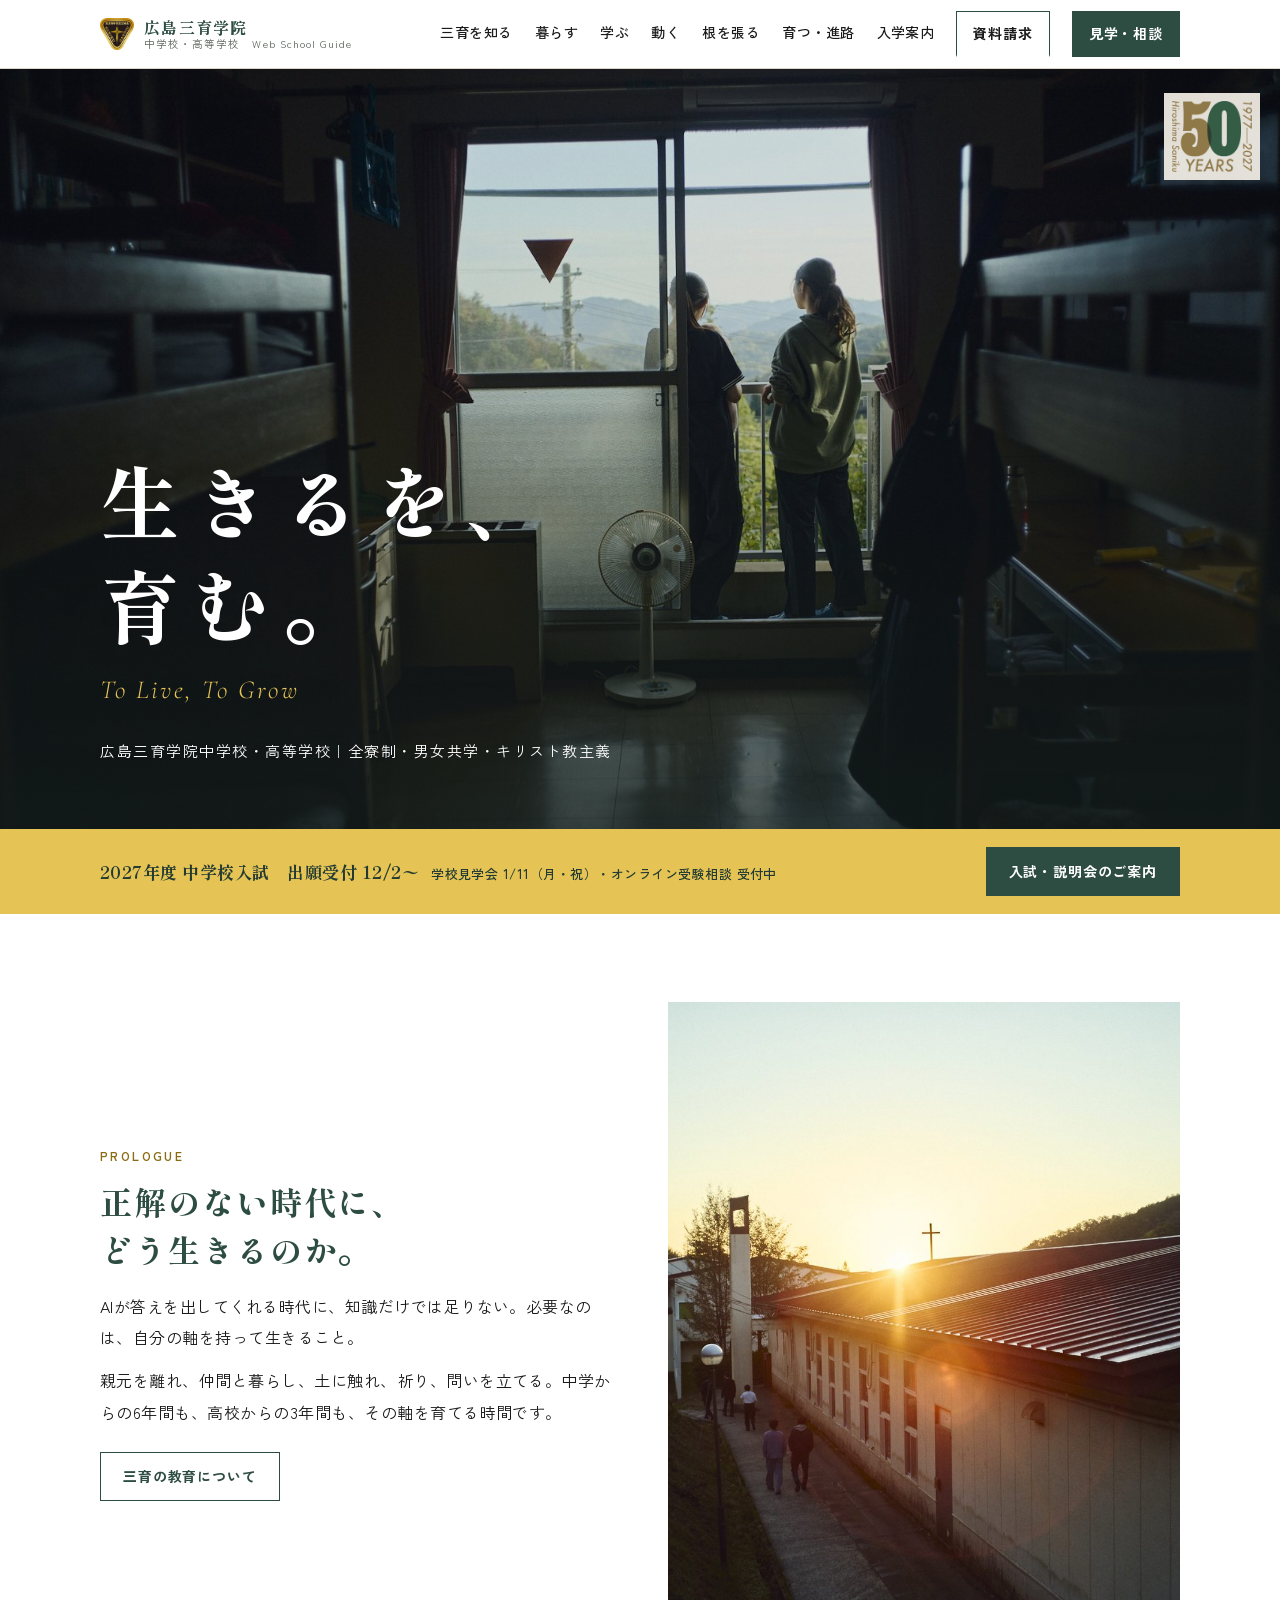
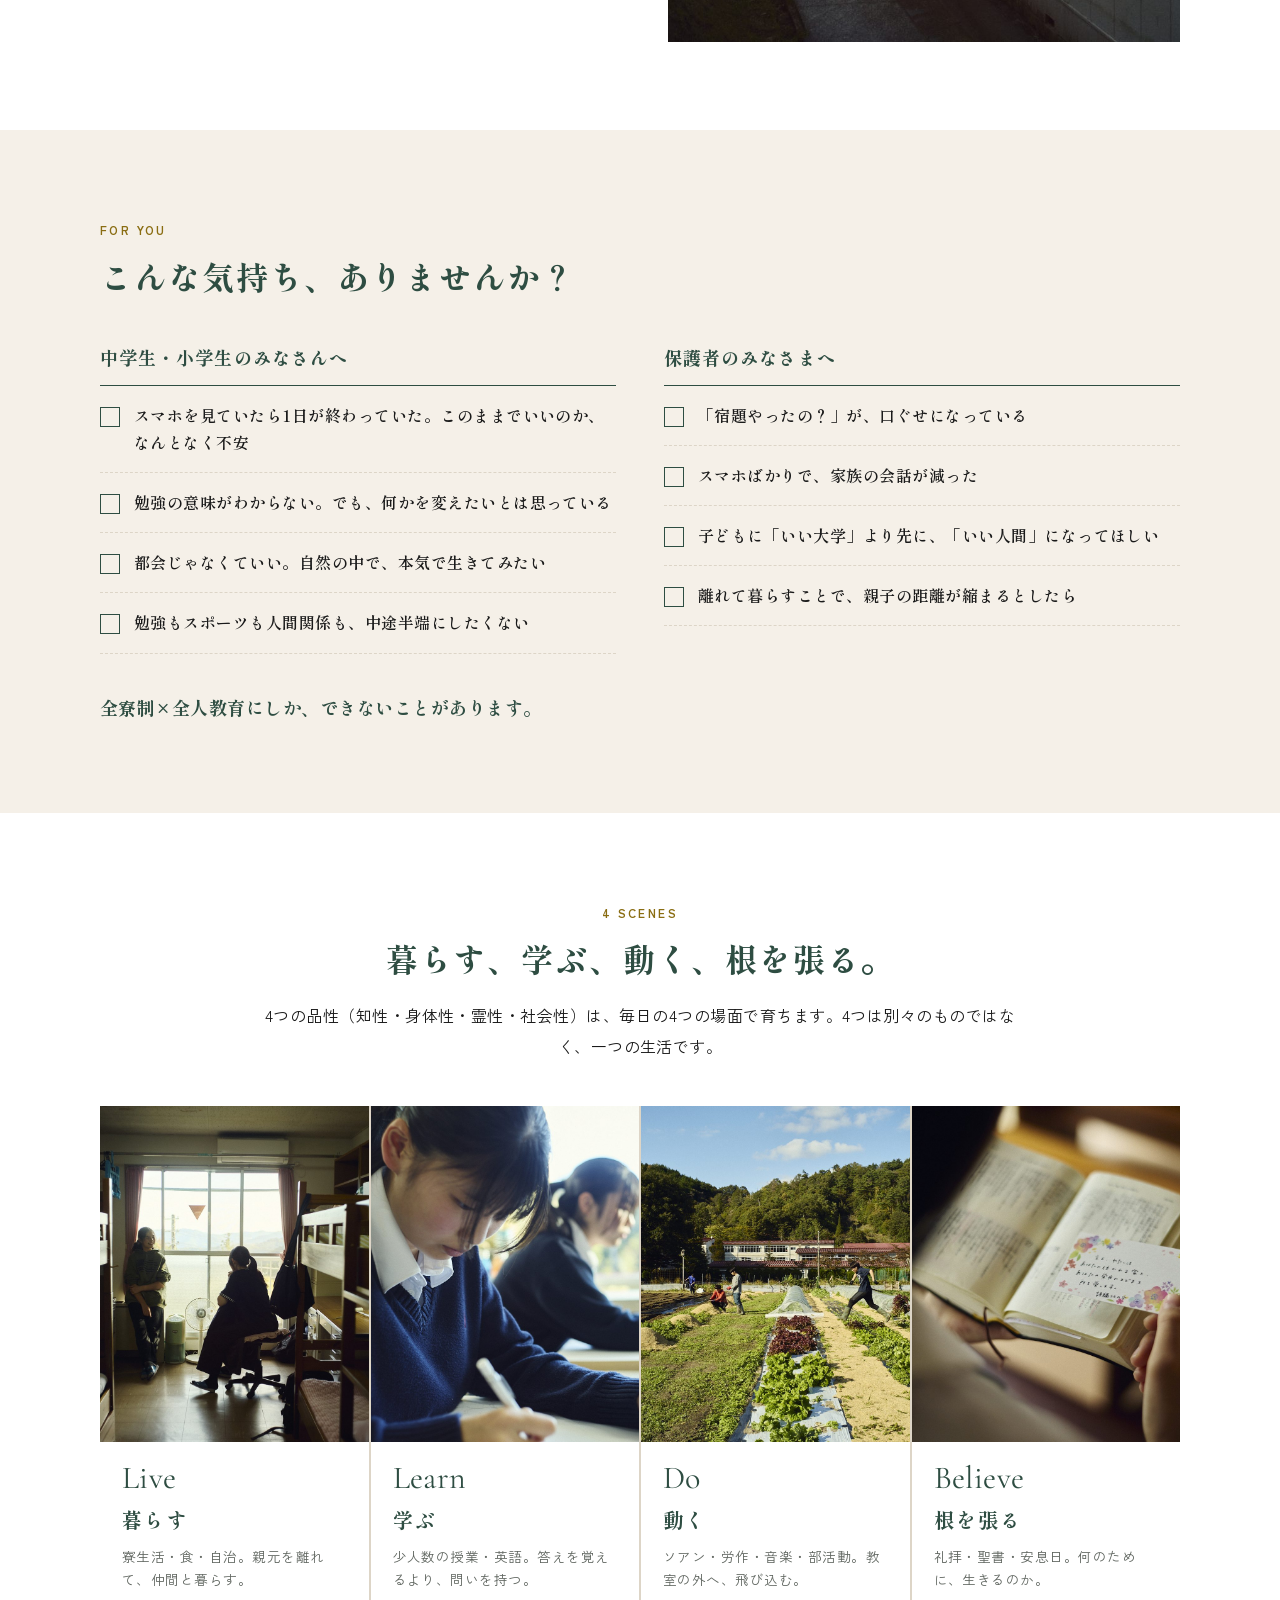
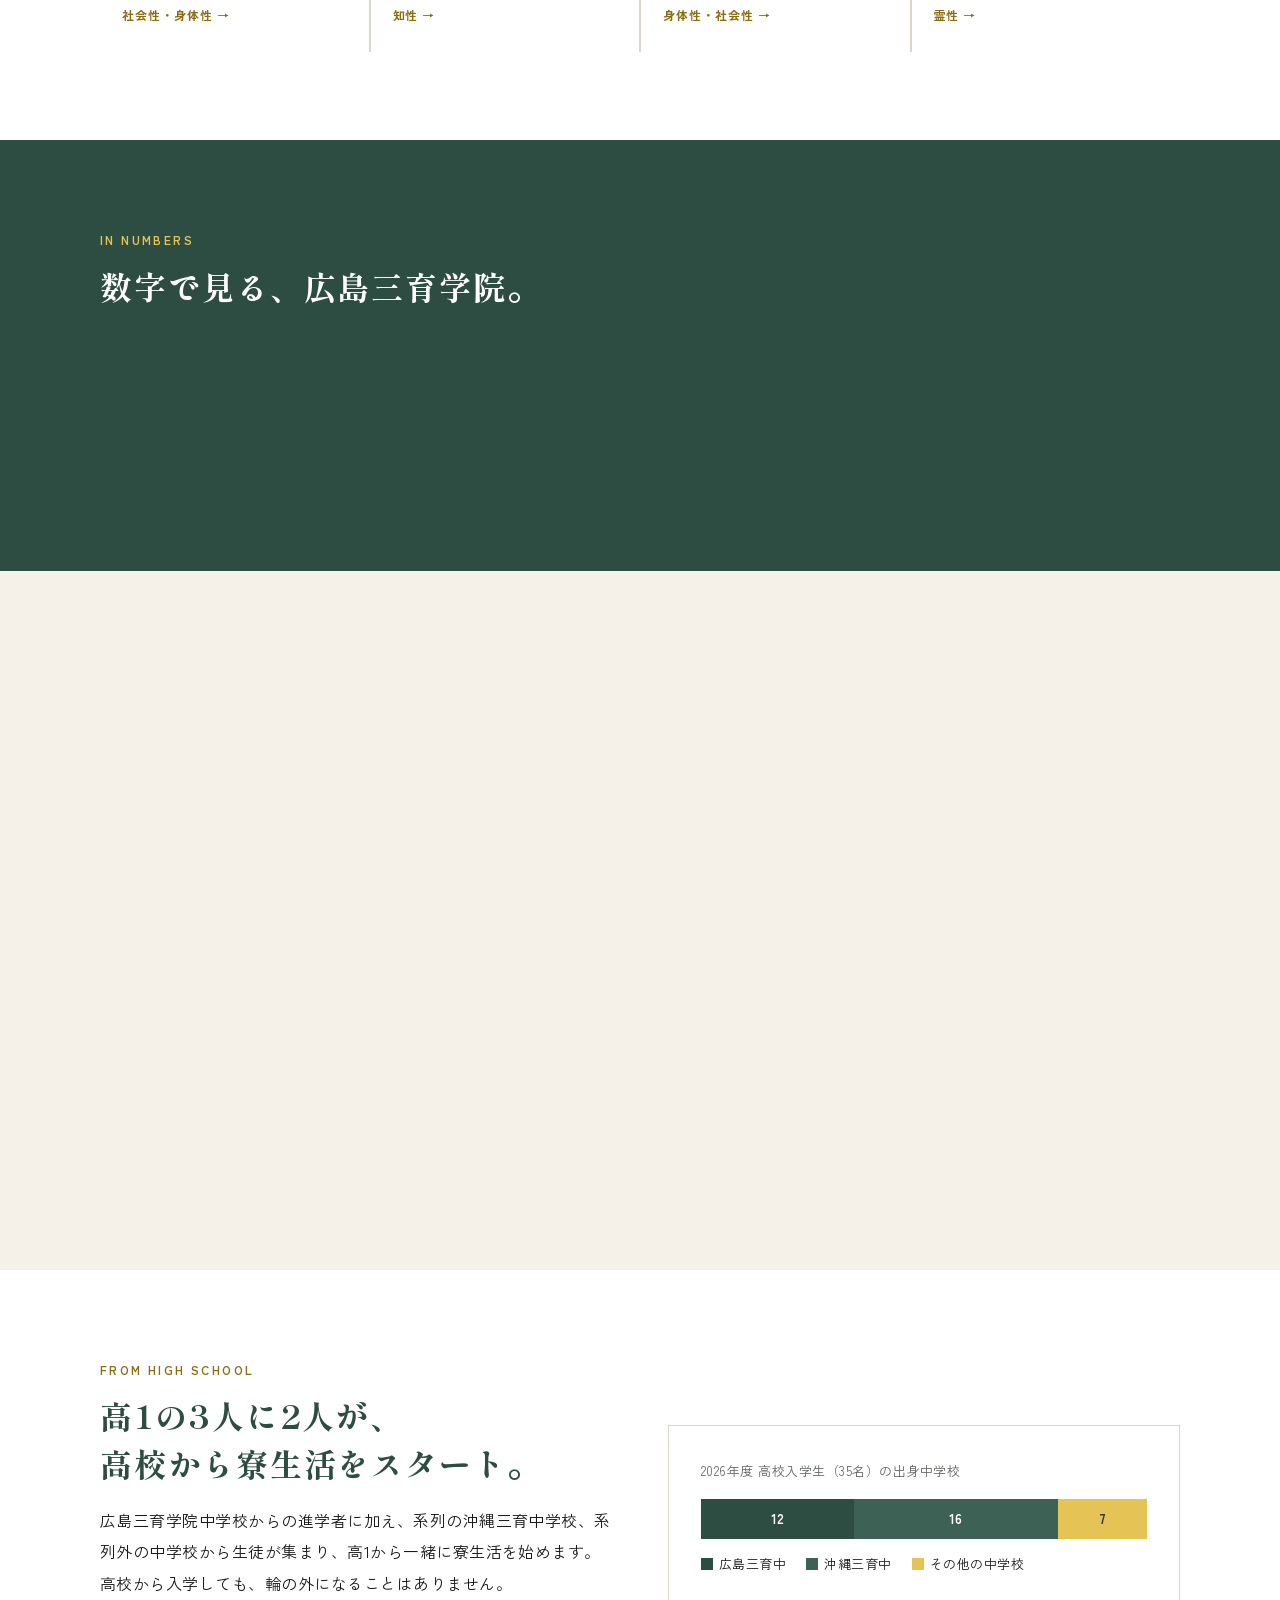
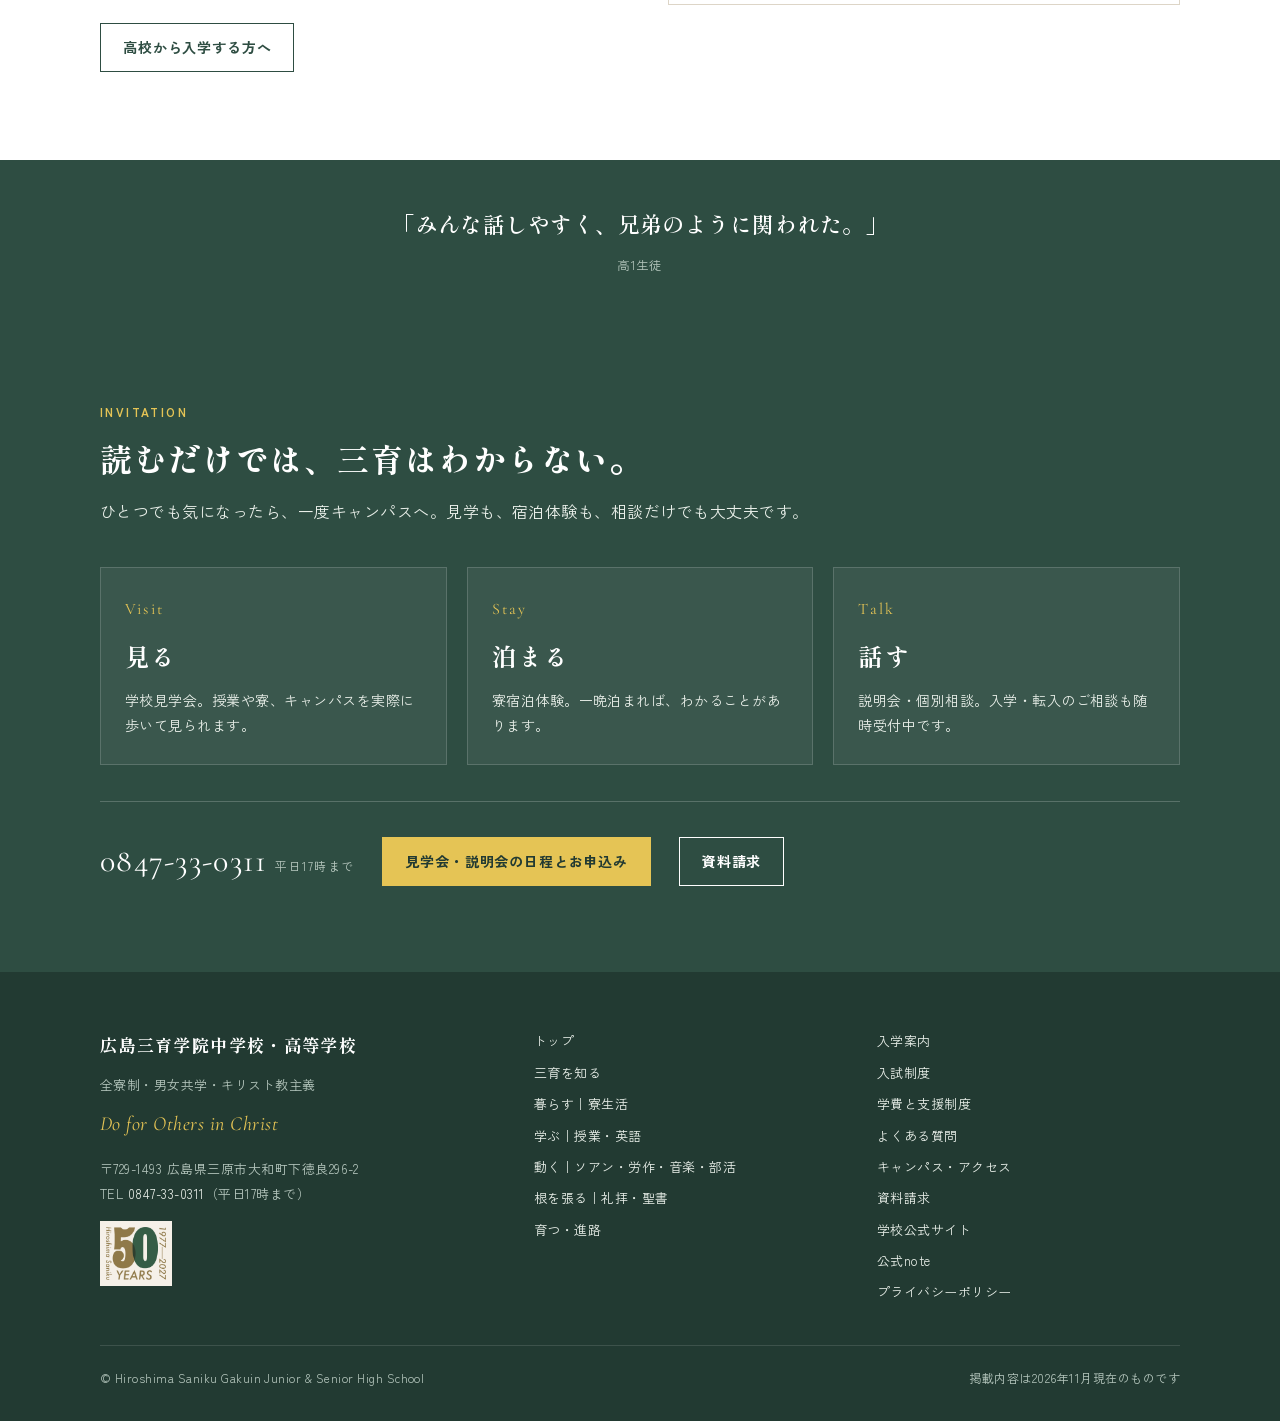
<file: index.html>
<!doctype html>
<html lang="ja">
<head>
<meta charset="utf-8">
<meta name="viewport" content="width=device-width, initial-scale=1">
<title>広島三育学院中学校・高等学校｜広島県三原市の全寮制・中高一貫校｜Web School Guide</title>
<meta name="description" content="広島県三原市大和町にある、全寮制・男女共学・キリスト教主義の中高一貫校。寮生活と少人数教育で「生きるを、育む。」学校見学会・寮宿泊体験・個別相談のご案内。">
<link rel="canonical" href="https://guide.hiroshima.saniku.ed.jp/">
<meta property="og:type" content="website">
<meta property="og:site_name" content="広島三育学院中学校・高等学校 Web School Guide">
<meta property="og:title" content="広島三育学院中学校・高等学校｜広島県三原市の全寮制・中高一貫校｜Web School Guide">
<meta property="og:description" content="広島県三原市大和町にある、全寮制・男女共学・キリスト教主義の中高一貫校。寮生活と少人数教育で「生きるを、育む。」学校見学会・寮宿泊体験・個別相談のご案内。">
<meta property="og:url" content="https://guide.hiroshima.saniku.ed.jp/">
<meta property="og:image" content="https://guide.hiroshima.saniku.ed.jp/assets/img/ogp.jpg">
<meta name="twitter:card" content="summary_large_image">
<meta name="theme-color" content="#2e4d42">
<link rel="icon" href="assets/img/emblem.png">
<link rel="preconnect" href="https://fonts.googleapis.com">
<link rel="preconnect" href="https://fonts.gstatic.com" crossorigin>
<link rel="stylesheet" href="https://fonts.googleapis.com/css2?family=Shippori+Mincho:wght@500;600;700;800&amp;family=Zen+Kaku+Gothic+New:wght@400;500;700&amp;family=Cormorant+Garamond:ital,wght@0,300;0,400;0,500;1,300;1,400&amp;display=swap">
<link rel="stylesheet" href="assets/css/style.css">
<script async src="https://www.googletagmanager.com/gtag/js?id=G-ZN9MK3SVNY"></script>
<script>window.dataLayer=window.dataLayer||[];function gtag(){dataLayer.push(arguments);}gtag('js',new Date());gtag('config','G-ZN9MK3SVNY');</script>
<script type="application/ld+json">
{
  "@context": "https://schema.org",
  "@type": "HighSchool",
  "name": "広島三育学院中学校・高等学校",
  "alternateName": "Hiroshima Saniku Gakuin Junior & Senior High School",
  "url": "https://guide.hiroshima.saniku.ed.jp/",
  "telephone": "+81-847-33-0311",
  "logo": "https://guide.hiroshima.saniku.ed.jp/assets/img/emblem.png",
  "address": {
    "@type": "PostalAddress",
    "postalCode": "729-1493",
    "addressRegion": "広島県",
    "addressLocality": "三原市",
    "streetAddress": "大和町下徳良296-2",
    "addressCountry": "JP"
  }
}
</script>
</head>
<body>
<a class="skip" href="#main">本文へ移動</a>
<header class="hd">
  <div class="in">
    <a class="logo" href="index.html" aria-label="広島三育学院 Web School Guide トップへ">
      <img src="assets/img/emblem.png" alt="" width="34" height="34">
      <span><b>広島三育学院</b><small>中学校・高等学校　Web School Guide</small></span>
    </a>
    <button class="menu-btn" type="button" aria-label="メニューを開く" aria-expanded="false" aria-controls="gnav"><svg viewBox="0 0 24 24" fill="none" stroke="currentColor" stroke-width="2" aria-hidden="true"><path d="M4 7h16M4 12h16M4 17h16"/></svg></button>
    <nav class="gnav" id="gnav" aria-label="メインメニュー">
      <a href="about.html">三育を知る</a>
      <a href="live.html">暮らす</a>
      <a href="learn.html">学ぶ</a>
      <a href="do.html">動く</a>
      <a href="believe.html">根を張る</a>
      <a href="grow.html">育つ・進路</a>
      <a href="admission.html">入学案内</a>
      <a class="btn" href="https://docs.google.com/a/saniku.ed.jp/forms/d/e/1FAIpQLSfEn3PVfSddrivJyTrLy3nX7ndAHgS3T33gy6OCp4jaVe19fg/viewform?c=0&amp;w=1" target="_blank" rel="noopener">資料請求</a>
      <a class="btn solid" href="admission.html#visit">見学・相談</a>
    </nav>
  </div>
</header>
<main id="main">

<section class="hero">
  <img data-photo="TOP-01" class="bg" src="assets/img/photo/TOP-01.jpg" alt="寮の部屋の窓辺から山を眺める2人の生徒の後ろ姿" fetchpriority="high">
  <img class="y50" src="assets/img/logo50.png" alt="広島開校50周年 1977–2027" width="96" height="86">
  <div class="in">
    <h1>生きるを、<br>育む。</h1>
    <span class="en">To Live, To Grow</span>
    <p>広島三育学院中学校・高等学校｜全寮制・男女共学・キリスト教主義</p>
  </div>
</section>

<div style="background:var(--accent)">
  <div class="in" style="display:flex;flex-wrap:wrap;align-items:center;justify-content:space-between;gap:12px 24px;padding-block:18px">
    <p style="margin:0;font-family:var(--display);font-weight:700;color:var(--green-d);font-size:17px">2027年度 中学校入試　出願受付 12/2〜<span style="font-family:var(--body);font-weight:500;font-size:13px;margin-left:12px">学校見学会 1/11（月・祝）・オンライン受験相談 受付中</span></p>
    <a class="btn solid" href="admission.html#nyushi2027">入試・説明会のご案内</a>
  </div>
</div>

<section class="sec" aria-labelledby="pro-h">
  <div class="in split">
    <div class="reveal">
      <span class="tag">PROLOGUE</span>
      <h2 id="pro-h">正解のない時代に、<br>どう生きるのか。</h2>
      <p class="lead">AIが答えを出してくれる時代に、知識だけでは足りない。必要なのは、自分の軸を持って生きること。</p>
      <p class="lead" style="margin-top:12px">親元を離れ、仲間と暮らし、土に触れ、祈り、問いを立てる。中学からの6年間も、高校からの3年間も、その軸を育てる時間です。</p>
      <p style="margin-top:24px"><a class="btn" href="about.html">三育の教育について</a></p>
    </div>
    <img data-photo="TOP-02" class="reveal" src="assets/img/photo/TOP-02.jpg" alt="夕日に照らされた寮の間の道" style="aspect-ratio:4/5">
  </div>
</section>

<section class="sec cream" aria-labelledby="chk-h">
  <div class="in">
    <div class="head">
      <span class="tag">FOR YOU</span>
      <h2 id="chk-h">こんな気持ち、ありませんか？</h2>
    </div>
    <div class="g2" style="gap:48px">
      <div class="reveal">
        <h3 style="font-size:18px;margin-bottom:14px">中学生・小学生のみなさんへ</h3>
        <ul class="checks" style="grid-template-columns:1fr">
          <li>スマホを見ていたら1日が終わっていた。このままでいいのか、なんとなく不安</li>
          <li>勉強の意味がわからない。でも、何かを変えたいとは思っている</li>
          <li>都会じゃなくていい。自然の中で、本気で生きてみたい</li>
          <li>勉強もスポーツも人間関係も、中途半端にしたくない</li>
        </ul>
      </div>
      <div class="reveal">
        <h3 style="font-size:18px;margin-bottom:14px">保護者のみなさまへ</h3>
        <ul class="checks" style="grid-template-columns:1fr">
          <li>「宿題やったの？」が、口ぐせになっている</li>
          <li>スマホばかりで、家族の会話が減った</li>
          <li>子どもに「いい大学」より先に、「いい人間」になってほしい</li>
          <li>離れて暮らすことで、親子の距離が縮まるとしたら</li>
        </ul>
      </div>
    </div>
    <p class="lead reveal" style="margin-top:36px;font-family:var(--display);font-weight:700;color:var(--green);font-size:18px">全寮制×全人教育にしか、できないことがあります。</p>
  </div>
</section>

<section class="sec" aria-labelledby="v-h">
  <div class="in">
    <div class="head center">
      <span class="tag">4 SCENES</span>
      <h2 id="v-h">暮らす、学ぶ、動く、根を張る。</h2>
      <p class="lead">4つの品性（知性・身体性・霊性・社会性）は、毎日の4つの場面で育ちます。4つは別々のものではなく、一つの生活です。</p>
    </div>
    <div class="verbs reveal">
      <a class="verb" href="live.html"><img data-photo="TOP-03" src="assets/img/photo/TOP-03.jpg" alt="寮の部屋の窓辺で過ごす2人の生徒" loading="lazy"><span class="t"><i>Live</i><b>暮らす</b><span>寮生活・食・自治。親元を離れて、仲間と暮らす。</span><em>社会性・身体性 →</em></span></a>
      <a class="verb" href="learn.html"><img data-photo="TOP-04" src="assets/img/photo/TOP-04.jpg" alt="教室でノートに向かう生徒" loading="lazy"><span class="t"><i>Learn</i><b>学ぶ</b><span>少人数の授業・英語。答えを覚えるより、問いを持つ。</span><em>知性 →</em></span></a>
      <a class="verb" href="do.html"><img data-photo="TOP-05" src="assets/img/photo/TOP-05.jpg" alt="山に囲まれた畑で作業する生徒たち" loading="lazy"><span class="t"><i>Do</i><b>動く</b><span>ソアン・労作・音楽・部活動。教室の外へ、飛び込む。</span><em>身体性・社会性 →</em></span></a>
      <a class="verb" href="believe.html"><img data-photo="TOP-06" src="assets/img/photo/TOP-06.jpg" alt="カードをはさんだ聖書を読む手元" loading="lazy"><span class="t"><i>Believe</i><b>根を張る</b><span>礼拝・聖書・安息日。何のために、生きるのか。</span><em>霊性 →</em></span></a>
    </div>
  </div>
</section>

<section class="sec green" aria-labelledby="n-h">
  <div class="in">
    <div class="head">
      <span class="tag">IN NUMBERS</span>
      <h2 id="n-h">数字で見る、広島三育学院。</h2>
    </div>
    <div class="stats reveal">
      <div class="stat"><b>1:8</b><span>教師と生徒の比率。一人ひとりに目が届く少人数教育</span></div>
      <div class="stat"><b>8<small>割以上</small></b><span>の生徒が、聖歌隊・ハンドベル・ブラスバンドで音楽活動に参加</span></div>
      <div class="stat"><b>8–9<small>割</small></b><span>大学・専門学校への進学率。進路は“高さ”より“幅”で</span></div>
      <div class="stat"><b>1977</b><span>広島に開校。2027年に開校50周年を迎えます</span></div>
    </div>
  </div>
</section>

<section class="sec cream" aria-labelledby="p-h">
  <div class="in split rev">
    <div class="reveal">
      <span class="tag">FOR PARENTS</span>
      <h2 id="p-h">「管理する親」から<br>「見守る親」へ。</h2>
      <p class="lead">変わったのは、子どもだけではありませんでした。口出しが減り、信じて待てるようになった。離れて暮らすからこそ、親子の関係も育ちます。</p>
      <div class="quote" style="margin-top:24px"><p>「寮なんかに入れて寂しくないの？とよく言われるけれど、こんな経験をプレゼントしてあげられることを誇りに思っています。」</p><cite>高2保護者（アンケートより）</cite></div>
      <p style="margin-top:24px"><a class="btn" href="grow.html">入学後の変化と、保護者の声</a></p>
    </div>
    <img data-photo="TOP-07" class="reveal" src="assets/img/photo/TOP-07.jpg" alt="夕日の差す階段に座る生徒たち" loading="lazy">
  </div>
</section>

<section class="sec" aria-labelledby="h-h">
  <div class="in split">
    <div class="reveal">
      <span class="tag">FROM HIGH SCHOOL</span>
      <h2 id="h-h">高1の3人に2人が、<br>高校から寮生活をスタート。</h2>
      <p class="lead">広島三育学院中学校からの進学者に加え、系列の沖縄三育中学校、系列外の中学校から生徒が集まり、高1から一緒に寮生活を始めます。高校から入学しても、輪の外になることはありません。</p>
      <p style="margin-top:24px"><a class="btn" href="admission.html#high">高校から入学する方へ</a></p>
    </div>
    <div class="box reveal">
      <p style="font-size:13px;color:var(--mute)">2026年度 高校入学生（35名）の出身中学校</p>
      <div class="bar" role="img" aria-label="広島三育中から12名、沖縄三育中から16名、その他の中学校から7名">
        <span style="width:34.3%;background:var(--green)">12</span><span style="width:45.7%;background:var(--green-l)">16</span><span style="width:20%;background:var(--accent);color:var(--green-d)">7</span>
      </div>
      <div class="legend"><span><i style="background:var(--green)"></i>広島三育中</span><span><i style="background:var(--green-l)"></i>沖縄三育中</span><span><i style="background:var(--accent)"></i>その他の中学校</span></div>
    </div>
  </div>
</section>

<div class="voice-strip">
  <div class="in">
    <blockquote>「みんな話しやすく、兄弟のように関われた。」<cite>高1生徒</cite></blockquote>
  </div>
</div>

<section class="cta" aria-labelledby="cta-h">
  <div class="in">
    <span class="tag" style="color:var(--accent)">INVITATION</span>
    <h2 id="cta-h">読むだけでは、三育はわからない。</h2>
    <p style="margin-top:14px;max-width:720px">ひとつでも気になったら、一度キャンパスへ。見学も、宿泊体験も、相談だけでも大丈夫です。</p>
    <div class="doors">
      <a class="door" href="https://www.saniku.ac.jp/hiroshima/news/001722.php" target="_blank" rel="noopener"><i>Visit</i><b>見る</b><span>学校見学会。授業や寮、キャンパスを実際に歩いて見られます。</span></a>
      <a class="door" href="https://www.saniku.ac.jp/hiroshima/news/001722.php" target="_blank" rel="noopener"><i>Stay</i><b>泊まる</b><span>寮宿泊体験。一晩泊まれば、わかることがあります。</span></a>
      <a class="door" href="https://www.saniku.ac.jp/hiroshima/news/001722.php" target="_blank" rel="noopener"><i>Talk</i><b>話す</b><span>説明会・個別相談。入学・転入のご相談も随時受付中です。</span></a>
    </div>
    <div class="contact">
      <a class="tel" href="tel:0847330311">0847-33-0311<small>平日17時まで</small></a>
      <a class="btn gold" href="https://www.saniku.ac.jp/hiroshima/news/001722.php" target="_blank" rel="noopener">見学会・説明会の日程とお申込み</a>
      <a class="btn light" href="https://docs.google.com/a/saniku.ed.jp/forms/d/e/1FAIpQLSfEn3PVfSddrivJyTrLy3nX7ndAHgS3T33gy6OCp4jaVe19fg/viewform?c=0&amp;w=1" target="_blank" rel="noopener">資料請求</a>
    </div>
  </div>
</section>
</main>
<footer class="ft">
  <div class="in">
    <div class="cols">
      <div>
        <b>広島三育学院中学校・高等学校</b>
        <p style="margin-top:10px">全寮制・男女共学・キリスト教主義</p>
        <p class="motto">Do for Others in Christ</p>
        <p style="margin-top:12px">〒729-1493 広島県三原市大和町下徳良296-2<br>TEL <a href="tel:0847330311">0847-33-0311</a>（平日17時まで）</p>
        <img class="y50" src="assets/img/logo50.png" alt="広島開校50周年 1977–2027" width="72" height="64">
      </div>
      <div>
        <ul>
          <li><a href="index.html">トップ</a></li>
          <li><a href="about.html">三育を知る</a></li>
          <li><a href="live.html">暮らす｜寮生活</a></li>
          <li><a href="learn.html">学ぶ｜授業・英語</a></li>
          <li><a href="do.html">動く｜ソアン・労作・音楽・部活</a></li>
          <li><a href="believe.html">根を張る｜礼拝・聖書</a></li>
          <li><a href="grow.html">育つ・進路</a></li>
        </ul>
      </div>
      <div>
        <ul>
          <li><a href="admission.html">入学案内</a></li>
          <li><a href="admission.html#exam">入試制度</a></li>
          <li><a href="admission.html#tuition">学費と支援制度</a></li>
          <li><a href="admission.html#faq">よくある質問</a></li>
          <li><a href="admission.html#access">キャンパス・アクセス</a></li>
          <li><a href="https://docs.google.com/a/saniku.ed.jp/forms/d/e/1FAIpQLSfEn3PVfSddrivJyTrLy3nX7ndAHgS3T33gy6OCp4jaVe19fg/viewform?c=0&amp;w=1" target="_blank" rel="noopener">資料請求</a></li>
          <li><a href="https://www.saniku.ac.jp/hiroshima/" target="_blank" rel="noopener">学校公式サイト</a></li>
          <li><a href="https://hsg-edu.note.jp/" target="_blank" rel="noopener">公式note</a></li>
          <li><a href="privacy.html">プライバシーポリシー</a></li>
        </ul>
      </div>
    </div>
    <div class="copy"><span>© Hiroshima Saniku Gakuin Junior &amp; Senior High School</span><span>掲載内容は2026年11月現在のものです</span></div>
  </div>
</footer>
<script src="assets/js/main.js"></script>
</body>
</html>
</file>
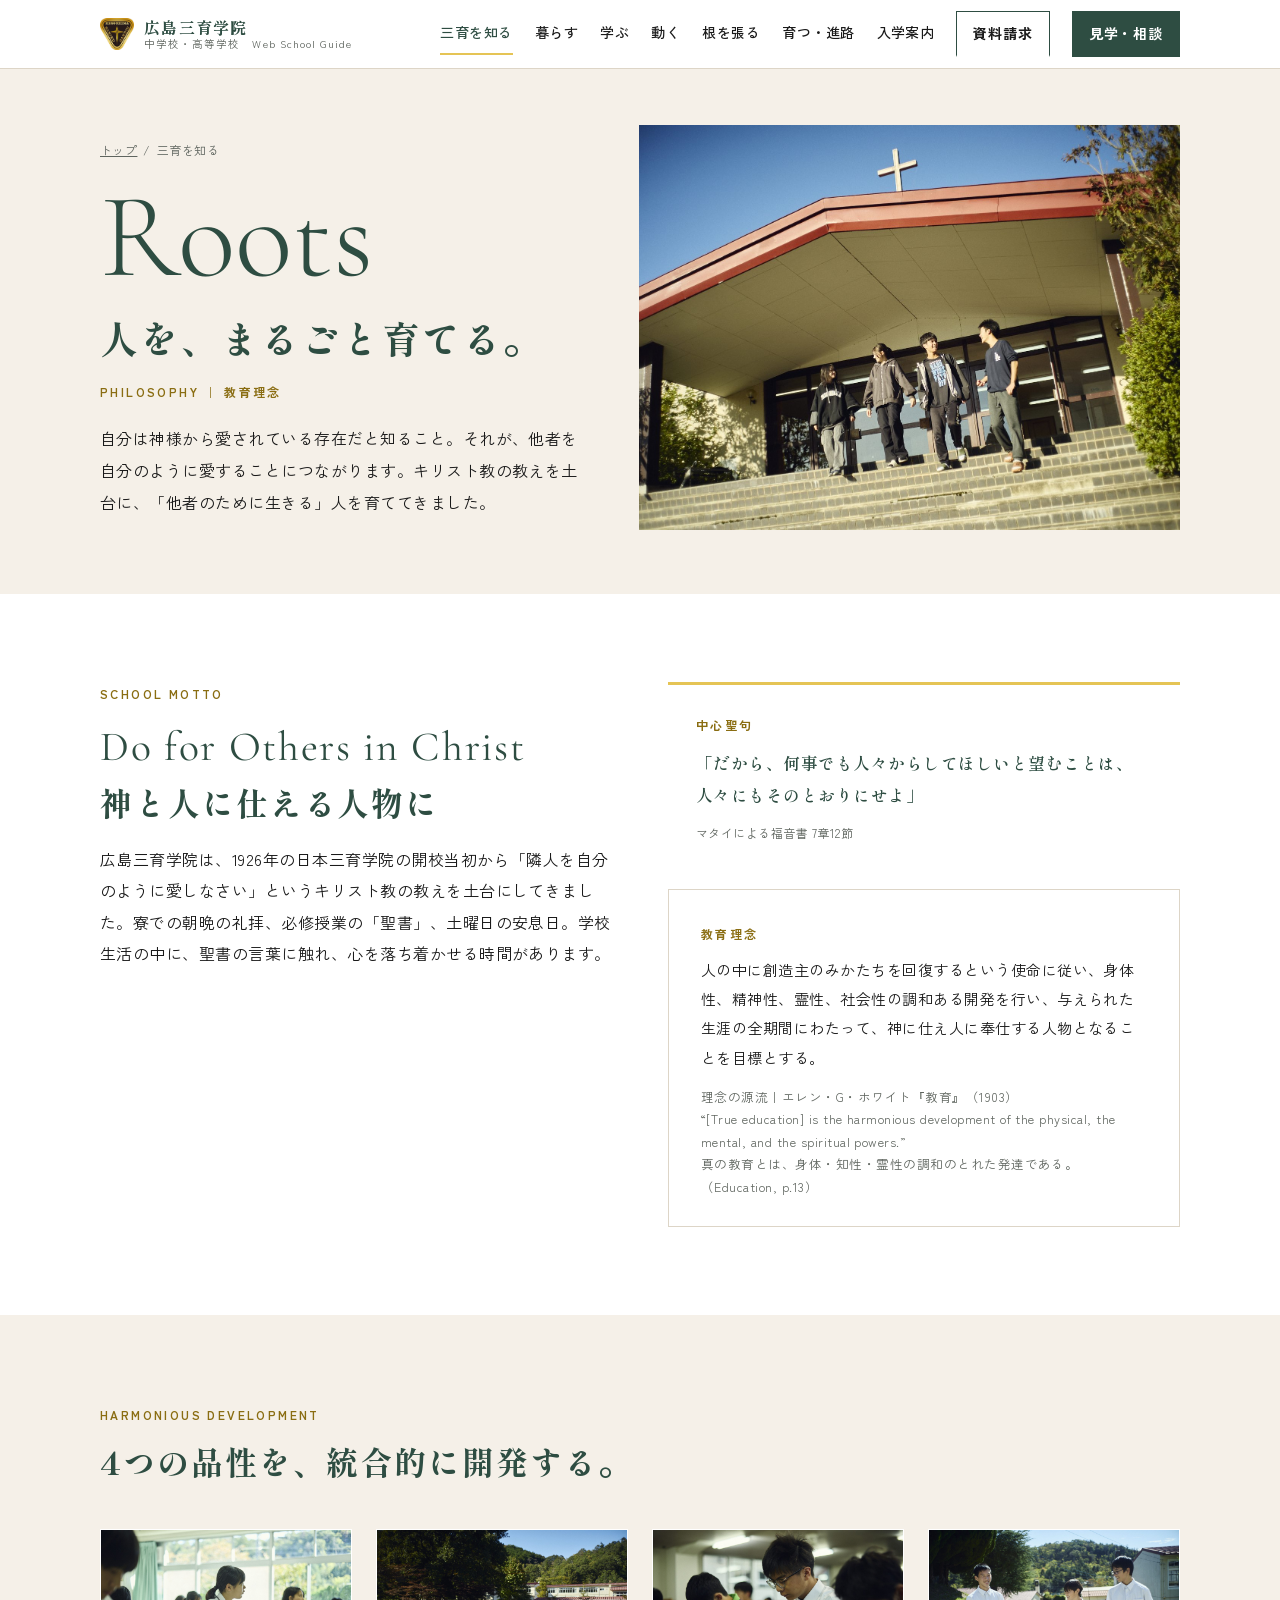
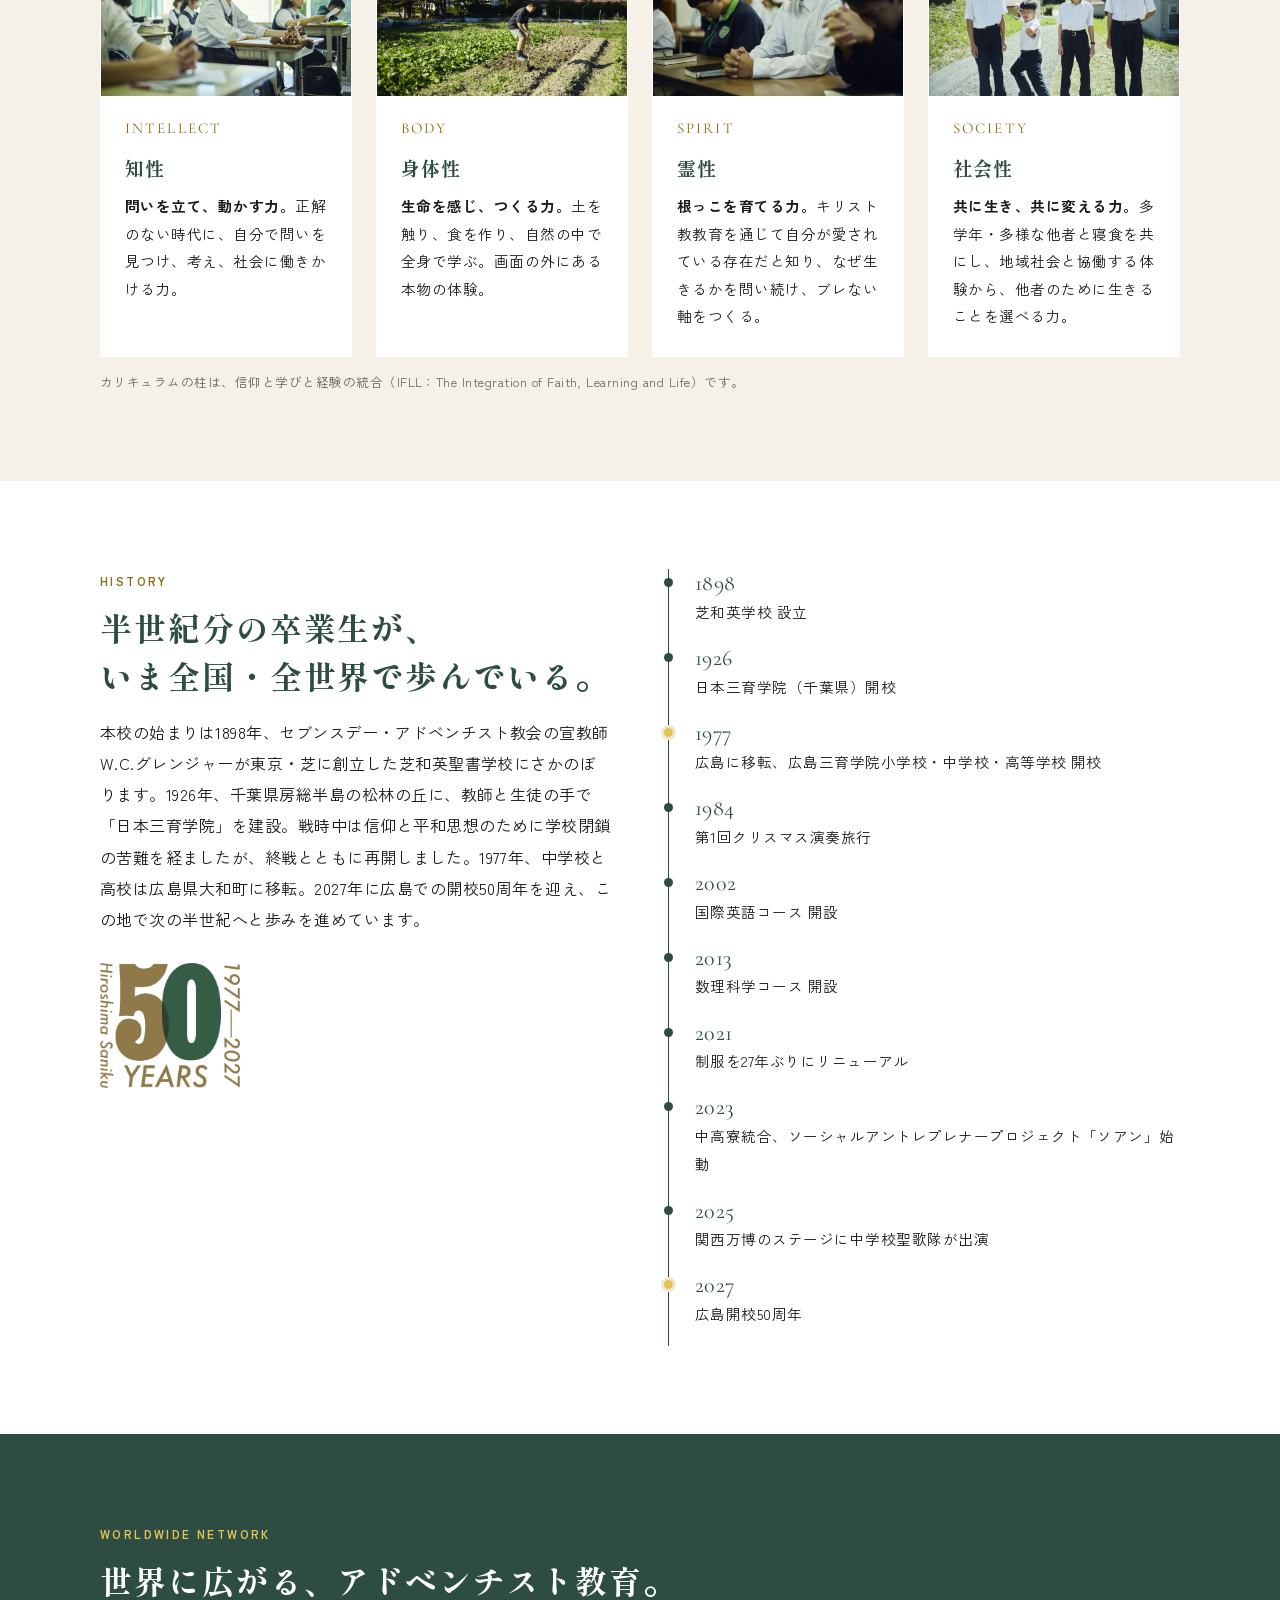
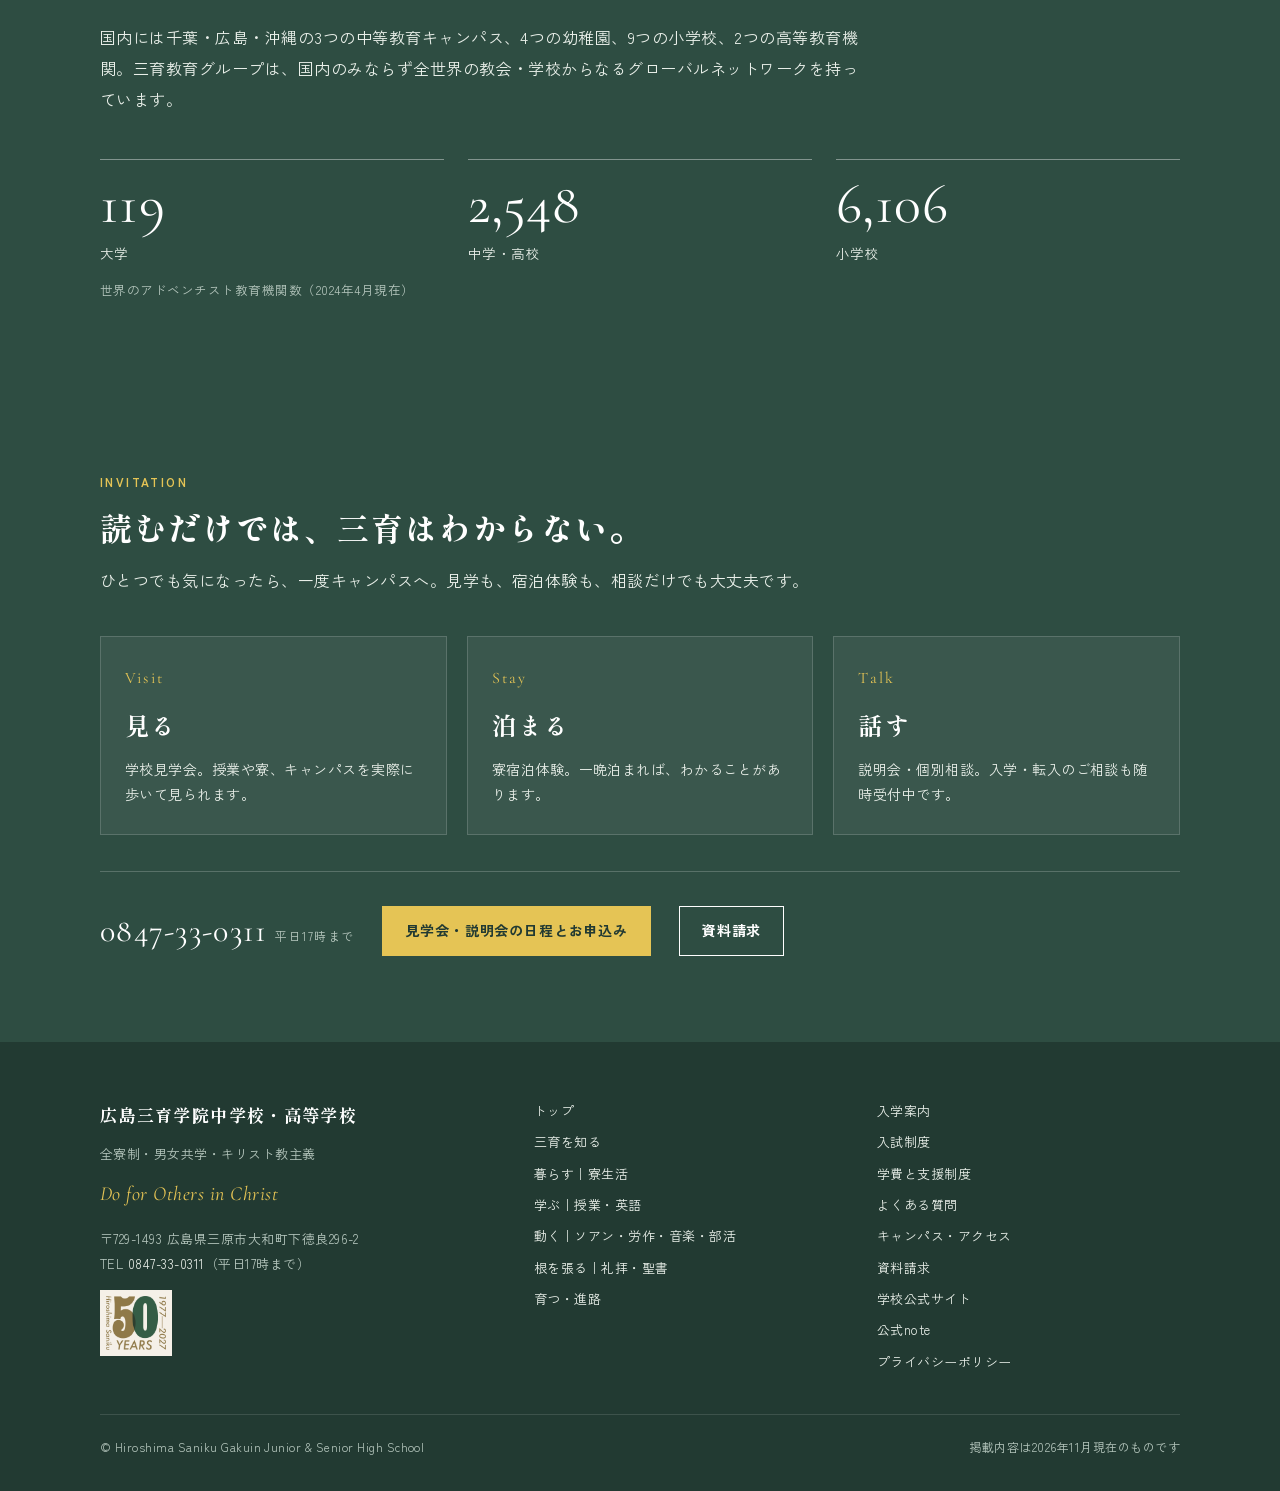
<file: about.html>
<!doctype html>
<html lang="ja">
<head>
<meta charset="utf-8">
<meta name="viewport" content="width=device-width, initial-scale=1">
<title>三育を知る｜広島三育学院 Web School Guide</title>
<meta name="description" content="教育理念「人を、まるごと育てる。」、スクールモットーDo for Others in Christ、4つの品性、1898年からの歴史と世界の三育教育ネットワーク。">
<link rel="canonical" href="https://guide.hiroshima.saniku.ed.jp/about.html">
<meta property="og:type" content="article">
<meta property="og:site_name" content="広島三育学院中学校・高等学校 Web School Guide">
<meta property="og:title" content="三育を知る｜広島三育学院 Web School Guide">
<meta property="og:description" content="教育理念「人を、まるごと育てる。」、スクールモットーDo for Others in Christ、4つの品性、1898年からの歴史と世界の三育教育ネットワーク。">
<meta property="og:url" content="https://guide.hiroshima.saniku.ed.jp/about.html">
<meta property="og:image" content="https://guide.hiroshima.saniku.ed.jp/assets/img/ogp.jpg">
<meta name="twitter:card" content="summary_large_image">
<meta name="theme-color" content="#2e4d42">
<link rel="icon" href="assets/img/emblem.png">
<link rel="preconnect" href="https://fonts.googleapis.com">
<link rel="preconnect" href="https://fonts.gstatic.com" crossorigin>
<link rel="stylesheet" href="https://fonts.googleapis.com/css2?family=Shippori+Mincho:wght@500;600;700;800&amp;family=Zen+Kaku+Gothic+New:wght@400;500;700&amp;family=Cormorant+Garamond:ital,wght@0,300;0,400;0,500;1,300;1,400&amp;display=swap">
<link rel="stylesheet" href="assets/css/style.css">
<script async src="https://www.googletagmanager.com/gtag/js?id=G-ZN9MK3SVNY"></script>
<script>window.dataLayer=window.dataLayer||[];function gtag(){dataLayer.push(arguments);}gtag('js',new Date());gtag('config','G-ZN9MK3SVNY');</script>
</head>
<body>
<a class="skip" href="#main">本文へ移動</a>
<header class="hd">
  <div class="in">
    <a class="logo" href="index.html" aria-label="広島三育学院 Web School Guide トップへ">
      <img src="assets/img/emblem.png" alt="" width="34" height="34">
      <span><b>広島三育学院</b><small>中学校・高等学校　Web School Guide</small></span>
    </a>
    <button class="menu-btn" type="button" aria-label="メニューを開く" aria-expanded="false" aria-controls="gnav"><svg viewBox="0 0 24 24" fill="none" stroke="currentColor" stroke-width="2" aria-hidden="true"><path d="M4 7h16M4 12h16M4 17h16"/></svg></button>
    <nav class="gnav" id="gnav" aria-label="メインメニュー">
      <a href="about.html" aria-current="page">三育を知る</a>
      <a href="live.html">暮らす</a>
      <a href="learn.html">学ぶ</a>
      <a href="do.html">動く</a>
      <a href="believe.html">根を張る</a>
      <a href="grow.html">育つ・進路</a>
      <a href="admission.html">入学案内</a>
      <a class="btn" href="https://docs.google.com/a/saniku.ed.jp/forms/d/e/1FAIpQLSfEn3PVfSddrivJyTrLy3nX7ndAHgS3T33gy6OCp4jaVe19fg/viewform?c=0&amp;w=1" target="_blank" rel="noopener">資料請求</a>
      <a class="btn solid" href="admission.html#visit">見学・相談</a>
    </nav>
  </div>
</header>
<main id="main">

<section class="phero">
  <div class="in">
    <div>
      <nav class="crumb" aria-label="パンくずリスト"><a href="index.html">トップ</a><span>/</span><span>三育を知る</span></nav>
      <span class="big">Roots</span>
      <h1>人を、まるごと育てる。</h1>
      <span class="sub">PHILOSOPHY ｜ 教育理念</span>
      <p class="lead">自分は神様から愛されている存在だと知ること。それが、他者を自分のように愛することにつながります。キリスト教の教えを土台に、「他者のために生きる」人を育ててきました。</p>
    </div>
    <figure>
      <img data-photo="AB-01" src="assets/img/photo/AB-01.jpg" alt="礼拝堂の階段を下りてくる生徒たち">
    </figure>
  </div>
</section>

<section class="sec" aria-labelledby="m-h">
  <div class="in">
    <div class="split" style="align-items:start">
      <div class="reveal">
        <span class="tag">SCHOOL MOTTO</span>
        <h2 id="m-h"><span class="en" style="font-weight:400;font-size:1.3em">Do for Others in Christ</span><br>神と人に仕える人物に</h2>
        <p class="lead">広島三育学院は、1926年の日本三育学院の開校当初から「隣人を自分のように愛しなさい」というキリスト教の教えを土台にしてきました。寮での朝晩の礼拝、必修授業の「聖書」、土曜日の安息日。学校生活の中に、聖書の言葉に触れ、心を落ち着かせる時間があります。</p>
      </div>
      <div class="reveal" style="display:grid;gap:20px">
        <div class="quote"><span class="tag">中心聖句</span><p>「だから、何事でも人々からしてほしいと望むことは、人々にもそのとおりにせよ」</p><cite>マタイによる福音書 7章12節</cite></div>
        <div class="box">
          <span class="tag">教育理念</span>
          <p style="font-size:15px">人の中に創造主のみかたちを回復するという使命に従い、身体性、精神性、霊性、社会性の調和ある開発を行い、与えられた生涯の全期間にわたって、神に仕え人に奉仕する人物となることを目標とする。</p>
          <p class="note">理念の源流｜エレン・G・ホワイト『教育』（1903）<br>“[True education] is the harmonious development of the physical, the mental, and the spiritual powers.”<br>真の教育とは、身体・知性・霊性の調和のとれた発達である。（Education, p.13）</p>
        </div>
      </div>
    </div>
  </div>
</section>

<section class="sec cream" aria-labelledby="q-h">
  <div class="in">
    <div class="head">
      <span class="tag">HARMONIOUS DEVELOPMENT</span>
      <h2 id="q-h">4つの品性を、統合的に開発する。</h2>
    </div>
    <div class="g4">
      <div class="card reveal"><img data-photo="AB-02" src="assets/img/photo/AB-02.jpg" alt="教室で授業を受ける生徒たち" loading="lazy"><span class="num">INTELLECT</span><h3>知性</h3><p><b>問いを立て、動かす力。</b>正解のない時代に、自分で問いを見つけ、考え、社会に働きかける力。</p></div>
      <div class="card reveal"><img data-photo="AB-03" src="assets/img/photo/AB-03.jpg" alt="畑を耕す生徒" loading="lazy"><span class="num">BODY</span><h3>身体性</h3><p><b>生命を感じ、つくる力。</b>土を触り、食を作り、自然の中で全身で学ぶ。画面の外にある本物の体験。</p></div>
      <div class="card reveal"><img data-photo="AB-04" src="assets/img/photo/AB-04.jpg" alt="手を組んで祈る生徒たち" loading="lazy"><span class="num">SPIRIT</span><h3>霊性</h3><p><b>根っこを育てる力。</b>キリスト教教育を通じて自分が愛されている存在だと知り、なぜ生きるかを問い続け、ブレない軸をつくる。</p></div>
      <div class="card reveal"><img data-photo="AB-05" src="assets/img/photo/AB-05.jpg" alt="キャンパスの坂道で話す4人の生徒" loading="lazy"><span class="num">SOCIETY</span><h3>社会性</h3><p><b>共に生き、共に変える力。</b>多学年・多様な他者と寝食を共にし、地域社会と協働する体験から、他者のために生きることを選べる力。</p></div>
    </div>
    <p class="note">カリキュラムの柱は、信仰と学びと経験の統合（IFLL：The Integration of Faith, Learning and Life）です。</p>
  </div>
</section>

<section class="sec" aria-labelledby="h-h">
  <div class="in split" style="align-items:start">
    <div class="reveal">
      <span class="tag">HISTORY</span>
      <h2 id="h-h">半世紀分の卒業生が、<br>いま全国・全世界で歩んでいる。</h2>
      <p class="lead">本校の始まりは1898年、セブンスデー・アドベンチスト教会の宣教師W.C.グレンジャーが東京・芝に創立した芝和英聖書学校にさかのぼります。1926年、千葉県房総半島の松林の丘に、教師と生徒の手で「日本三育学院」を建設。戦時中は信仰と平和思想のために学校閉鎖の苦難を経ましたが、終戦とともに再開しました。1977年、中学校と高校は広島県大和町に移転。2027年に広島での開校50周年を迎え、この地で次の半世紀へと歩みを進めています。</p>
      <img src="assets/img/logo50.png" alt="広島開校50周年ロゴ 1977–2027" width="760" height="677" style="width:140px;margin-top:28px" loading="lazy">
    </div>
    <ol class="hist reveal">
      <li><b>1898</b>芝和英学校 設立</li>
      <li><b>1926</b>日本三育学院（千葉県）開校</li>
      <li class="hi"><b>1977</b>広島に移転、広島三育学院小学校・中学校・高等学校 開校</li>
      <li><b>1984</b>第1回クリスマス演奏旅行</li>
      <li><b>2002</b>国際英語コース 開設</li>
      <li><b>2013</b>数理科学コース 開設</li>
      <li><b>2021</b>制服を27年ぶりにリニューアル</li>
      <li><b>2023</b>中高寮統合、ソーシャルアントレプレナープロジェクト「ソアン」始動</li>
      <li><b>2025</b>関西万博のステージに中学校聖歌隊が出演</li>
      <li class="hi"><b>2027</b>広島開校50周年</li>
    </ol>
  </div>
</section>

<section class="sec green" aria-labelledby="w-h">
  <div class="in">
    <div class="head">
      <span class="tag">WORLDWIDE NETWORK</span>
      <h2 id="w-h">世界に広がる、アドベンチスト教育。</h2>
      <p class="lead">国内には千葉・広島・沖縄の3つの中等教育キャンパス、4つの幼稚園、9つの小学校、2つの高等教育機関。三育教育グループは、国内のみならず全世界の教会・学校からなるグローバルネットワークを持っています。</p>
    </div>
    <div class="stats reveal">
      <div class="stat"><b>119</b><span>大学</span></div>
      <div class="stat"><b>2,548</b><span>中学・高校</span></div>
      <div class="stat"><b>6,106</b><span>小学校</span></div>
    </div>
    <p class="note">世界のアドベンチスト教育機関数（2024年4月現在）</p>
  </div>
</section>

<section class="cta" aria-labelledby="cta-h">
  <div class="in">
    <span class="tag" style="color:var(--accent)">INVITATION</span>
    <h2 id="cta-h">読むだけでは、三育はわからない。</h2>
    <p style="margin-top:14px;max-width:720px">ひとつでも気になったら、一度キャンパスへ。見学も、宿泊体験も、相談だけでも大丈夫です。</p>
    <div class="doors">
      <a class="door" href="https://www.saniku.ac.jp/hiroshima/news/001722.php" target="_blank" rel="noopener"><i>Visit</i><b>見る</b><span>学校見学会。授業や寮、キャンパスを実際に歩いて見られます。</span></a>
      <a class="door" href="https://www.saniku.ac.jp/hiroshima/news/001722.php" target="_blank" rel="noopener"><i>Stay</i><b>泊まる</b><span>寮宿泊体験。一晩泊まれば、わかることがあります。</span></a>
      <a class="door" href="https://www.saniku.ac.jp/hiroshima/news/001722.php" target="_blank" rel="noopener"><i>Talk</i><b>話す</b><span>説明会・個別相談。入学・転入のご相談も随時受付中です。</span></a>
    </div>
    <div class="contact">
      <a class="tel" href="tel:0847330311">0847-33-0311<small>平日17時まで</small></a>
      <a class="btn gold" href="https://www.saniku.ac.jp/hiroshima/news/001722.php" target="_blank" rel="noopener">見学会・説明会の日程とお申込み</a>
      <a class="btn light" href="https://docs.google.com/a/saniku.ed.jp/forms/d/e/1FAIpQLSfEn3PVfSddrivJyTrLy3nX7ndAHgS3T33gy6OCp4jaVe19fg/viewform?c=0&amp;w=1" target="_blank" rel="noopener">資料請求</a>
    </div>
  </div>
</section>
</main>
<footer class="ft">
  <div class="in">
    <div class="cols">
      <div>
        <b>広島三育学院中学校・高等学校</b>
        <p style="margin-top:10px">全寮制・男女共学・キリスト教主義</p>
        <p class="motto">Do for Others in Christ</p>
        <p style="margin-top:12px">〒729-1493 広島県三原市大和町下徳良296-2<br>TEL <a href="tel:0847330311">0847-33-0311</a>（平日17時まで）</p>
        <img class="y50" src="assets/img/logo50.png" alt="広島開校50周年 1977–2027" width="72" height="64">
      </div>
      <div>
        <ul>
          <li><a href="index.html">トップ</a></li>
          <li><a href="about.html">三育を知る</a></li>
          <li><a href="live.html">暮らす｜寮生活</a></li>
          <li><a href="learn.html">学ぶ｜授業・英語</a></li>
          <li><a href="do.html">動く｜ソアン・労作・音楽・部活</a></li>
          <li><a href="believe.html">根を張る｜礼拝・聖書</a></li>
          <li><a href="grow.html">育つ・進路</a></li>
        </ul>
      </div>
      <div>
        <ul>
          <li><a href="admission.html">入学案内</a></li>
          <li><a href="admission.html#exam">入試制度</a></li>
          <li><a href="admission.html#tuition">学費と支援制度</a></li>
          <li><a href="admission.html#faq">よくある質問</a></li>
          <li><a href="admission.html#access">キャンパス・アクセス</a></li>
          <li><a href="https://docs.google.com/a/saniku.ed.jp/forms/d/e/1FAIpQLSfEn3PVfSddrivJyTrLy3nX7ndAHgS3T33gy6OCp4jaVe19fg/viewform?c=0&amp;w=1" target="_blank" rel="noopener">資料請求</a></li>
          <li><a href="https://www.saniku.ac.jp/hiroshima/" target="_blank" rel="noopener">学校公式サイト</a></li>
          <li><a href="https://hsg-edu.note.jp/" target="_blank" rel="noopener">公式note</a></li>
          <li><a href="privacy.html">プライバシーポリシー</a></li>
        </ul>
      </div>
    </div>
    <div class="copy"><span>© Hiroshima Saniku Gakuin Junior &amp; Senior High School</span><span>掲載内容は2026年11月現在のものです</span></div>
  </div>
</footer>
<script src="assets/js/main.js"></script>
</body>
</html>
</file>
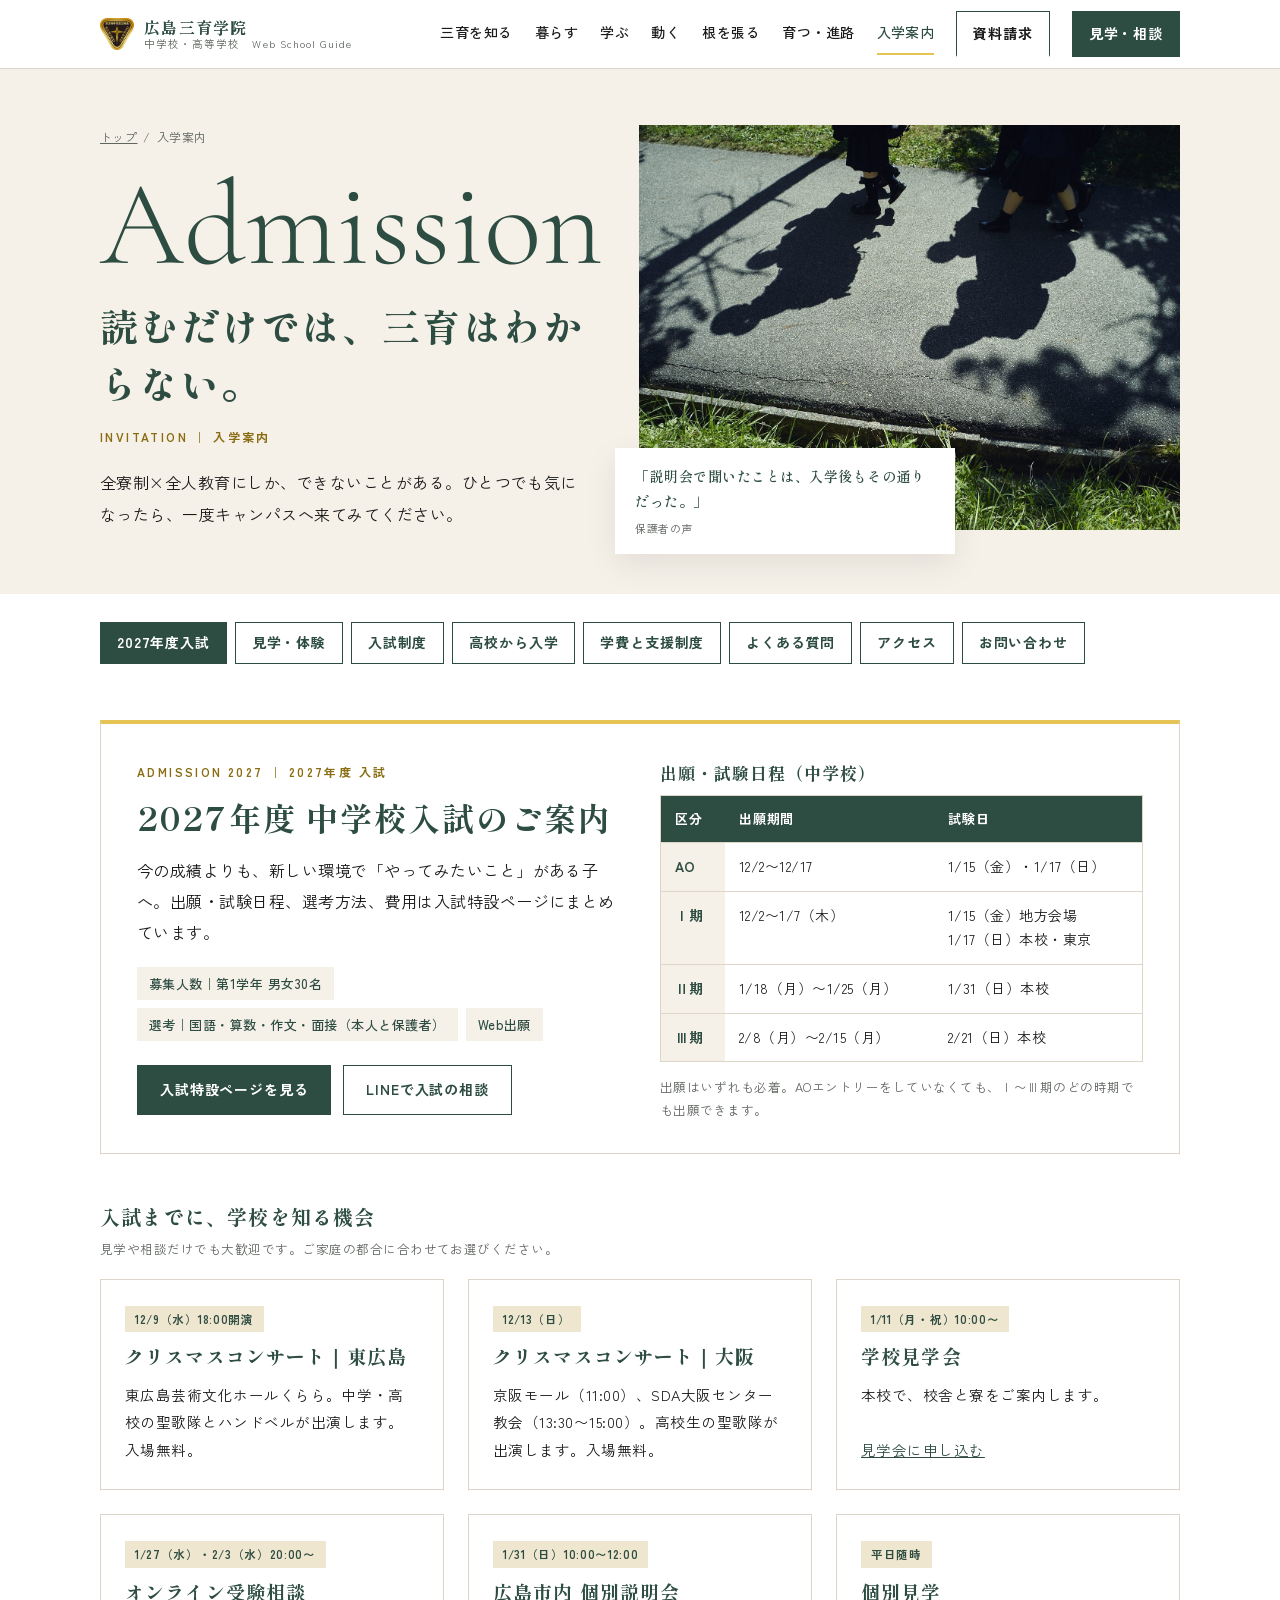
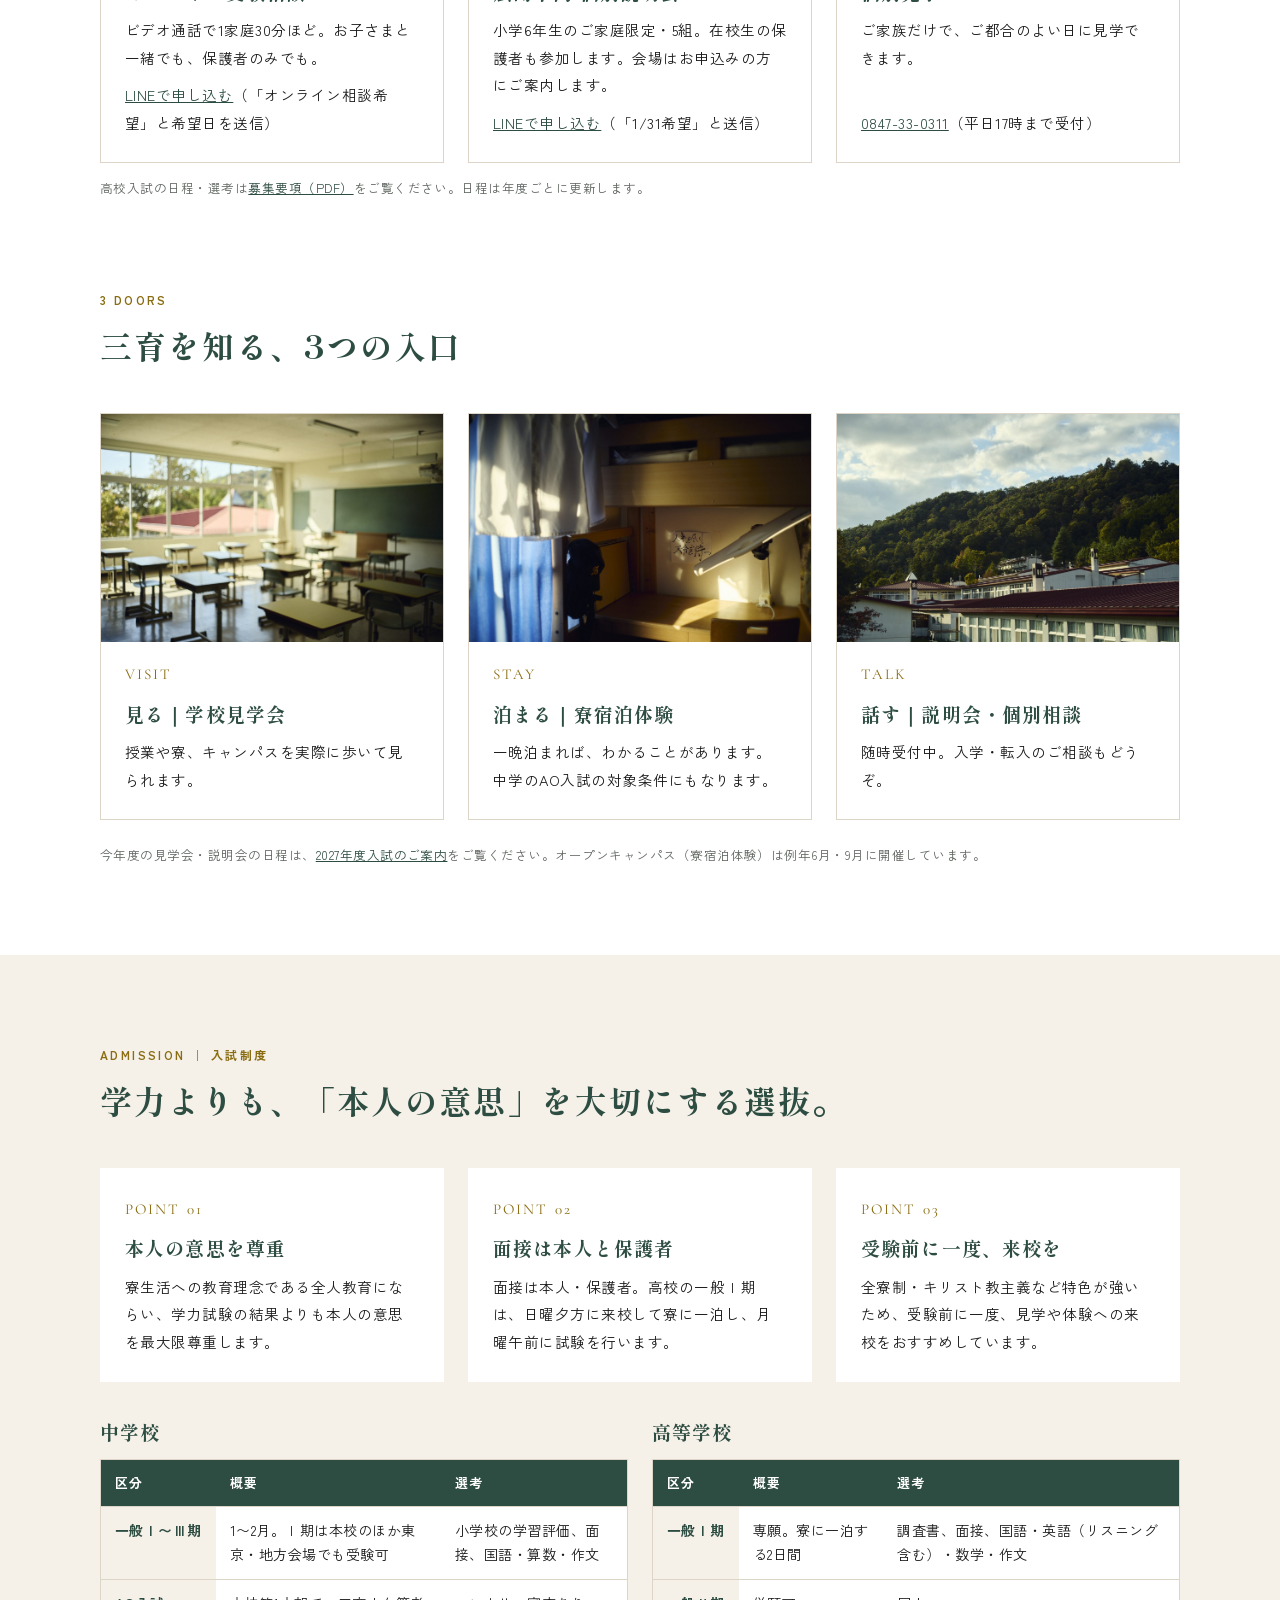
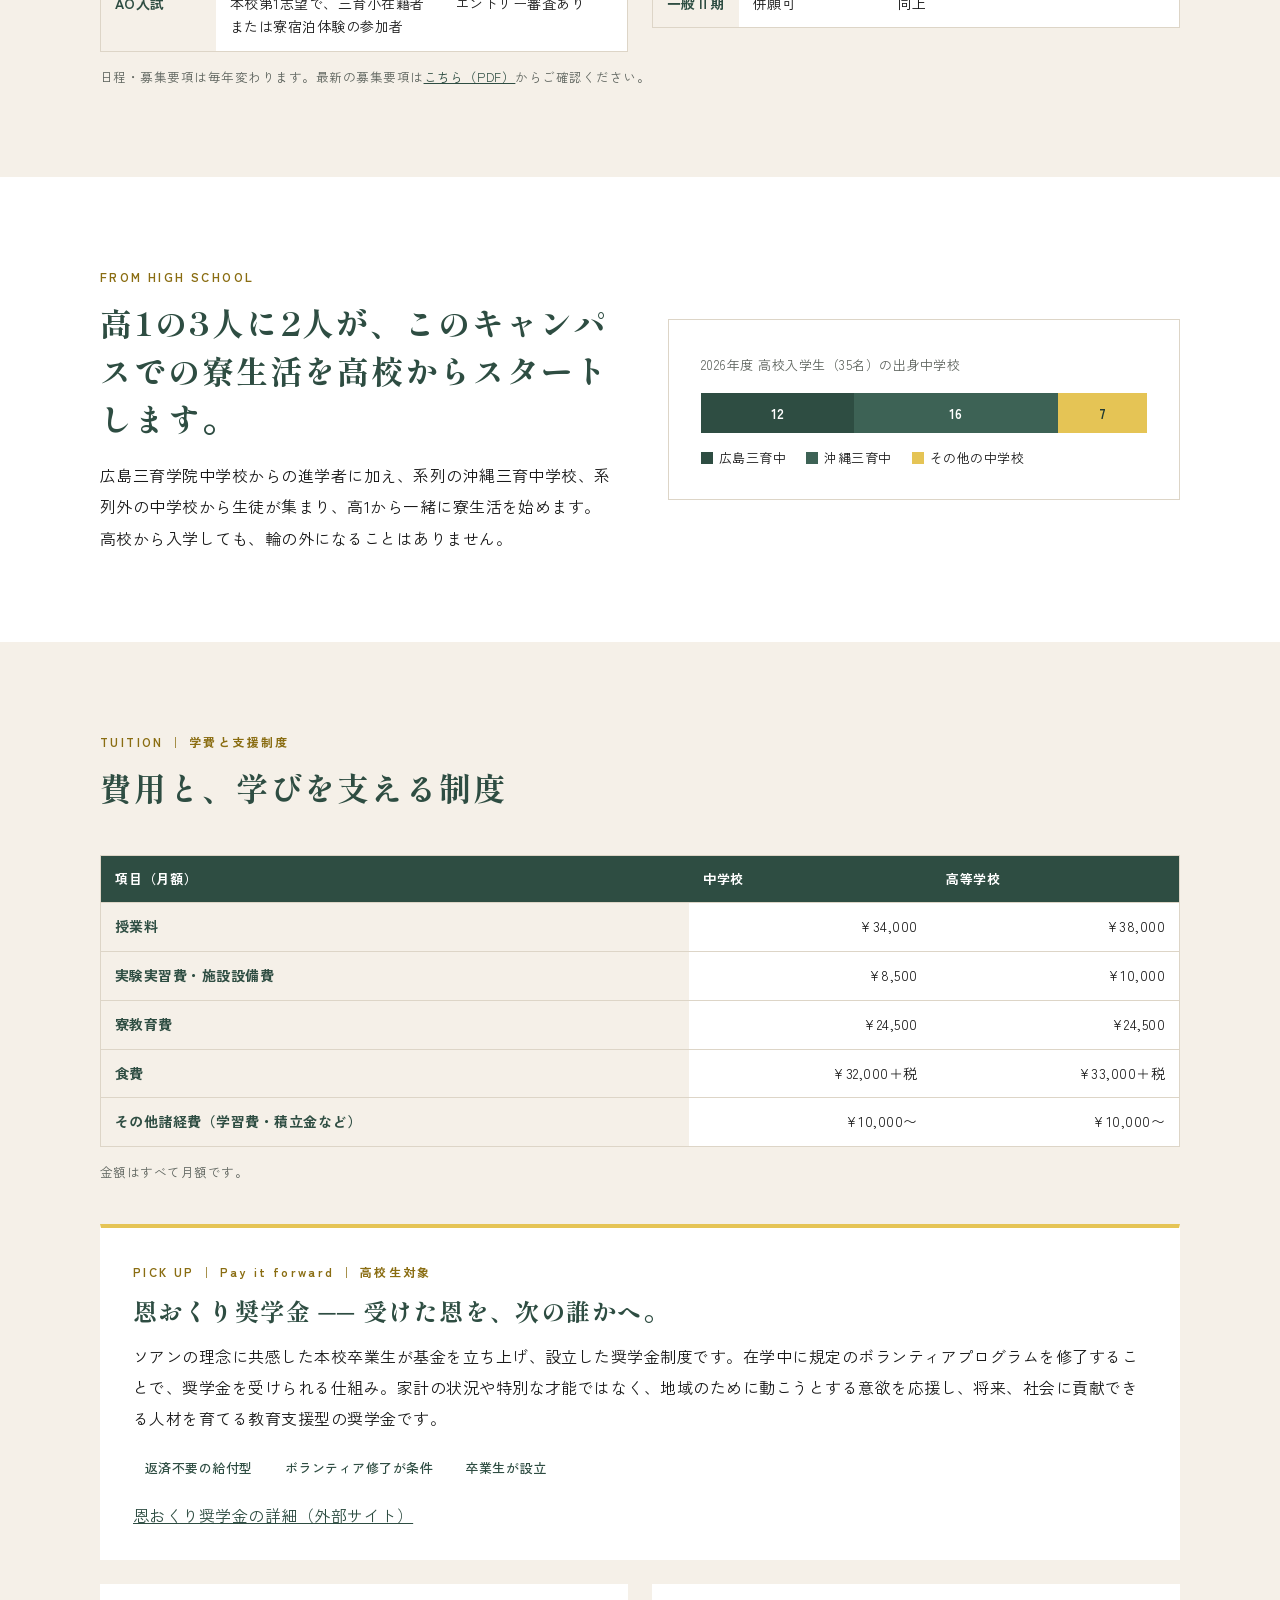
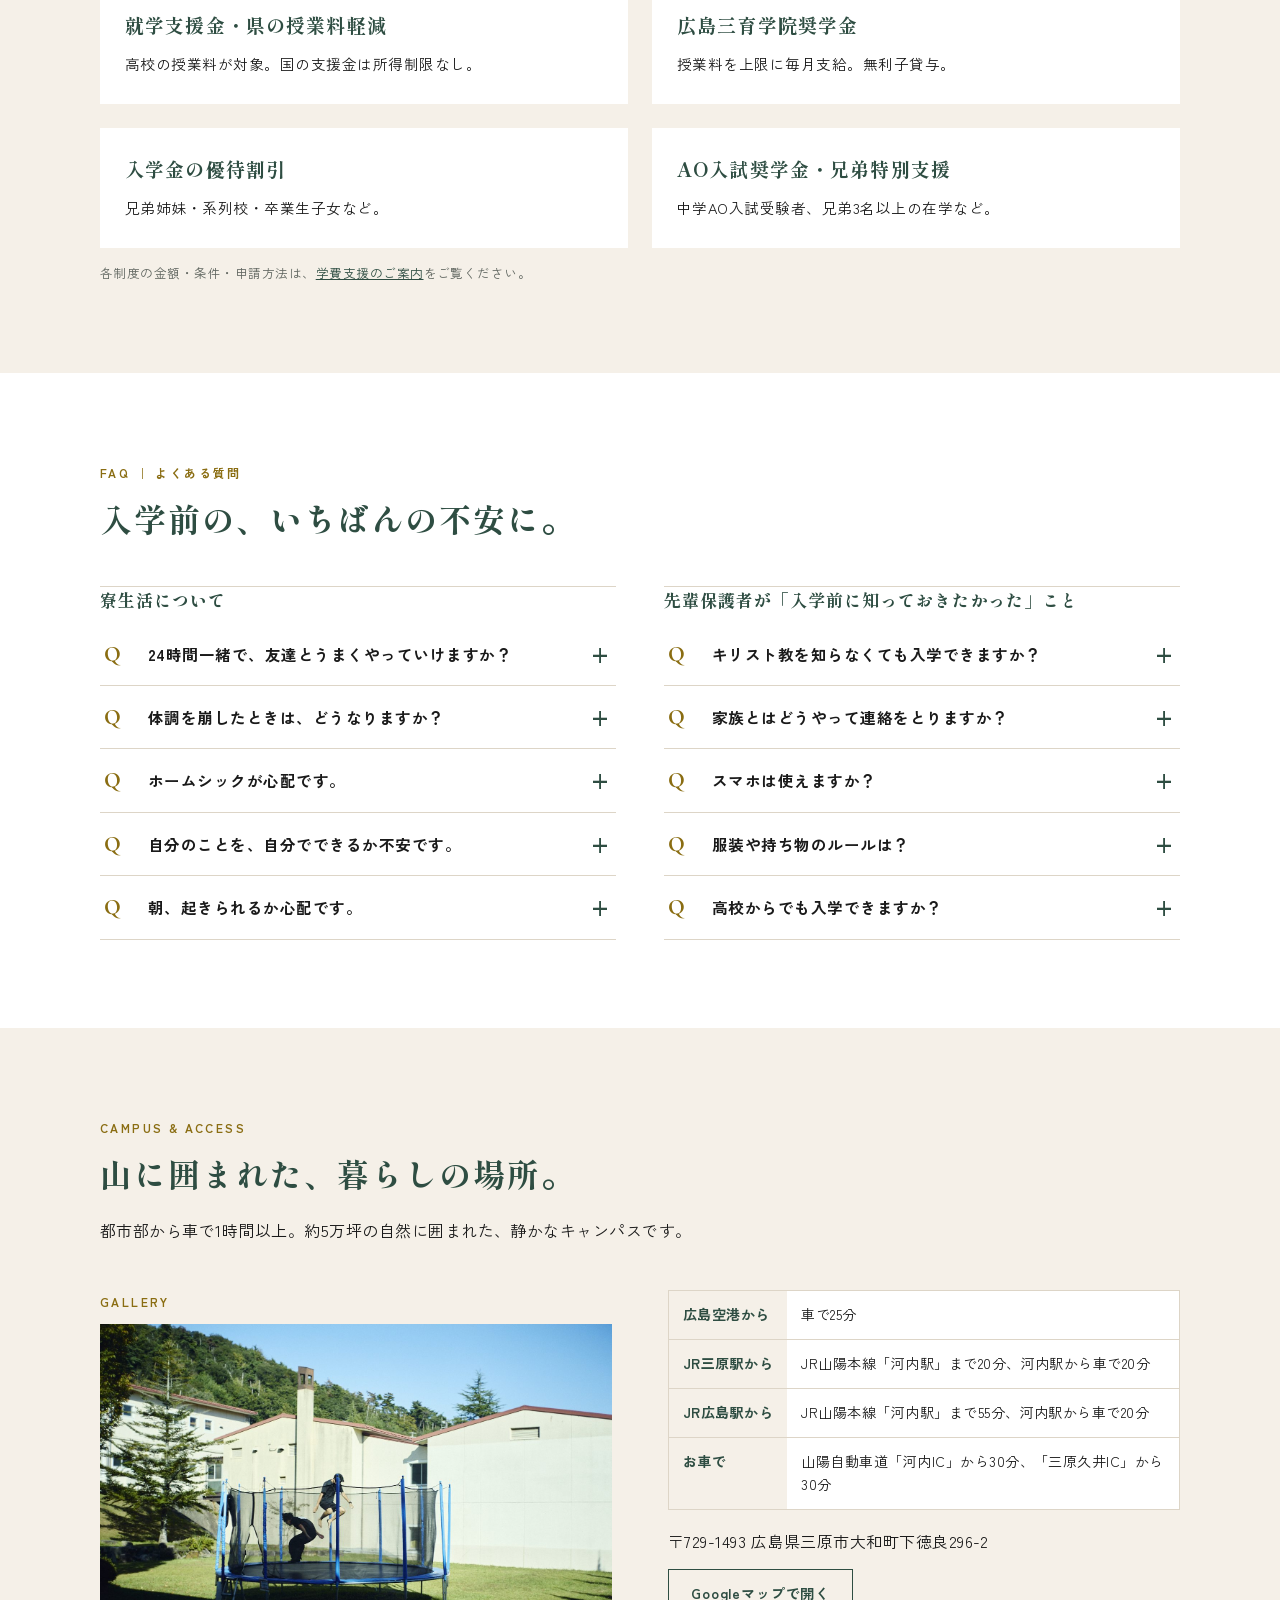
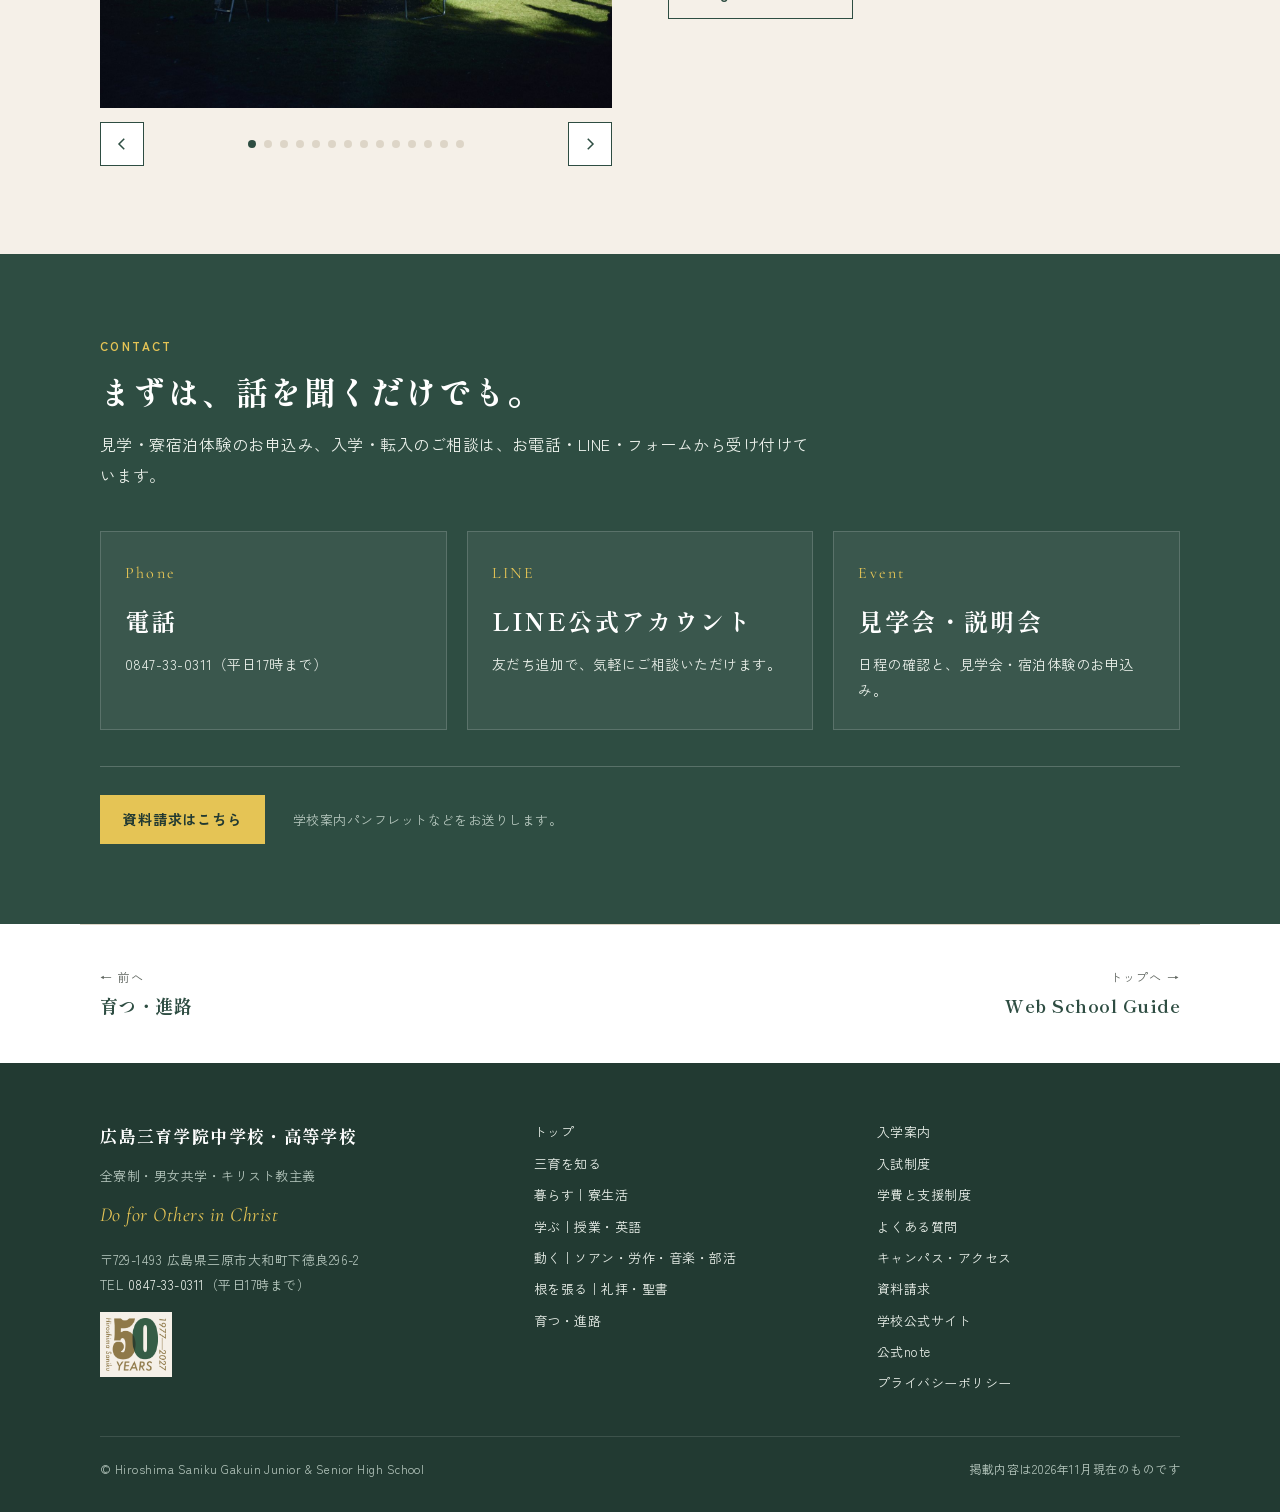
<file: admission.html>
<!doctype html>
<html lang="ja">
<head>
<meta charset="utf-8">
<meta name="viewport" content="width=device-width, initial-scale=1">
<title>入学案内｜広島三育学院 Web School Guide</title>
<meta name="description" content="学校見学会・寮宿泊体験・個別相談、中学・高校の入試制度、高校からの入学、学費と奨学金、よくある質問、キャンパスとアクセス。">
<link rel="canonical" href="https://guide.hiroshima.saniku.ed.jp/admission.html">
<meta property="og:type" content="article">
<meta property="og:site_name" content="広島三育学院中学校・高等学校 Web School Guide">
<meta property="og:title" content="入学案内｜広島三育学院 Web School Guide">
<meta property="og:description" content="学校見学会・寮宿泊体験・個別相談、中学・高校の入試制度、高校からの入学、学費と奨学金、よくある質問、キャンパスとアクセス。">
<meta property="og:url" content="https://guide.hiroshima.saniku.ed.jp/admission.html">
<meta property="og:image" content="https://guide.hiroshima.saniku.ed.jp/assets/img/ogp.jpg">
<meta name="twitter:card" content="summary_large_image">
<meta name="theme-color" content="#2e4d42">
<link rel="icon" href="assets/img/emblem.png">
<link rel="preconnect" href="https://fonts.googleapis.com">
<link rel="preconnect" href="https://fonts.gstatic.com" crossorigin>
<link rel="stylesheet" href="https://fonts.googleapis.com/css2?family=Shippori+Mincho:wght@500;600;700;800&amp;family=Zen+Kaku+Gothic+New:wght@400;500;700&amp;family=Cormorant+Garamond:ital,wght@0,300;0,400;0,500;1,300;1,400&amp;display=swap">
<link rel="stylesheet" href="assets/css/style.css">
<script async src="https://www.googletagmanager.com/gtag/js?id=G-ZN9MK3SVNY"></script>
<script>window.dataLayer=window.dataLayer||[];function gtag(){dataLayer.push(arguments);}gtag('js',new Date());gtag('config','G-ZN9MK3SVNY');</script>
</head>
<body>
<a class="skip" href="#main">本文へ移動</a>
<header class="hd">
  <div class="in">
    <a class="logo" href="index.html" aria-label="広島三育学院 Web School Guide トップへ">
      <img src="assets/img/emblem.png" alt="" width="34" height="34">
      <span><b>広島三育学院</b><small>中学校・高等学校　Web School Guide</small></span>
    </a>
    <button class="menu-btn" type="button" aria-label="メニューを開く" aria-expanded="false" aria-controls="gnav"><svg viewBox="0 0 24 24" fill="none" stroke="currentColor" stroke-width="2" aria-hidden="true"><path d="M4 7h16M4 12h16M4 17h16"/></svg></button>
    <nav class="gnav" id="gnav" aria-label="メインメニュー">
      <a href="about.html">三育を知る</a>
      <a href="live.html">暮らす</a>
      <a href="learn.html">学ぶ</a>
      <a href="do.html">動く</a>
      <a href="believe.html">根を張る</a>
      <a href="grow.html">育つ・進路</a>
      <a href="admission.html" aria-current="page">入学案内</a>
      <a class="btn" href="https://docs.google.com/a/saniku.ed.jp/forms/d/e/1FAIpQLSfEn3PVfSddrivJyTrLy3nX7ndAHgS3T33gy6OCp4jaVe19fg/viewform?c=0&amp;w=1" target="_blank" rel="noopener">資料請求</a>
      <a class="btn solid" href="admission.html#visit">見学・相談</a>
    </nav>
  </div>
</header>
<main id="main">

<section class="phero">
  <div class="in">
    <div>
      <nav class="crumb" aria-label="パンくずリスト"><a href="index.html">トップ</a><span>/</span><span>入学案内</span></nav>
      <span class="big">Admission</span>
      <h1>読むだけでは、三育はわからない。</h1>
      <span class="sub">INVITATION ｜ 入学案内</span>
      <p class="lead">全寮制×全人教育にしか、できないことがある。ひとつでも気になったら、一度キャンパスへ来てみてください。</p>
    </div>
    <figure>
      <img data-photo="AD-01" src="assets/img/photo/AD-01.jpg" alt="キャンパスの道に落ちる生徒たちの影">
      <figcaption>「説明会で聞いたことは、入学後もその通りだった。」<small>保護者の声</small></figcaption>
    </figure>
  </div>
</section>

<nav class="in" aria-label="このページの目次" style="padding-block:28px 0"><div class="chips"><a href="#nyushi2027" class="btn solid" style="min-height:40px;padding:6px 16px">2027年度入試</a><a href="#visit" class="btn" style="min-height:40px;padding:6px 16px">見学・体験</a><a href="#exam" class="btn" style="min-height:40px;padding:6px 16px">入試制度</a><a href="#high" class="btn" style="min-height:40px;padding:6px 16px">高校から入学</a><a href="#tuition" class="btn" style="min-height:40px;padding:6px 16px">学費と支援制度</a><a href="#faq" class="btn" style="min-height:40px;padding:6px 16px">よくある質問</a><a href="#access" class="btn" style="min-height:40px;padding:6px 16px">アクセス</a><a href="#contact" class="btn" style="min-height:40px;padding:6px 16px">お問い合わせ</a></div></nav>

<section class="sec" id="nyushi2027" aria-labelledby="ny-h" style="padding-top:56px">
  <div class="in">
    <div class="box reveal" style="border-top:4px solid var(--accent);padding:36px 36px 32px">
      <div class="split" style="align-items:start;gap:40px">
        <div>
          <span class="tag">ADMISSION 2027 ｜ 2027年度 入試</span>
          <h2 id="ny-h">2027年度 中学校入試のご案内</h2>
          <p class="lead" style="margin-top:14px">今の成績よりも、新しい環境で「やってみたいこと」がある子へ。出願・試験日程、選考方法、費用は入試特設ページにまとめています。</p>
          <div class="chips" style="margin-top:18px"><span>募集人数｜第1学年 男女30名</span><span>選考｜国語・算数・作文・面接（本人と保護者）</span><span>Web出願</span></div>
          <div style="display:flex;flex-wrap:wrap;gap:12px;margin-top:24px">
            <a class="btn solid" href="https://hiroshimasaniku-pr.github.io/hsg-lp-12sai/nyushi.html" target="_blank" rel="noopener">入試特設ページを見る</a>
            <a class="btn" href="https://lin.ee/wgBShTR" target="_blank" rel="noopener">LINEで入試の相談</a>
          </div>
        </div>
        <div>
          <h3 style="font-size:17px;margin-bottom:10px">出願・試験日程（中学校）</h3>
          <div class="tbl-wrap"><table class="fit">
            <thead><tr><th scope="col">区分</th><th scope="col">出願期間</th><th scope="col">試験日</th></tr></thead>
            <tbody>
              <tr><th scope="row">AO</th><td>12/2〜12/17</td><td>1/15（金）・1/17（日）</td></tr>
              <tr><th scope="row">Ⅰ期</th><td>12/2〜1/7（木）</td><td>1/15（金）地方会場<br>1/17（日）本校・東京</td></tr>
              <tr><th scope="row">Ⅱ期</th><td>1/18（月）〜1/25（月）</td><td>1/31（日）本校</td></tr>
              <tr><th scope="row">Ⅲ期</th><td>2/8（月）〜2/15（月）</td><td>2/21（日）本校</td></tr>
            </tbody>
          </table></div>
          <p class="note">出願はいずれも必着。AOエントリーをしていなくても、Ⅰ〜Ⅲ期のどの時期でも出願できます。</p>
        </div>
      </div>
    </div>

    <h3 class="reveal" style="font-size:20px;margin:48px 0 6px">入試までに、学校を知る機会</h3>
    <p class="note reveal" style="margin:0 0 18px">見学や相談だけでも大歓迎です。ご家庭の都合に合わせてお選びください。</p>
    <div class="g3">
      <div class="card reveal"><span class="pill">12/9（水）18:00開演</span><h3>クリスマスコンサート｜東広島</h3><p>東広島芸術文化ホールくらら。中学・高校の聖歌隊とハンドベルが出演します。入場無料。</p></div>
      <div class="card reveal"><span class="pill">12/13（日）</span><h3>クリスマスコンサート｜大阪</h3><p>京阪モール（11:00）、SDA大阪センター教会（13:30〜15:00）。高校生の聖歌隊が出演します。入場無料。</p></div>
      <div class="card reveal"><span class="pill">1/11（月・祝）10:00〜</span><h3>学校見学会</h3><p>本校で、校舎と寮をご案内します。</p><p style="margin-top:auto"><a href="https://forms.gle/tkhYC5t7WRktnfiv6" target="_blank" rel="noopener">見学会に申し込む</a></p></div>
      <div class="card reveal"><span class="pill">1/27（水）・2/3（水）20:00〜</span><h3>オンライン受験相談</h3><p>ビデオ通話で1家庭30分ほど。お子さまと一緒でも、保護者のみでも。</p><p style="margin-top:auto"><a href="https://lin.ee/wgBShTR" target="_blank" rel="noopener">LINEで申し込む</a>（「オンライン相談希望」と希望日を送信）</p></div>
      <div class="card reveal"><span class="pill">1/31（日）10:00〜12:00</span><h3>広島市内 個別説明会</h3><p>小学6年生のご家庭限定・5組。在校生の保護者も参加します。会場はお申込みの方にご案内します。</p><p style="margin-top:auto"><a href="https://lin.ee/wgBShTR" target="_blank" rel="noopener">LINEで申し込む</a>（「1/31希望」と送信）</p></div>
      <div class="card reveal"><span class="pill">平日随時</span><h3>個別見学</h3><p>ご家族だけで、ご都合のよい日に見学できます。</p><p style="margin-top:auto"><a href="tel:0847330311">0847-33-0311</a>（平日17時まで受付）</p></div>
    </div>
    <p class="note">高校入試の日程・選考は<a href="https://drive.google.com/file/d/1MvYW6j9bmbmLhuh1e2ZFZi0CIyORL5yr/view?usp=sharing" target="_blank" rel="noopener">募集要項（PDF）</a>をご覧ください。日程は年度ごとに更新します。</p>
  </div>
</section>

<section class="sec" id="visit" aria-labelledby="v-h">
  <div class="in">
    <div class="head">
      <span class="tag">3 DOORS</span>
      <h2 id="v-h">三育を知る、3つの入口</h2>
    </div>
    <div class="g3">
      <div class="card reveal"><img data-photo="AD-02" src="assets/img/photo/AD-02.jpg" alt="日の差す教室" loading="lazy"><span class="num">VISIT</span><h3>見る｜学校見学会</h3><p>授業や寮、キャンパスを実際に歩いて見られます。</p></div>
      <div class="card reveal"><img data-photo="AD-03" src="assets/img/photo/AD-03.jpg" alt="寮の部屋の机" loading="lazy"><span class="num">STAY</span><h3>泊まる｜寮宿泊体験</h3><p>一晩泊まれば、わかることがあります。中学のAO入試の対象条件にもなります。</p></div>
      <div class="card reveal"><img data-photo="AD-04" src="assets/img/photo/AD-04.jpg" alt="山のふもとに建つ校舎" loading="lazy"><span class="num">TALK</span><h3>話す｜説明会・個別相談</h3><p>随時受付中。入学・転入のご相談もどうぞ。</p></div>
    </div>
    <p class="note" style="margin-top:24px">今年度の見学会・説明会の日程は、<a href="#nyushi2027">2027年度入試のご案内</a>をご覧ください。オープンキャンパス（寮宿泊体験）は例年6月・9月に開催しています。</p>
  </div>
</section>

<section class="sec cream" id="exam" aria-labelledby="e-h">
  <div class="in">
    <div class="head">
      <span class="tag">ADMISSION ｜ 入試制度</span>
      <h2 id="e-h">学力よりも、「本人の意思」を大切にする選抜。</h2>
    </div>
    <div class="g3">
      <div class="card reveal"><span class="num">POINT 01</span><h3>本人の意思を尊重</h3><p>寮生活への教育理念である全人教育にならい、学力試験の結果よりも本人の意思を最大限尊重します。</p></div>
      <div class="card reveal"><span class="num">POINT 02</span><h3>面接は本人と保護者</h3><p>面接は本人・保護者。高校の一般Ⅰ期は、日曜夕方に来校して寮に一泊し、月曜午前に試験を行います。</p></div>
      <div class="card reveal"><span class="num">POINT 03</span><h3>受験前に一度、来校を</h3><p>全寮制・キリスト教主義など特色が強いため、受験前に一度、見学や体験への来校をおすすめしています。</p></div>
    </div>
    <div class="g2" style="margin-top:36px;align-items:start">
      <div class="reveal">
        <h3 style="font-size:19px;margin-bottom:12px">中学校</h3>
        <div class="tbl-wrap"><table style="min-width:0">
          <thead><tr><th scope="col">区分</th><th scope="col">概要</th><th scope="col">選考</th></tr></thead>
          <tbody>
            <tr><th scope="row">一般Ⅰ〜Ⅲ期</th><td>1〜2月。Ⅰ期は本校のほか東京・地方会場でも受験可</td><td>小学校の学習評価、面接、国語・算数・作文</td></tr>
            <tr><th scope="row">AO入試</th><td>本校第1志望で、三育小在籍者または寮宿泊体験の参加者</td><td>エントリー審査あり</td></tr>
          </tbody>
        </table></div>
      </div>
      <div class="reveal">
        <h3 style="font-size:19px;margin-bottom:12px">高等学校</h3>
        <div class="tbl-wrap"><table style="min-width:0">
          <thead><tr><th scope="col">区分</th><th scope="col">概要</th><th scope="col">選考</th></tr></thead>
          <tbody>
            <tr><th scope="row">一般Ⅰ期</th><td>専願。寮に一泊する2日間</td><td>調査書、面接、国語・英語（リスニング含む）・数学・作文</td></tr>
            <tr><th scope="row">一般Ⅱ期</th><td>併願可</td><td>同上</td></tr>
          </tbody>
        </table></div>
      </div>
    </div>
    <p class="note">日程・募集要項は毎年変わります。最新の募集要項は<a href="https://drive.google.com/file/d/1MvYW6j9bmbmLhuh1e2ZFZi0CIyORL5yr/view?usp=sharing" target="_blank" rel="noopener">こちら（PDF）</a>からご確認ください。</p>
  </div>
</section>

<section class="sec" id="high" aria-labelledby="h-h">
  <div class="in split">
    <div class="reveal">
      <span class="tag">FROM HIGH SCHOOL</span>
      <h2 id="h-h">高1の3人に2人が、このキャンパスでの寮生活を高校からスタートします。</h2>
      <p class="lead">広島三育学院中学校からの進学者に加え、系列の沖縄三育中学校、系列外の中学校から生徒が集まり、高1から一緒に寮生活を始めます。高校から入学しても、輪の外になることはありません。</p>
    </div>
    <div class="box reveal">
      <p style="font-size:13px;color:var(--mute)">2026年度 高校入学生（35名）の出身中学校</p>
      <div class="bar" role="img" aria-label="広島三育中から12名、沖縄三育中から16名、その他の中学校から7名">
        <span style="width:34.3%;background:var(--green)">12</span><span style="width:45.7%;background:var(--green-l)">16</span><span style="width:20%;background:var(--accent);color:var(--green-d)">7</span>
      </div>
      <div class="legend"><span><i style="background:var(--green)"></i>広島三育中</span><span><i style="background:var(--green-l)"></i>沖縄三育中</span><span><i style="background:var(--accent)"></i>その他の中学校</span></div>
    </div>
  </div>
</section>

<section class="sec cream" id="tuition" aria-labelledby="t-h">
  <div class="in">
    <div class="head">
      <span class="tag">TUITION ｜ 学費と支援制度</span>
      <h2 id="t-h">費用と、学びを支える制度</h2>
    </div>
    <div class="tbl-wrap reveal">
      <table class="fit">
        <thead><tr><th scope="col">項目（月額）</th><th scope="col">中学校</th><th scope="col">高等学校</th></tr></thead>
        <tbody>
          <tr><th scope="row">授業料</th><td class="num">¥34,000</td><td class="num">¥38,000</td></tr>
          <tr><th scope="row">実験実習費・施設設備費</th><td class="num">¥8,500</td><td class="num">¥10,000</td></tr>
          <tr><th scope="row">寮教育費</th><td class="num">¥24,500</td><td class="num">¥24,500</td></tr>
          <tr><th scope="row">食費</th><td class="num">¥32,000＋税</td><td class="num">¥33,000＋税</td></tr>
          <tr><th scope="row">その他諸経費（学習費・積立金など）</th><td class="num">¥10,000〜</td><td class="num">¥10,000〜</td></tr>
        </tbody>
      </table>
    </div>
    <p class="note">金額はすべて月額です。</p>

    <div class="box reveal" style="margin-top:40px;border-top:4px solid var(--accent)">
      <span class="tag">PICK UP ｜ Pay it forward ｜ 高校生対象</span>
      <h3 style="font-size:24px">恩おくり奨学金 ── 受けた恩を、次の誰かへ。</h3>
      <p style="margin-top:12px">ソアンの理念に共感した本校卒業生が基金を立ち上げ、設立した奨学金制度です。在学中に規定のボランティアプログラムを修了することで、奨学金を受けられる仕組み。家計の状況や特別な才能ではなく、地域のために動こうとする意欲を応援し、将来、社会に貢献できる人材を育てる教育支援型の奨学金です。</p>
      <div class="chips" style="margin-top:16px"><span>返済不要の給付型</span><span>ボランティア修了が条件</span><span>卒業生が設立</span></div>
      <p style="margin-top:16px"><a href="https://www.onokuri-scholarship.jp/" target="_blank" rel="noopener">恩おくり奨学金の詳細（外部サイト）</a></p>
      
    </div>

    <div class="g2" style="margin-top:24px">
      <div class="card reveal"><h3>就学支援金・県の授業料軽減</h3><p>高校の授業料が対象。国の支援金は所得制限なし。</p></div>
      <div class="card reveal"><h3>広島三育学院奨学金</h3><p>授業料を上限に毎月支給。無利子貸与。</p></div>
      <div class="card reveal"><h3>入学金の優待割引</h3><p>兄弟姉妹・系列校・卒業生子女など。</p></div>
      <div class="card reveal"><h3>AO入試奨学金・兄弟特別支援</h3><p>中学AO入試受験者、兄弟3名以上の在学など。</p></div>
    </div>
    <p class="note">各制度の金額・条件・申請方法は、<a href="https://yamahiro82.github.io/saniku-site/" target="_blank" rel="noopener">学費支援のご案内</a>をご覧ください。</p>
  </div>
</section>

<section class="sec" id="faq" aria-labelledby="q-h">
  <div class="in">
    <div class="head">
      <span class="tag">FAQ ｜ よくある質問</span>
      <h2 id="q-h">入学前の、いちばんの不安に。</h2>
    </div>
    <div class="g2" style="gap:48px;align-items:start">
      <div class="faq reveal">
        <h3 style="font-size:17px;margin-bottom:10px">寮生活について</h3>
        <details><summary>24時間一緒で、友達とうまくやっていけますか？</summary><div class="a"><p>入学1ヶ月のアンケートでは、「2〜3週間で打ち解けた」という声が多くありました。寮の部屋や行事が、仲間との距離を縮めます。</p></div></details>
        <details><summary>体調を崩したときは、どうなりますか？</summary><div class="a"><p>寮の自室で休養できます。寮母や養護教諭が様子を見ながらサポートし、通院が必要なときも付き添います。</p></div></details>
        <details><summary>ホームシックが心配です。</summary><div class="a"><p>慣れるまでの時間には個人差がありますが、寮監や先生、友達や先輩のサポートを受けながら、少しずつ乗り越えていきます。</p></div></details>
        <details><summary>自分のことを、自分でできるか不安です。</summary><div class="a"><p>保護者アンケートでは、7割が「身の回りのことを自分でするようになった」と回答しています。先輩が教えてくれるので、少しずつできるようになります。</p></div></details>
        <details><summary>朝、起きられるか心配です。</summary><div class="a"><p>起床は6時。最初は「ねむい」という声も多いですが、生活のリズムが整っていきます。</p></div></details>
      </div>
      <div class="faq reveal">
        <h3 style="font-size:17px;margin-bottom:10px">先輩保護者が「入学前に知っておきたかった」こと</h3>
        <details><summary>キリスト教を知らなくても入学できますか？</summary><div class="a"><p>はい。キリスト教を知らなかったご家庭からも入学しています。詳しくは<a href="believe.html#non-christian">キリスト教を知らないご家庭へ</a>をご覧ください。</p></div></details>
        <details><summary>家族とはどうやって連絡をとりますか？</summary><div class="a"><p>各寮に外線電話と寮携帯があり、連絡できます。寮や学校での様子は、寮監や担任がつくる保護者との連絡グループで、写真付きで共有しています。</p></div></details>
        <details><summary>スマホは使えますか？</summary><div class="a"><p>中学は持込不可です。高校は許可制で、消灯前の25分間に利用できます。</p></div></details>
        <details><summary>服装や持ち物のルールは？</summary><div class="a"><p>入寮前に一覧でご案内します。生活用品の配送も可能です。</p></div></details>
        <details><summary>高校からでも入学できますか？</summary><div class="a"><p>はい。高1の3人に2人が、高校から本校での寮生活をスタートしています。転入のご相談も随時受け付けています。</p></div></details>
      </div>
    </div>
  </div>
</section>

<section class="sec cream" id="access" aria-labelledby="a-h">
  <div class="in">
    <div class="head">
      <span class="tag">CAMPUS &amp; ACCESS</span>
      <h2 id="a-h">山に囲まれた、暮らしの場所。</h2>
      <p class="lead">都市部から車で1時間以上。約5万坪の自然に囲まれた、静かなキャンパスです。</p>
    </div>
    <div class="split" style="align-items:start">
      <div class="reveal">
        <div class="gallery" role="region" aria-roledescription="カルーセル" aria-label="キャンパスギャラリー">
          <span class="tag">GALLERY</span>
          <ul class="gl-track" tabindex="0">
            <li class="gl-slide" aria-roledescription="スライド" aria-label="1 / 14"><img data-photo="GL-01" src="assets/img/photo/GL-01.jpg" alt="寮の中庭のトランポリン" loading="lazy"></li>
            <li class="gl-slide" aria-roledescription="スライド" aria-label="2 / 14"><img data-photo="GL-02" src="assets/img/photo/GL-02.jpg" alt="寮の玄関" loading="lazy"></li>
            <li class="gl-slide" aria-roledescription="スライド" aria-label="3 / 14"><img data-photo="GL-03" src="assets/img/photo/GL-03.jpg" alt="校舎の外で楽器を練習する生徒たち" loading="lazy"></li>
            <li class="gl-slide" aria-roledescription="スライド" aria-label="4 / 14"><img data-photo="GL-04" src="assets/img/photo/GL-04.jpg" alt="寮の談話室でくつろぐ生徒たち" loading="lazy"></li>
            <li class="gl-slide" aria-roledescription="スライド" aria-label="5 / 14"><img data-photo="GL-05" src="assets/img/photo/GL-05.jpg" alt="学習室" loading="lazy"></li>
            <li class="gl-slide" aria-roledescription="スライド" aria-label="6 / 14"><img data-photo="GL-06" src="assets/img/photo/GL-06.jpg" alt="夕方の寮のホール" loading="lazy"></li>
            <li class="gl-slide" aria-roledescription="スライド" aria-label="7 / 14"><img data-photo="GL-07" src="assets/img/photo/GL-07.jpg" alt="夕日に照らされた校舎" loading="lazy"></li>
            <li class="gl-slide" aria-roledescription="スライド" aria-label="8 / 14"><img data-photo="GL-08" src="assets/img/photo/GL-08.jpg" alt="山に囲まれた校舎と中庭" loading="lazy"></li>
            <li class="gl-slide" aria-roledescription="スライド" aria-label="9 / 14"><img data-photo="GL-09" src="assets/img/photo/GL-09.jpg" alt="山のふもとに広がるキャンパス" loading="lazy"></li>
            <li class="gl-slide" aria-roledescription="スライド" aria-label="10 / 14"><img data-photo="GL-10" src="assets/img/photo/GL-10.jpg" alt="夕方の中庭で遊ぶ生徒たち" loading="lazy"></li>
            <li class="gl-slide" aria-roledescription="スライド" aria-label="11 / 14"><img data-photo="GL-11" src="assets/img/photo/GL-11.jpg" alt="礼拝堂" loading="lazy"></li>
            <li class="gl-slide" aria-roledescription="スライド" aria-label="12 / 14"><img data-photo="GL-12" src="assets/img/photo/GL-12.jpg" alt="山を背にした寮" loading="lazy"></li>
            <li class="gl-slide" aria-roledescription="スライド" aria-label="13 / 14"><img data-photo="GL-13" src="assets/img/photo/GL-13.jpg" alt="黒板に数式が残る教室" loading="lazy"></li>
            <li class="gl-slide" aria-roledescription="スライド" aria-label="14 / 14"><img data-photo="GL-14" src="assets/img/photo/GL-14.jpg" alt="ピアノのある寮のラウンジ" loading="lazy"></li>
          </ul>
          <div class="gl-ctrl">
            <button class="gl-prev" type="button" aria-label="前の写真"><svg viewBox="0 0 24 24" fill="none" stroke="currentColor" stroke-width="2" aria-hidden="true"><path d="M15 5l-7 7 7 7"/></svg></button>
            <div class="gl-dots" aria-hidden="true"></div>
            <button class="gl-next" type="button" aria-label="次の写真"><svg viewBox="0 0 24 24" fill="none" stroke="currentColor" stroke-width="2" aria-hidden="true"><path d="M9 5l7 7-7 7"/></svg></button>
          </div>
        </div>
      </div>
      <div class="reveal">
        <div class="tbl-wrap"><table style="min-width:0">
          <tbody>
            <tr><th scope="row">広島空港から</th><td>車で25分</td></tr>
            <tr><th scope="row">JR三原駅から</th><td>JR山陽本線「河内駅」まで20分、河内駅から車で20分</td></tr>
            <tr><th scope="row">JR広島駅から</th><td>JR山陽本線「河内駅」まで55分、河内駅から車で20分</td></tr>
            <tr><th scope="row">お車で</th><td>山陽自動車道「河内IC」から30分、「三原久井IC」から30分</td></tr>
          </tbody>
        </table></div>
        <p style="margin-top:16px">〒729-1493 広島県三原市大和町下徳良296-2</p>
        <p style="margin-top:12px"><a class="btn" href="https://www.google.com/maps/search/?api=1&amp;query=%E5%BA%83%E5%B3%B6%E4%B8%89%E8%82%B2%E5%AD%A6%E9%99%A2" target="_blank" rel="noopener">Googleマップで開く</a></p>
      </div>
    </div>
  </div>
</section>

<section class="cta" id="contact" aria-labelledby="ct-h">
  <div class="in">
    <span class="tag" style="color:var(--accent)">CONTACT</span>
    <h2 id="ct-h">まずは、話を聞くだけでも。</h2>
    <p style="margin-top:14px;max-width:720px">見学・寮宿泊体験のお申込み、入学・転入のご相談は、お電話・LINE・フォームから受け付けています。</p>
    <div class="doors">
      <a class="door" href="tel:0847330311"><i>Phone</i><b>電話</b><span>0847-33-0311（平日17時まで）</span></a>
      <a class="door" href="https://lin.ee/wgBShTR" target="_blank" rel="noopener"><i>LINE</i><b>LINE公式アカウント</b><span>友だち追加で、気軽にご相談いただけます。</span></a>
      <a class="door" href="https://www.saniku.ac.jp/hiroshima/news/001722.php" target="_blank" rel="noopener"><i>Event</i><b>見学会・説明会</b><span>日程の確認と、見学会・宿泊体験のお申込み。</span></a>
    </div>
    <div class="contact">
      <a class="btn gold" href="https://docs.google.com/a/saniku.ed.jp/forms/d/e/1FAIpQLSfEn3PVfSddrivJyTrLy3nX7ndAHgS3T33gy6OCp4jaVe19fg/viewform?c=0&amp;w=1" target="_blank" rel="noopener">資料請求はこちら</a>
      <span style="font-size:13px;color:var(--on-g-mute)">学校案内パンフレットなどをお送りします。</span>
    </div>
  </div>
</section>

<div class="in next-page"><a href="grow.html"><small>← 前へ</small>育つ・進路</a><a class="r" href="index.html"><small>トップへ →</small>Web School Guide</a></div>
</main>
<footer class="ft">
  <div class="in">
    <div class="cols">
      <div>
        <b>広島三育学院中学校・高等学校</b>
        <p style="margin-top:10px">全寮制・男女共学・キリスト教主義</p>
        <p class="motto">Do for Others in Christ</p>
        <p style="margin-top:12px">〒729-1493 広島県三原市大和町下徳良296-2<br>TEL <a href="tel:0847330311">0847-33-0311</a>（平日17時まで）</p>
        <img class="y50" src="assets/img/logo50.png" alt="広島開校50周年 1977–2027" width="72" height="64">
      </div>
      <div>
        <ul>
          <li><a href="index.html">トップ</a></li>
          <li><a href="about.html">三育を知る</a></li>
          <li><a href="live.html">暮らす｜寮生活</a></li>
          <li><a href="learn.html">学ぶ｜授業・英語</a></li>
          <li><a href="do.html">動く｜ソアン・労作・音楽・部活</a></li>
          <li><a href="believe.html">根を張る｜礼拝・聖書</a></li>
          <li><a href="grow.html">育つ・進路</a></li>
        </ul>
      </div>
      <div>
        <ul>
          <li><a href="admission.html">入学案内</a></li>
          <li><a href="admission.html#exam">入試制度</a></li>
          <li><a href="admission.html#tuition">学費と支援制度</a></li>
          <li><a href="admission.html#faq">よくある質問</a></li>
          <li><a href="admission.html#access">キャンパス・アクセス</a></li>
          <li><a href="https://docs.google.com/a/saniku.ed.jp/forms/d/e/1FAIpQLSfEn3PVfSddrivJyTrLy3nX7ndAHgS3T33gy6OCp4jaVe19fg/viewform?c=0&amp;w=1" target="_blank" rel="noopener">資料請求</a></li>
          <li><a href="https://www.saniku.ac.jp/hiroshima/" target="_blank" rel="noopener">学校公式サイト</a></li>
          <li><a href="https://hsg-edu.note.jp/" target="_blank" rel="noopener">公式note</a></li>
          <li><a href="privacy.html">プライバシーポリシー</a></li>
        </ul>
      </div>
    </div>
    <div class="copy"><span>© Hiroshima Saniku Gakuin Junior &amp; Senior High School</span><span>掲載内容は2026年11月現在のものです</span></div>
  </div>
</footer>
<script src="assets/js/main.js"></script>
</body>
</html>
</file>
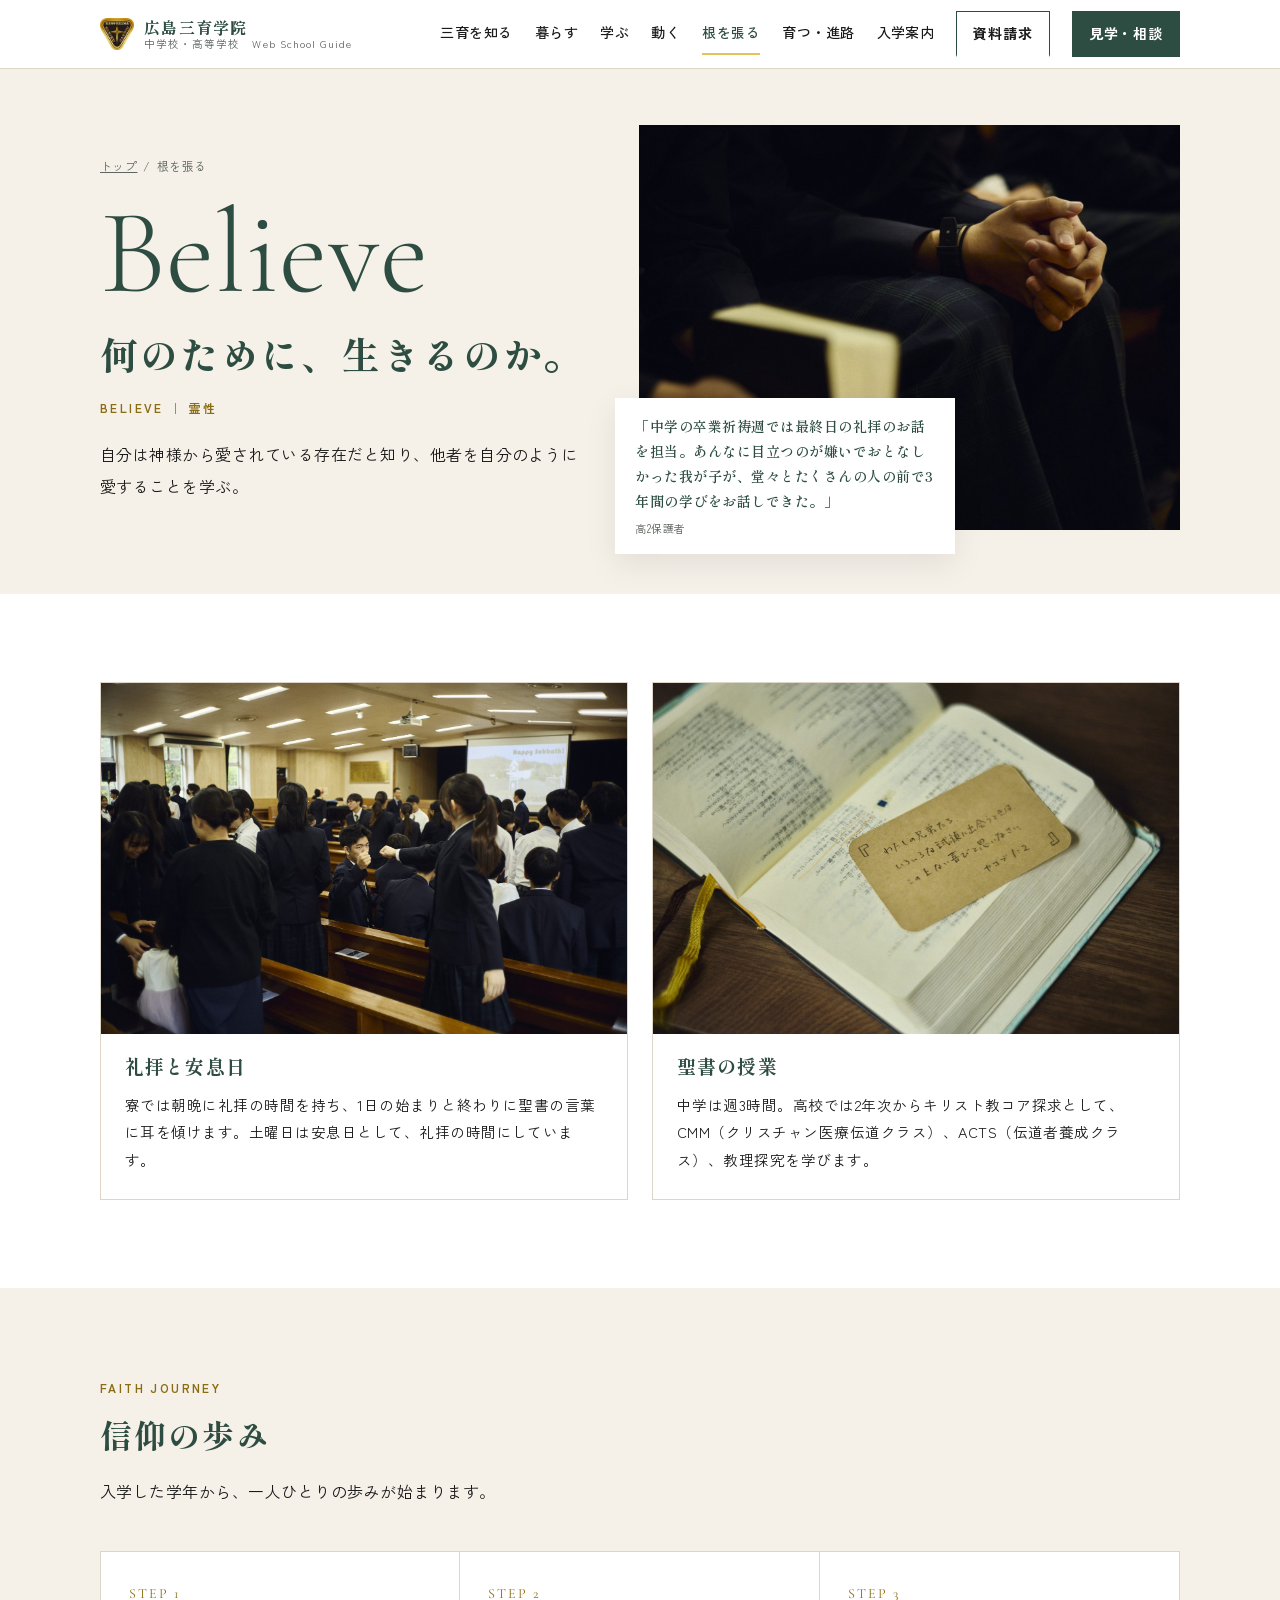
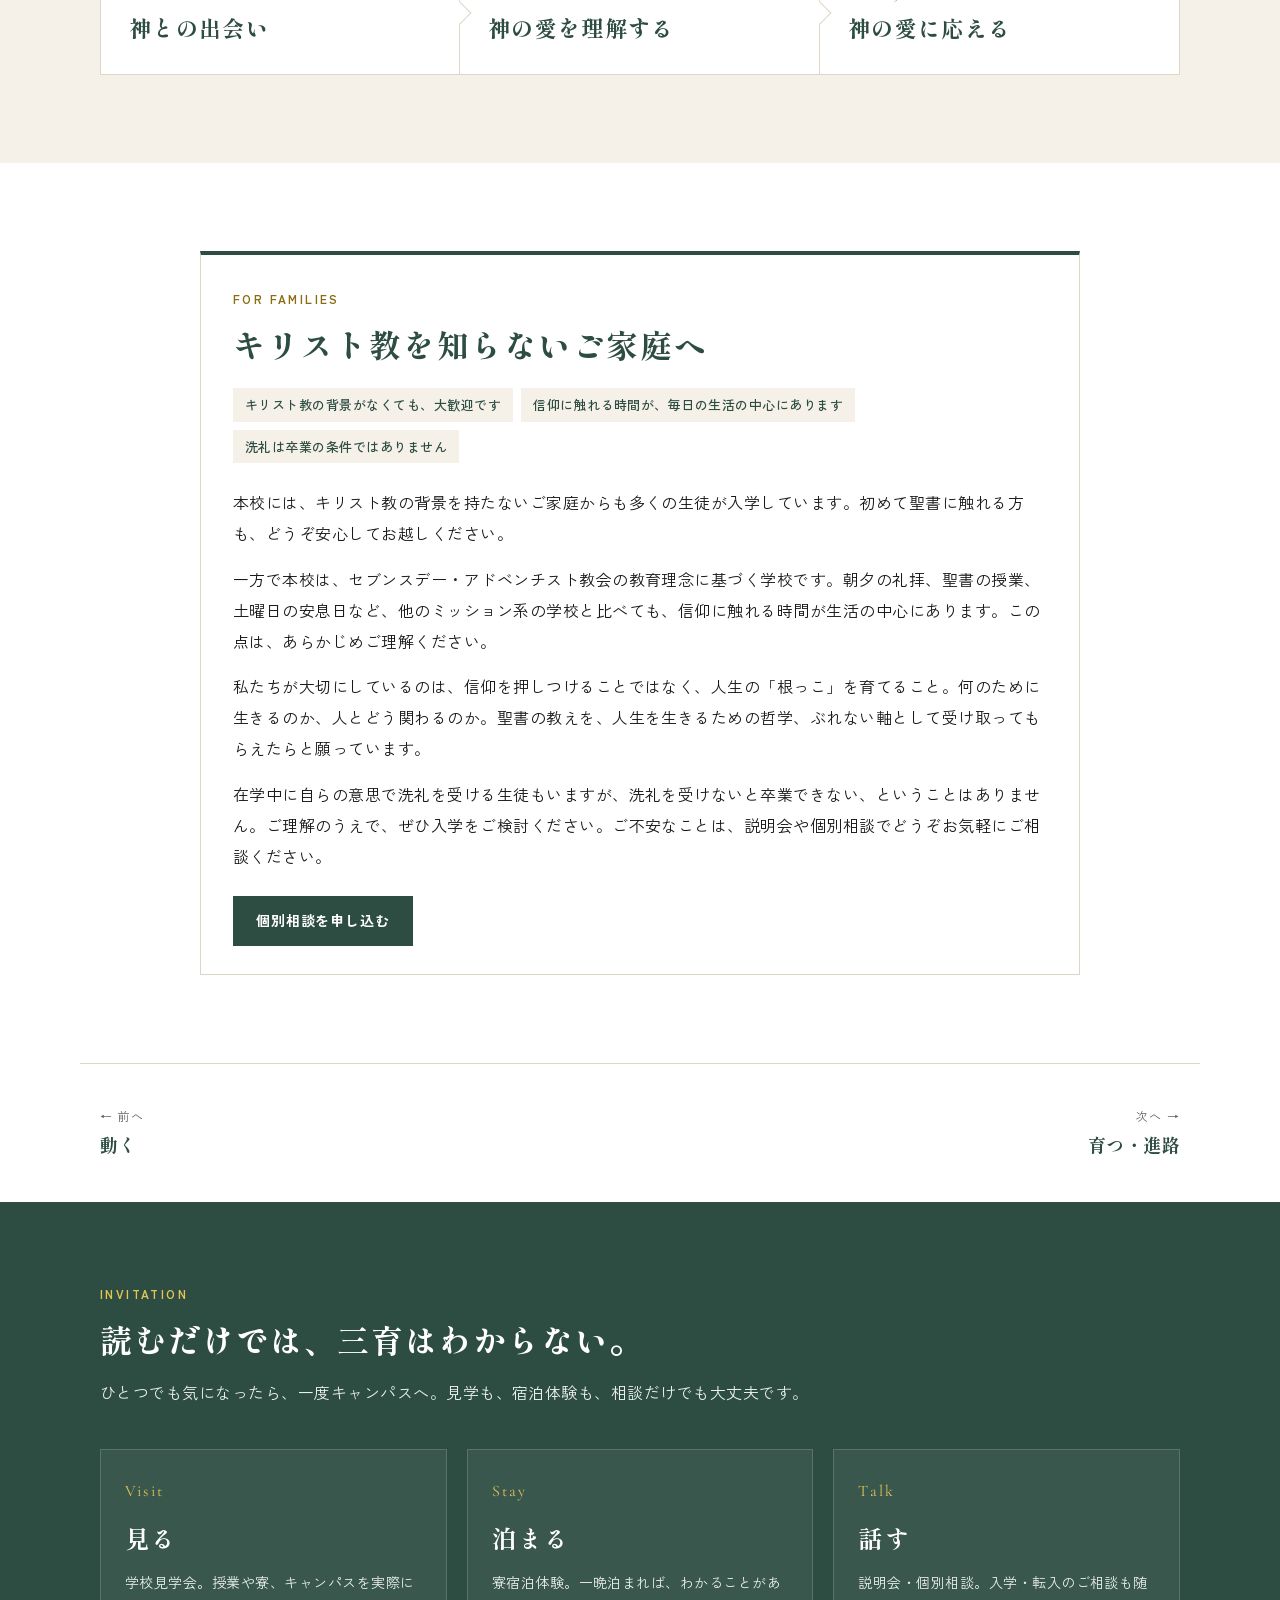
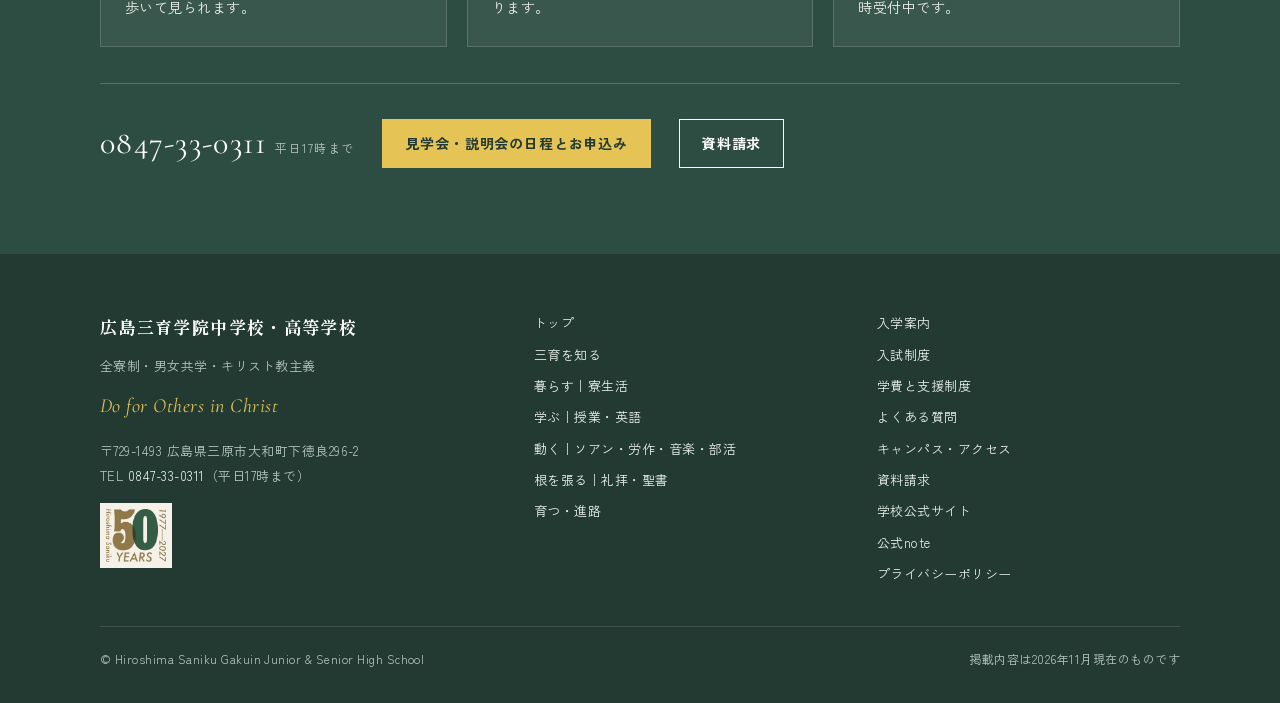
<file: believe.html>
<!doctype html>
<html lang="ja">
<head>
<meta charset="utf-8">
<meta name="viewport" content="width=device-width, initial-scale=1">
<title>根を張る｜礼拝・聖書｜広島三育学院 Web School Guide</title>
<meta name="description" content="朝夕の礼拝と土曜日の安息日、聖書の授業、信仰の歩み。キリスト教を知らないご家庭へのご案内。">
<link rel="canonical" href="https://guide.hiroshima.saniku.ed.jp/believe.html">
<meta property="og:type" content="article">
<meta property="og:site_name" content="広島三育学院中学校・高等学校 Web School Guide">
<meta property="og:title" content="根を張る｜礼拝・聖書｜広島三育学院 Web School Guide">
<meta property="og:description" content="朝夕の礼拝と土曜日の安息日、聖書の授業、信仰の歩み。キリスト教を知らないご家庭へのご案内。">
<meta property="og:url" content="https://guide.hiroshima.saniku.ed.jp/believe.html">
<meta property="og:image" content="https://guide.hiroshima.saniku.ed.jp/assets/img/ogp.jpg">
<meta name="twitter:card" content="summary_large_image">
<meta name="theme-color" content="#2e4d42">
<link rel="icon" href="assets/img/emblem.png">
<link rel="preconnect" href="https://fonts.googleapis.com">
<link rel="preconnect" href="https://fonts.gstatic.com" crossorigin>
<link rel="stylesheet" href="https://fonts.googleapis.com/css2?family=Shippori+Mincho:wght@500;600;700;800&amp;family=Zen+Kaku+Gothic+New:wght@400;500;700&amp;family=Cormorant+Garamond:ital,wght@0,300;0,400;0,500;1,300;1,400&amp;display=swap">
<link rel="stylesheet" href="assets/css/style.css">
<script async src="https://www.googletagmanager.com/gtag/js?id=G-ZN9MK3SVNY"></script>
<script>window.dataLayer=window.dataLayer||[];function gtag(){dataLayer.push(arguments);}gtag('js',new Date());gtag('config','G-ZN9MK3SVNY');</script>
</head>
<body>
<a class="skip" href="#main">本文へ移動</a>
<header class="hd">
  <div class="in">
    <a class="logo" href="index.html" aria-label="広島三育学院 Web School Guide トップへ">
      <img src="assets/img/emblem.png" alt="" width="34" height="34">
      <span><b>広島三育学院</b><small>中学校・高等学校　Web School Guide</small></span>
    </a>
    <button class="menu-btn" type="button" aria-label="メニューを開く" aria-expanded="false" aria-controls="gnav"><svg viewBox="0 0 24 24" fill="none" stroke="currentColor" stroke-width="2" aria-hidden="true"><path d="M4 7h16M4 12h16M4 17h16"/></svg></button>
    <nav class="gnav" id="gnav" aria-label="メインメニュー">
      <a href="about.html">三育を知る</a>
      <a href="live.html">暮らす</a>
      <a href="learn.html">学ぶ</a>
      <a href="do.html">動く</a>
      <a href="believe.html" aria-current="page">根を張る</a>
      <a href="grow.html">育つ・進路</a>
      <a href="admission.html">入学案内</a>
      <a class="btn" href="https://docs.google.com/a/saniku.ed.jp/forms/d/e/1FAIpQLSfEn3PVfSddrivJyTrLy3nX7ndAHgS3T33gy6OCp4jaVe19fg/viewform?c=0&amp;w=1" target="_blank" rel="noopener">資料請求</a>
      <a class="btn solid" href="admission.html#visit">見学・相談</a>
    </nav>
  </div>
</header>
<main id="main">

<section class="phero">
  <div class="in">
    <div>
      <nav class="crumb" aria-label="パンくずリスト"><a href="index.html">トップ</a><span>/</span><span>根を張る</span></nav>
      <span class="big">Believe</span>
      <h1>何のために、生きるのか。</h1>
      <span class="sub">BELIEVE ｜ 霊性</span>
      <p class="lead">自分は神様から愛されている存在だと知り、他者を自分のように愛することを学ぶ。</p>
    </div>
    <figure>
      <img data-photo="BL-01" src="assets/img/photo/BL-01.jpg" alt="聖書を手に祈る生徒の手元">
      <figcaption>「中学の卒業祈祷週では最終日の礼拝のお話を担当。あんなに目立つのが嫌いでおとなしかった我が子が、堂々とたくさんの人の前で3年間の学びをお話しできた。」<small>高2保護者</small></figcaption>
    </figure>
  </div>
</section>

<section class="sec" aria-labelledby="w-h">
  <div class="in">
    <div class="g2">
      <div class="card reveal"><img data-photo="BL-02" src="assets/img/photo/BL-02.jpg" alt="礼拝堂に集まる生徒たち" loading="lazy"><h3 id="w-h">礼拝と安息日</h3><p>寮では朝晩に礼拝の時間を持ち、1日の始まりと終わりに聖書の言葉に耳を傾けます。土曜日は安息日として、礼拝の時間にしています。</p></div>
      <div class="card reveal"><img data-photo="BL-03" src="assets/img/photo/BL-03.jpg" alt="カードをはさんだ聖書" loading="lazy"><h3>聖書の授業</h3><p>中学は週3時間。高校では2年次からキリスト教コア探求として、CMM（クリスチャン医療伝道クラス）、ACTS（伝道者養成クラス）、教理探究を学びます。</p></div>
    </div>
  </div>
</section>

<section class="sec cream" aria-labelledby="s-h">
  <div class="in">
    <div class="head">
      <span class="tag">FAITH JOURNEY</span>
      <h2 id="s-h">信仰の歩み</h2>
      <p class="lead">入学した学年から、一人ひとりの歩みが始まります。</p>
    </div>
    <div class="steps reveal">
      <div><span class="num">STEP 1</span><h3>神との出会い</h3></div>
      <div><span class="num">STEP 2</span><h3>神の愛を理解する</h3></div>
      <div><span class="num">STEP 3</span><h3>神の愛に応える</h3></div>
    </div>
  </div>
</section>

<section class="sec" id="non-christian" aria-labelledby="n-h">
  <div class="in">
    <div class="box reveal" style="max-width:880px;margin:0 auto;border-top:4px solid var(--green)">
      <span class="tag">FOR FAMILIES</span>
      <h2 id="n-h">キリスト教を知らないご家庭へ</h2>
      <div class="chips" style="margin:20px 0 24px"><span>キリスト教の背景がなくても、大歓迎です</span><span>信仰に触れる時間が、毎日の生活の中心にあります</span><span>洗礼は卒業の条件ではありません</span></div>
      <p>本校には、キリスト教の背景を持たないご家庭からも多くの生徒が入学しています。初めて聖書に触れる方も、どうぞ安心してお越しください。</p>
      <p style="margin-top:14px">一方で本校は、セブンスデー・アドベンチスト教会の教育理念に基づく学校です。朝夕の礼拝、聖書の授業、土曜日の安息日など、他のミッション系の学校と比べても、信仰に触れる時間が生活の中心にあります。この点は、あらかじめご理解ください。</p>
      <p style="margin-top:14px">私たちが大切にしているのは、信仰を押しつけることではなく、人生の「根っこ」を育てること。何のために生きるのか、人とどう関わるのか。聖書の教えを、人生を生きるための哲学、ぶれない軸として受け取ってもらえたらと願っています。</p>
      <p style="margin-top:14px">在学中に自らの意思で洗礼を受ける生徒もいますが、洗礼を受けないと卒業できない、ということはありません。ご理解のうえで、ぜひ入学をご検討ください。ご不安なことは、説明会や個別相談でどうぞお気軽にご相談ください。</p>
      <p style="margin-top:24px"><a class="btn solid" href="admission.html#contact">個別相談を申し込む</a></p>
    </div>
  </div>
</section>

<div class="in next-page"><a href="do.html"><small>← 前へ</small>動く</a><a class="r" href="grow.html"><small>次へ →</small>育つ・進路</a></div>

<section class="cta" aria-labelledby="cta-h">
  <div class="in">
    <span class="tag" style="color:var(--accent)">INVITATION</span>
    <h2 id="cta-h">読むだけでは、三育はわからない。</h2>
    <p style="margin-top:14px;max-width:720px">ひとつでも気になったら、一度キャンパスへ。見学も、宿泊体験も、相談だけでも大丈夫です。</p>
    <div class="doors">
      <a class="door" href="https://www.saniku.ac.jp/hiroshima/news/001722.php" target="_blank" rel="noopener"><i>Visit</i><b>見る</b><span>学校見学会。授業や寮、キャンパスを実際に歩いて見られます。</span></a>
      <a class="door" href="https://www.saniku.ac.jp/hiroshima/news/001722.php" target="_blank" rel="noopener"><i>Stay</i><b>泊まる</b><span>寮宿泊体験。一晩泊まれば、わかることがあります。</span></a>
      <a class="door" href="https://www.saniku.ac.jp/hiroshima/news/001722.php" target="_blank" rel="noopener"><i>Talk</i><b>話す</b><span>説明会・個別相談。入学・転入のご相談も随時受付中です。</span></a>
    </div>
    <div class="contact">
      <a class="tel" href="tel:0847330311">0847-33-0311<small>平日17時まで</small></a>
      <a class="btn gold" href="https://www.saniku.ac.jp/hiroshima/news/001722.php" target="_blank" rel="noopener">見学会・説明会の日程とお申込み</a>
      <a class="btn light" href="https://docs.google.com/a/saniku.ed.jp/forms/d/e/1FAIpQLSfEn3PVfSddrivJyTrLy3nX7ndAHgS3T33gy6OCp4jaVe19fg/viewform?c=0&amp;w=1" target="_blank" rel="noopener">資料請求</a>
    </div>
  </div>
</section>
</main>
<footer class="ft">
  <div class="in">
    <div class="cols">
      <div>
        <b>広島三育学院中学校・高等学校</b>
        <p style="margin-top:10px">全寮制・男女共学・キリスト教主義</p>
        <p class="motto">Do for Others in Christ</p>
        <p style="margin-top:12px">〒729-1493 広島県三原市大和町下徳良296-2<br>TEL <a href="tel:0847330311">0847-33-0311</a>（平日17時まで）</p>
        <img class="y50" src="assets/img/logo50.png" alt="広島開校50周年 1977–2027" width="72" height="64">
      </div>
      <div>
        <ul>
          <li><a href="index.html">トップ</a></li>
          <li><a href="about.html">三育を知る</a></li>
          <li><a href="live.html">暮らす｜寮生活</a></li>
          <li><a href="learn.html">学ぶ｜授業・英語</a></li>
          <li><a href="do.html">動く｜ソアン・労作・音楽・部活</a></li>
          <li><a href="believe.html">根を張る｜礼拝・聖書</a></li>
          <li><a href="grow.html">育つ・進路</a></li>
        </ul>
      </div>
      <div>
        <ul>
          <li><a href="admission.html">入学案内</a></li>
          <li><a href="admission.html#exam">入試制度</a></li>
          <li><a href="admission.html#tuition">学費と支援制度</a></li>
          <li><a href="admission.html#faq">よくある質問</a></li>
          <li><a href="admission.html#access">キャンパス・アクセス</a></li>
          <li><a href="https://docs.google.com/a/saniku.ed.jp/forms/d/e/1FAIpQLSfEn3PVfSddrivJyTrLy3nX7ndAHgS3T33gy6OCp4jaVe19fg/viewform?c=0&amp;w=1" target="_blank" rel="noopener">資料請求</a></li>
          <li><a href="https://www.saniku.ac.jp/hiroshima/" target="_blank" rel="noopener">学校公式サイト</a></li>
          <li><a href="https://hsg-edu.note.jp/" target="_blank" rel="noopener">公式note</a></li>
          <li><a href="privacy.html">プライバシーポリシー</a></li>
        </ul>
      </div>
    </div>
    <div class="copy"><span>© Hiroshima Saniku Gakuin Junior &amp; Senior High School</span><span>掲載内容は2026年11月現在のものです</span></div>
  </div>
</footer>
<script src="assets/js/main.js"></script>
</body>
</html>
</file>
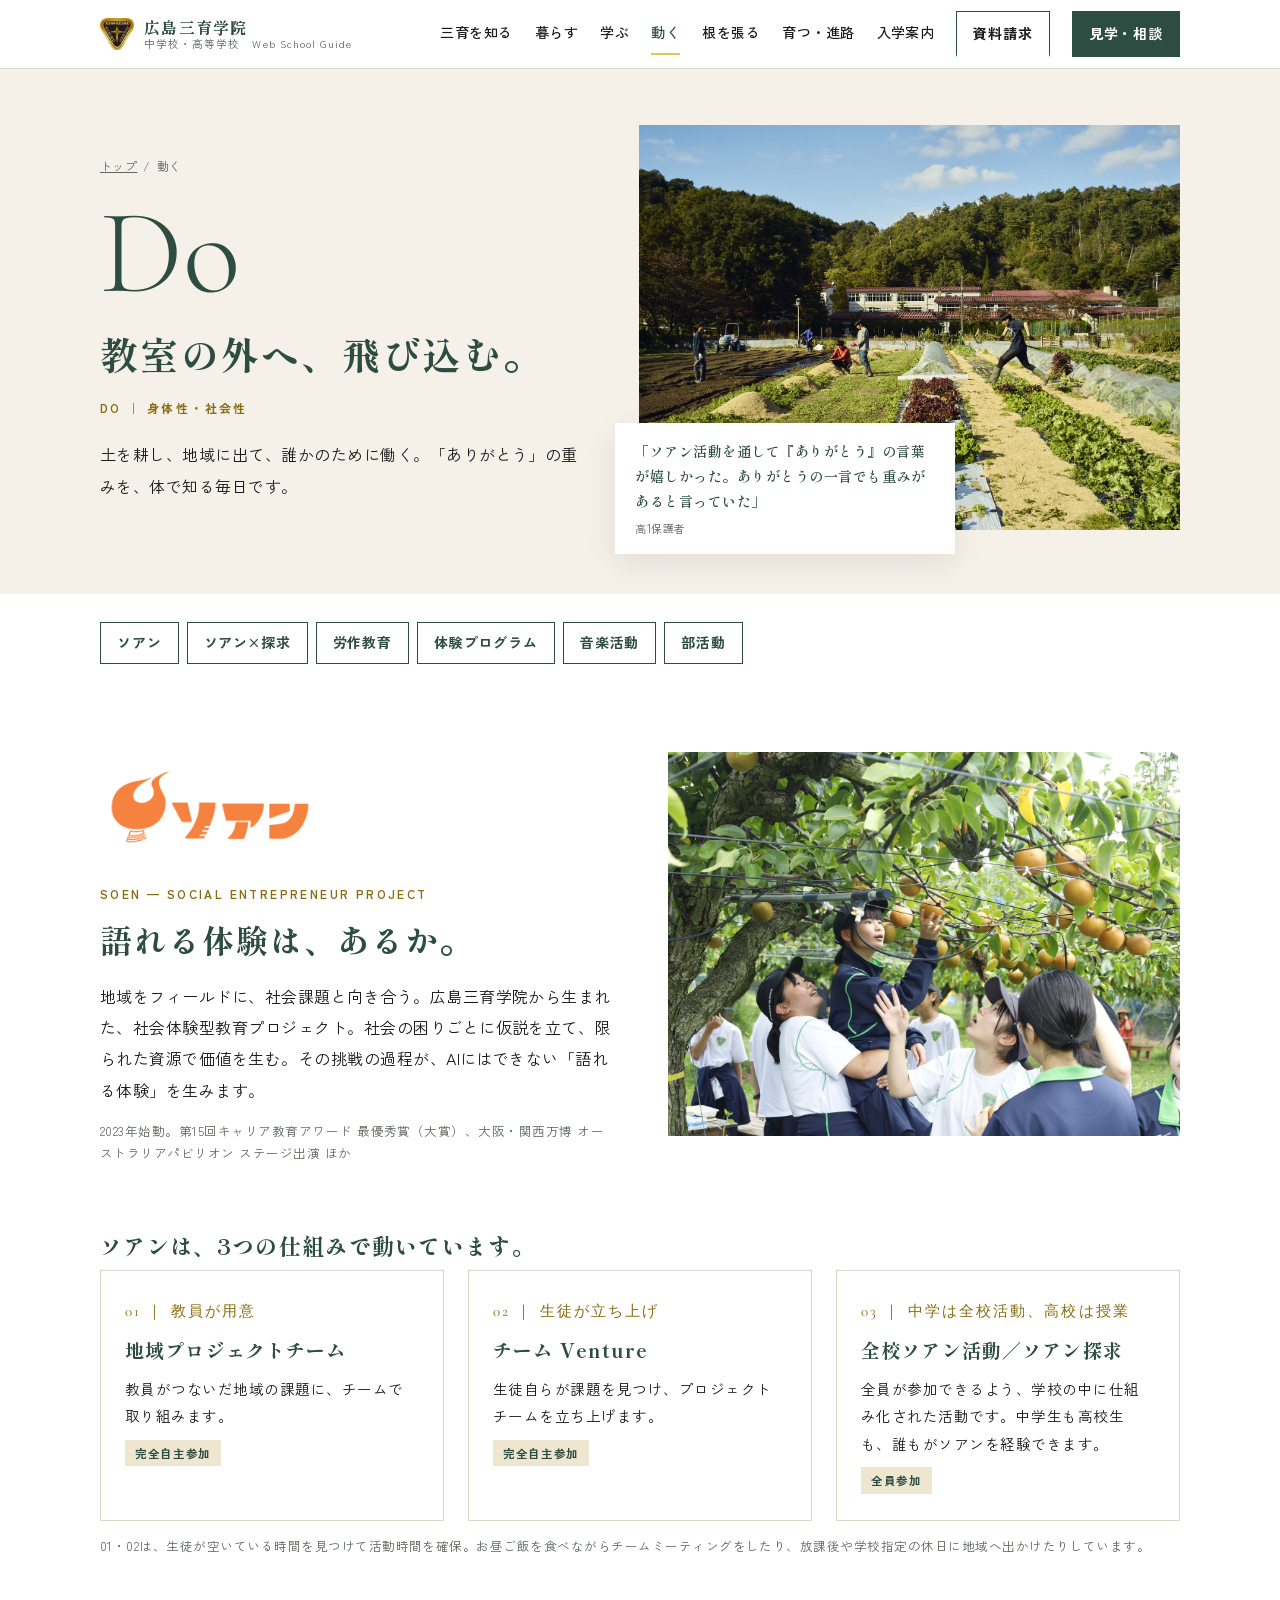
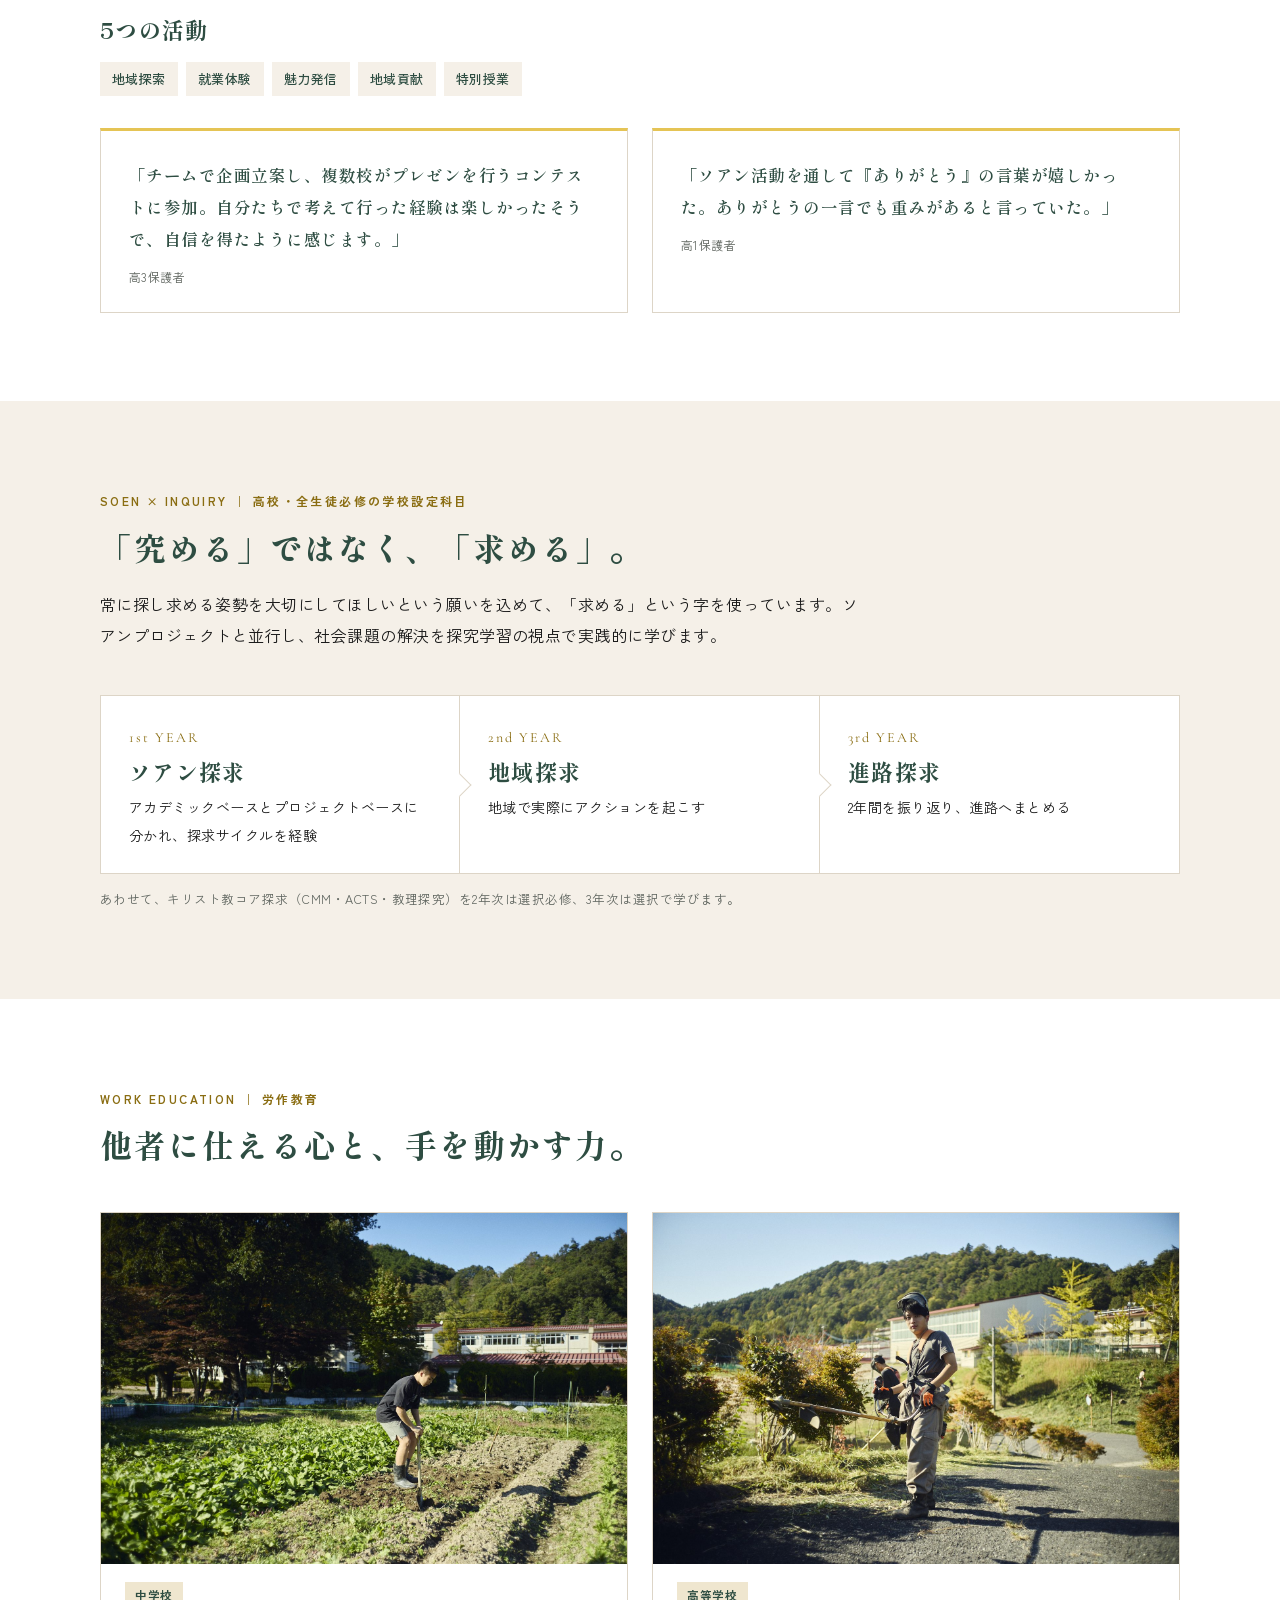
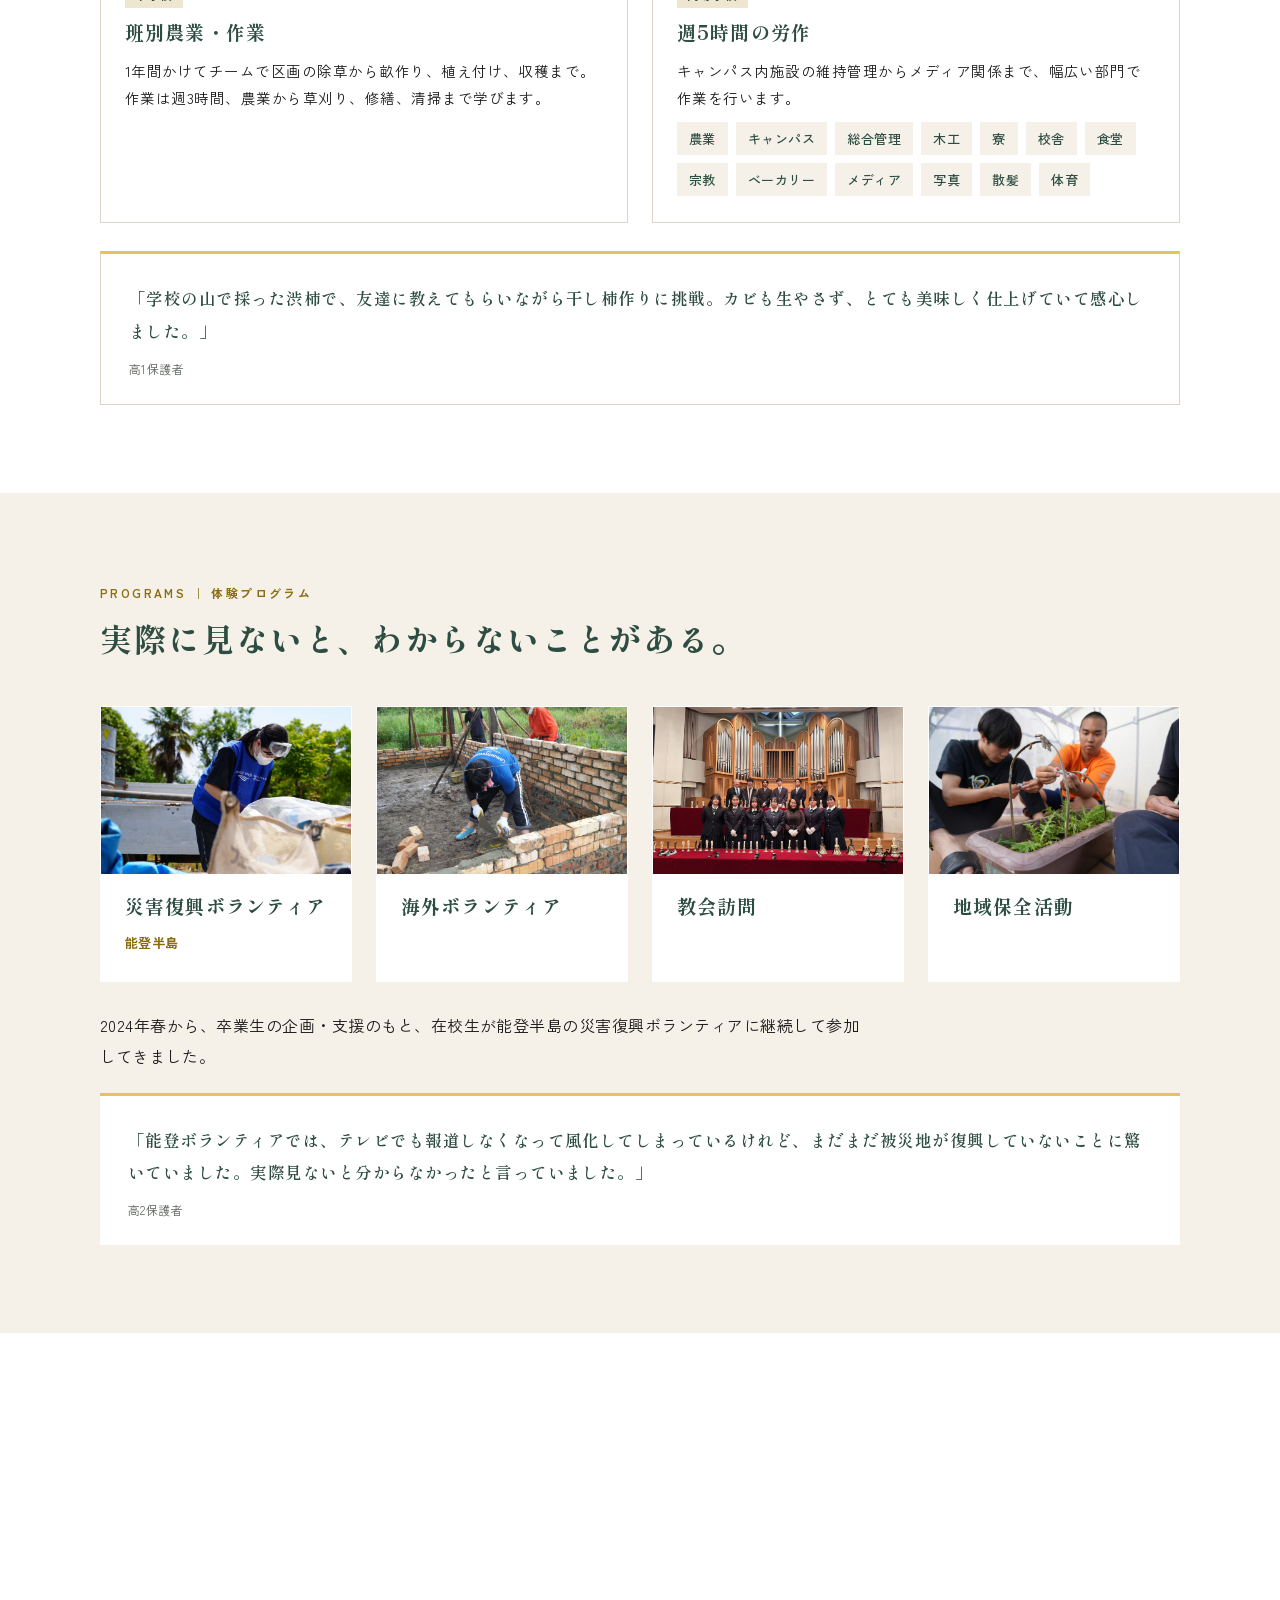
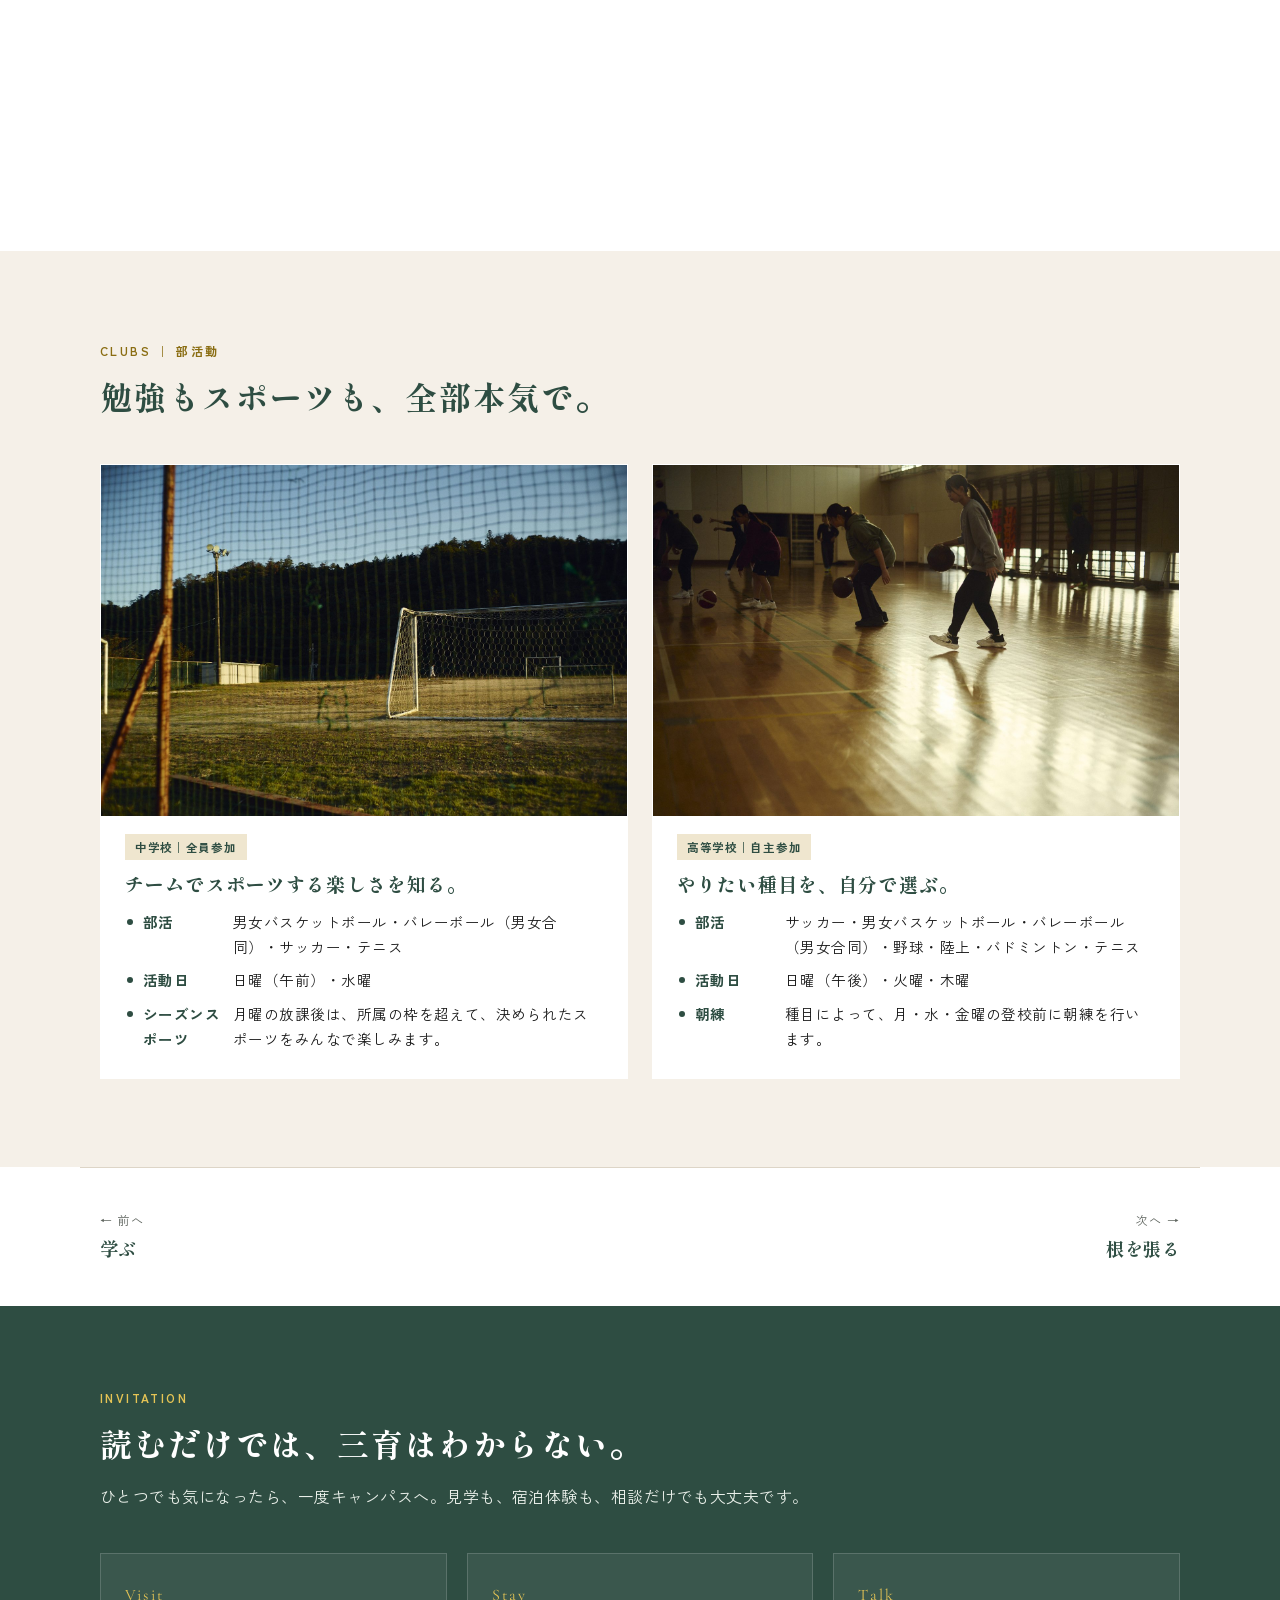
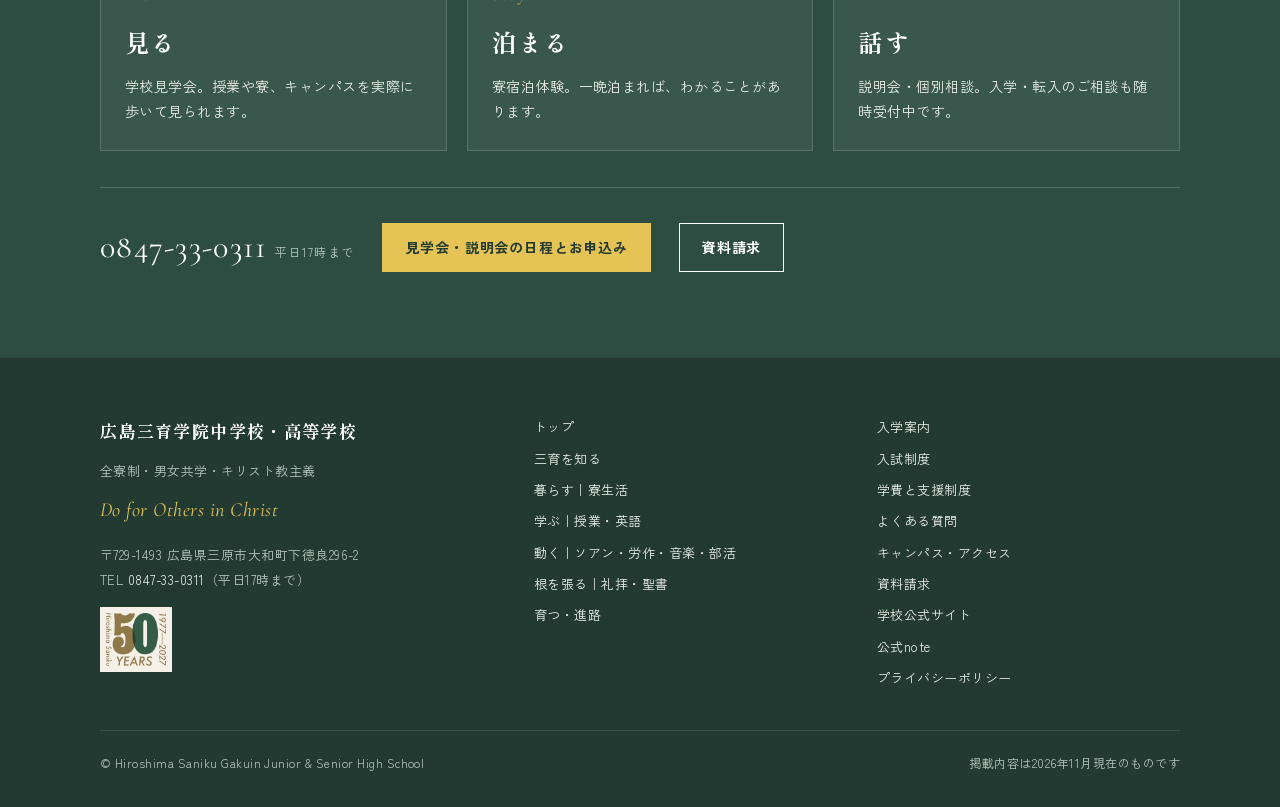
<file: do.html>
<!doctype html>
<html lang="ja">
<head>
<meta charset="utf-8">
<meta name="viewport" content="width=device-width, initial-scale=1">
<title>動く｜ソアン・労作・音楽・部活動｜広島三育学院 Web School Guide</title>
<meta name="description" content="社会体験型教育プロジェクト「ソアン」とソアン×探求、労作教育、体験プログラム、音楽活動、部活動。">
<link rel="canonical" href="https://guide.hiroshima.saniku.ed.jp/do.html">
<meta property="og:type" content="article">
<meta property="og:site_name" content="広島三育学院中学校・高等学校 Web School Guide">
<meta property="og:title" content="動く｜ソアン・労作・音楽・部活動｜広島三育学院 Web School Guide">
<meta property="og:description" content="社会体験型教育プロジェクト「ソアン」とソアン×探求、労作教育、体験プログラム、音楽活動、部活動。">
<meta property="og:url" content="https://guide.hiroshima.saniku.ed.jp/do.html">
<meta property="og:image" content="https://guide.hiroshima.saniku.ed.jp/assets/img/ogp.jpg">
<meta name="twitter:card" content="summary_large_image">
<meta name="theme-color" content="#2e4d42">
<link rel="icon" href="assets/img/emblem.png">
<link rel="preconnect" href="https://fonts.googleapis.com">
<link rel="preconnect" href="https://fonts.gstatic.com" crossorigin>
<link rel="stylesheet" href="https://fonts.googleapis.com/css2?family=Shippori+Mincho:wght@500;600;700;800&amp;family=Zen+Kaku+Gothic+New:wght@400;500;700&amp;family=Cormorant+Garamond:ital,wght@0,300;0,400;0,500;1,300;1,400&amp;display=swap">
<link rel="stylesheet" href="assets/css/style.css">
<script async src="https://www.googletagmanager.com/gtag/js?id=G-ZN9MK3SVNY"></script>
<script>window.dataLayer=window.dataLayer||[];function gtag(){dataLayer.push(arguments);}gtag('js',new Date());gtag('config','G-ZN9MK3SVNY');</script>
</head>
<body>
<a class="skip" href="#main">本文へ移動</a>
<header class="hd">
  <div class="in">
    <a class="logo" href="index.html" aria-label="広島三育学院 Web School Guide トップへ">
      <img src="assets/img/emblem.png" alt="" width="34" height="34">
      <span><b>広島三育学院</b><small>中学校・高等学校　Web School Guide</small></span>
    </a>
    <button class="menu-btn" type="button" aria-label="メニューを開く" aria-expanded="false" aria-controls="gnav"><svg viewBox="0 0 24 24" fill="none" stroke="currentColor" stroke-width="2" aria-hidden="true"><path d="M4 7h16M4 12h16M4 17h16"/></svg></button>
    <nav class="gnav" id="gnav" aria-label="メインメニュー">
      <a href="about.html">三育を知る</a>
      <a href="live.html">暮らす</a>
      <a href="learn.html">学ぶ</a>
      <a href="do.html" aria-current="page">動く</a>
      <a href="believe.html">根を張る</a>
      <a href="grow.html">育つ・進路</a>
      <a href="admission.html">入学案内</a>
      <a class="btn" href="https://docs.google.com/a/saniku.ed.jp/forms/d/e/1FAIpQLSfEn3PVfSddrivJyTrLy3nX7ndAHgS3T33gy6OCp4jaVe19fg/viewform?c=0&amp;w=1" target="_blank" rel="noopener">資料請求</a>
      <a class="btn solid" href="admission.html#visit">見学・相談</a>
    </nav>
  </div>
</header>
<main id="main">

<section class="phero">
  <div class="in">
    <div>
      <nav class="crumb" aria-label="パンくずリスト"><a href="index.html">トップ</a><span>/</span><span>動く</span></nav>
      <span class="big">Do</span>
      <h1>教室の外へ、飛び込む。</h1>
      <span class="sub">DO ｜ 身体性・社会性</span>
      <p class="lead">土を耕し、地域に出て、誰かのために働く。「ありがとう」の重みを、体で知る毎日です。</p>
    </div>
    <figure>
      <img data-photo="DO-01" src="assets/img/photo/DO-01.jpg" alt="山に囲まれた畑で作業する生徒たち">
      <figcaption>「ソアン活動を通して『ありがとう』の言葉が嬉しかった。ありがとうの一言でも重みがあると言っていた」<small>高1保護者</small></figcaption>
    </figure>
  </div>
</section>

<nav class="in" aria-label="このページの目次" style="padding-block:28px 0"><div class="chips"><a href="#soen" class="btn" style="min-height:40px;padding:6px 16px">ソアン</a><a href="#inquiry" class="btn" style="min-height:40px;padding:6px 16px">ソアン×探求</a><a href="#work" class="btn" style="min-height:40px;padding:6px 16px">労作教育</a><a href="#programs" class="btn" style="min-height:40px;padding:6px 16px">体験プログラム</a><a href="#music" class="btn" style="min-height:40px;padding:6px 16px">音楽活動</a><a href="#clubs" class="btn" style="min-height:40px;padding:6px 16px">部活動</a></div></nav>

<section class="sec" id="soen" aria-labelledby="s-h">
  <div class="in">
    <div class="split" style="align-items:start">
      <div class="reveal">
        <img src="assets/img/soan-logo.png" alt="ソアン" width="1000" height="500" style="width:220px;height:auto;aspect-ratio:auto;object-fit:contain;margin-bottom:20px" loading="lazy">
        <span class="tag">SOEN — SOCIAL ENTREPRENEUR PROJECT</span>
        <h2 id="s-h">語れる体験は、あるか。</h2>
        <p class="lead">地域をフィールドに、社会課題と向き合う。広島三育学院から生まれた、社会体験型教育プロジェクト。社会の困りごとに仮説を立て、限られた資源で価値を生む。その挑戦の過程が、AIにはできない「語れる体験」を生みます。</p>
        <p class="note">2023年始動。第15回キャリア教育アワード 最優秀賞（大賞）、大阪・関西万博 オーストラリアパビリオン ステージ出演 ほか</p>
      </div>
      <img data-photo="DO-02" src="assets/img/photo/DO-02.jpg" alt="梨園で収穫を手伝う生徒たち" loading="lazy" style="aspect-ratio:4/3;width:100%;object-fit:cover">
    </div>

    <h3 class="reveal" style="font-size:22px;margin:64px 0 8px">ソアンは、3つの仕組みで動いています。</h3>
    <div class="g3">
      <div class="card reveal"><span class="num">01 ｜ 教員が用意</span><h3>地域プロジェクトチーム</h3><p>教員がつないだ地域の課題に、チームで取り組みます。</p><span class="pill">完全自主参加</span></div>
      <div class="card reveal"><span class="num">02 ｜ 生徒が立ち上げ</span><h3>チーム Venture</h3><p>生徒自らが課題を見つけ、プロジェクトチームを立ち上げます。</p><span class="pill">完全自主参加</span></div>
      <div class="card reveal"><span class="num">03 ｜ 中学は全校活動、高校は授業</span><h3>全校ソアン活動／ソアン探求</h3><p>全員が参加できるよう、学校の中に仕組み化された活動です。中学生も高校生も、誰もがソアンを経験できます。</p><span class="pill">全員参加</span></div>
    </div>
    <p class="note">01・02は、生徒が空いている時間を見つけて活動時間を確保。お昼ご飯を食べながらチームミーティングをしたり、放課後や学校指定の休日に地域へ出かけたりしています。</p>

    <h3 class="reveal" style="font-size:22px;margin:56px 0 16px">5つの活動</h3>
    <div class="chips reveal"><span>地域探索</span><span>就業体験</span><span>魅力発信</span><span>地域貢献</span><span>特別授業</span></div>
    <div class="g2" style="margin-top:32px">
      <div class="quote reveal" style="border:1px solid var(--line);border-top:3px solid var(--accent)"><p>「チームで企画立案し、複数校がプレゼンを行うコンテストに参加。自分たちで考えて行った経験は楽しかったそうで、自信を得たように感じます。」</p><cite>高3保護者</cite></div>
      <div class="quote reveal" style="border:1px solid var(--line);border-top:3px solid var(--accent)"><p>「ソアン活動を通して『ありがとう』の言葉が嬉しかった。ありがとうの一言でも重みがあると言っていた。」</p><cite>高1保護者</cite></div>
    </div>
  </div>
</section>

<section class="sec cream" id="inquiry" aria-labelledby="i-h">
  <div class="in">
    <div class="head">
      <span class="tag">SOEN × INQUIRY ｜ 高校・全生徒必修の学校設定科目</span>
      <h2 id="i-h">「究める」ではなく、「求める」。</h2>
      <p class="lead">常に探し求める姿勢を大切にしてほしいという願いを込めて、「求める」という字を使っています。ソアンプロジェクトと並行し、社会課題の解決を探究学習の視点で実践的に学びます。</p>
    </div>
    <div class="steps reveal">
      <div><span class="num">1st YEAR</span><h3>ソアン探求</h3><p>アカデミックベースとプロジェクトベースに分かれ、探求サイクルを経験</p></div>
      <div><span class="num">2nd YEAR</span><h3>地域探求</h3><p>地域で実際にアクションを起こす</p></div>
      <div><span class="num">3rd YEAR</span><h3>進路探求</h3><p>2年間を振り返り、進路へまとめる</p></div>
    </div>
    <p class="note">あわせて、キリスト教コア探求（CMM・ACTS・教理探究）を2年次は選択必修、3年次は選択で学びます。</p>
  </div>
</section>

<section class="sec" id="work" aria-labelledby="w-h">
  <div class="in">
    <div class="head">
      <span class="tag">WORK EDUCATION ｜ 労作教育</span>
      <h2 id="w-h">他者に仕える心と、手を動かす力。</h2>
    </div>
    <div class="g2">
      <div class="card reveal"><img data-photo="DO-03" src="assets/img/photo/DO-03.jpg" alt="畑を耕す生徒" loading="lazy"><span class="pill">中学校</span><h3>班別農業・作業</h3><p>1年間かけてチームで区画の除草から畝作り、植え付け、収穫まで。作業は週3時間、農業から草刈り、修繕、清掃まで学びます。</p></div>
      <div class="card reveal"><img data-photo="DO-04" src="assets/img/photo/DO-04.jpg" alt="草刈り機で作業する生徒" loading="lazy"><span class="pill">高等学校</span><h3>週5時間の労作</h3><p>キャンパス内施設の維持管理からメディア関係まで、幅広い部門で作業を行います。</p><div class="chips"><span>農業</span><span>キャンパス</span><span>総合管理</span><span>木工</span><span>寮</span><span>校舎</span><span>食堂</span><span>宗教</span><span>ベーカリー</span><span>メディア</span><span>写真</span><span>散髪</span><span>体育</span></div></div>
    </div>
    <div class="quote reveal" style="margin-top:28px;border:1px solid var(--line);border-top:3px solid var(--accent)"><p>「学校の山で採った渋柿で、友達に教えてもらいながら干し柿作りに挑戦。カビも生やさず、とても美味しく仕上げていて感心しました。」</p><cite>高1保護者</cite></div>
  </div>
</section>

<section class="sec cream" id="programs" aria-labelledby="p-h">
  <div class="in">
    <div class="head">
      <span class="tag">PROGRAMS ｜ 体験プログラム</span>
      <h2 id="p-h">実際に見ないと、わからないことがある。</h2>
    </div>
    <div class="g4">
      <div class="card reveal"><img data-photo="DO-05" src="assets/img/photo/DO-05.jpg" alt="ボランティアで片付け作業をする生徒" loading="lazy" style="margin:-26px -24px 8px"><h3>災害復興ボランティア</h3><p style="font-size:13px;color:var(--accent-d);font-weight:700">能登半島</p></div>
      <div class="card reveal"><img data-photo="DO-06" src="assets/img/photo/DO-06.jpg" alt="れんがを積むボランティア活動" loading="lazy" style="margin:-26px -24px 8px"><h3>海外ボランティア</h3></div>
      <div class="card reveal"><img data-photo="DO-07" src="assets/img/photo/DO-07.jpg" alt="礼拝堂でハンドベルを前に並ぶ生徒たち" loading="lazy" style="margin:-26px -24px 8px"><h3>教会訪問</h3></div>
      <div class="card reveal"><img data-photo="DO-08" src="assets/img/photo/DO-08.jpg" alt="植物の手入れをする生徒たち" loading="lazy" style="margin:-26px -24px 8px"><h3>地域保全活動</h3></div>
    </div>
    <p class="lead reveal" style="margin-top:28px">2024年春から、卒業生の企画・支援のもと、在校生が能登半島の災害復興ボランティアに継続して参加してきました。</p>
    <div class="quote reveal" style="margin-top:20px"><p>「能登ボランティアでは、テレビでも報道しなくなって風化してしまっているけれど、まだまだ被災地が復興していないことに驚いていました。実際見ないと分からなかったと言っていました。」</p><cite>高2保護者</cite></div>
  </div>
</section>

<section class="sec" id="music" aria-labelledby="mu-h">
  <div class="in split">
    <div class="reveal">
      <span class="tag">MUSIC ｜ 音楽活動</span>
      <h2 id="mu-h">約8割以上の生徒が、音楽活動に参加。</h2>
      <p class="lead">開校当初から続く伝統の活動です。毎年約8割の生徒が、運動部と音楽活動を両立しています。音楽で心を通わせ、礼拝で歌い、地域で演奏する。クリスマスコンサートツアーは、学校の一大行事です。</p>
      <div class="chips" style="margin-top:20px"><span>聖歌隊</span><span>ハンドベルクワイア</span><span>ブラスバンド</span></div>
      
    </div>
    <img data-photo="DO-09" class="reveal" src="assets/img/photo/DO-09.jpg" alt="指揮者と練習する聖歌隊" loading="lazy">
  </div>
</section>

<section class="sec cream" id="clubs" aria-labelledby="cl-h">
  <div class="in">
    <div class="head">
      <span class="tag">CLUBS ｜ 部活動</span>
      <h2 id="cl-h">勉強もスポーツも、全部本気で。</h2>
    </div>
    <div class="g2">
      <div class="card reveal"><img data-photo="DO-10" src="assets/img/photo/DO-10.jpg" alt="夕方のサッカーグラウンド" loading="lazy"><span class="pill">中学校｜全員参加</span><h3>チームでスポーツする楽しさを知る。</h3>
        <ul class="mini-list"><li><b>部活</b>男女バスケットボール・バレーボール（男女合同）・サッカー・テニス</li><li><b>活動日</b>日曜（午前）・水曜</li><li><b>シーズンスポーツ</b>月曜の放課後は、所属の枠を超えて、決められたスポーツをみんなで楽しみます。</li></ul></div>
      <div class="card reveal"><img data-photo="DO-11" src="assets/img/photo/DO-11.jpg" alt="体育館でドリブル練習をする生徒たち" loading="lazy"><span class="pill">高等学校｜自主参加</span><h3>やりたい種目を、自分で選ぶ。</h3>
        <ul class="mini-list"><li><b>部活</b>サッカー・男女バスケットボール・バレーボール（男女合同）・野球・陸上・バドミントン・テニス</li><li><b>活動日</b>日曜（午後）・火曜・木曜</li><li><b>朝練</b>種目によって、月・水・金曜の登校前に朝練を行います。</li></ul></div>
    </div>
  </div>
</section>

<div class="in next-page"><a href="learn.html"><small>← 前へ</small>学ぶ</a><a class="r" href="believe.html"><small>次へ →</small>根を張る</a></div>

<section class="cta" aria-labelledby="cta-h">
  <div class="in">
    <span class="tag" style="color:var(--accent)">INVITATION</span>
    <h2 id="cta-h">読むだけでは、三育はわからない。</h2>
    <p style="margin-top:14px;max-width:720px">ひとつでも気になったら、一度キャンパスへ。見学も、宿泊体験も、相談だけでも大丈夫です。</p>
    <div class="doors">
      <a class="door" href="https://www.saniku.ac.jp/hiroshima/news/001722.php" target="_blank" rel="noopener"><i>Visit</i><b>見る</b><span>学校見学会。授業や寮、キャンパスを実際に歩いて見られます。</span></a>
      <a class="door" href="https://www.saniku.ac.jp/hiroshima/news/001722.php" target="_blank" rel="noopener"><i>Stay</i><b>泊まる</b><span>寮宿泊体験。一晩泊まれば、わかることがあります。</span></a>
      <a class="door" href="https://www.saniku.ac.jp/hiroshima/news/001722.php" target="_blank" rel="noopener"><i>Talk</i><b>話す</b><span>説明会・個別相談。入学・転入のご相談も随時受付中です。</span></a>
    </div>
    <div class="contact">
      <a class="tel" href="tel:0847330311">0847-33-0311<small>平日17時まで</small></a>
      <a class="btn gold" href="https://www.saniku.ac.jp/hiroshima/news/001722.php" target="_blank" rel="noopener">見学会・説明会の日程とお申込み</a>
      <a class="btn light" href="https://docs.google.com/a/saniku.ed.jp/forms/d/e/1FAIpQLSfEn3PVfSddrivJyTrLy3nX7ndAHgS3T33gy6OCp4jaVe19fg/viewform?c=0&amp;w=1" target="_blank" rel="noopener">資料請求</a>
    </div>
  </div>
</section>
</main>
<footer class="ft">
  <div class="in">
    <div class="cols">
      <div>
        <b>広島三育学院中学校・高等学校</b>
        <p style="margin-top:10px">全寮制・男女共学・キリスト教主義</p>
        <p class="motto">Do for Others in Christ</p>
        <p style="margin-top:12px">〒729-1493 広島県三原市大和町下徳良296-2<br>TEL <a href="tel:0847330311">0847-33-0311</a>（平日17時まで）</p>
        <img class="y50" src="assets/img/logo50.png" alt="広島開校50周年 1977–2027" width="72" height="64">
      </div>
      <div>
        <ul>
          <li><a href="index.html">トップ</a></li>
          <li><a href="about.html">三育を知る</a></li>
          <li><a href="live.html">暮らす｜寮生活</a></li>
          <li><a href="learn.html">学ぶ｜授業・英語</a></li>
          <li><a href="do.html">動く｜ソアン・労作・音楽・部活</a></li>
          <li><a href="believe.html">根を張る｜礼拝・聖書</a></li>
          <li><a href="grow.html">育つ・進路</a></li>
        </ul>
      </div>
      <div>
        <ul>
          <li><a href="admission.html">入学案内</a></li>
          <li><a href="admission.html#exam">入試制度</a></li>
          <li><a href="admission.html#tuition">学費と支援制度</a></li>
          <li><a href="admission.html#faq">よくある質問</a></li>
          <li><a href="admission.html#access">キャンパス・アクセス</a></li>
          <li><a href="https://docs.google.com/a/saniku.ed.jp/forms/d/e/1FAIpQLSfEn3PVfSddrivJyTrLy3nX7ndAHgS3T33gy6OCp4jaVe19fg/viewform?c=0&amp;w=1" target="_blank" rel="noopener">資料請求</a></li>
          <li><a href="https://www.saniku.ac.jp/hiroshima/" target="_blank" rel="noopener">学校公式サイト</a></li>
          <li><a href="https://hsg-edu.note.jp/" target="_blank" rel="noopener">公式note</a></li>
          <li><a href="privacy.html">プライバシーポリシー</a></li>
        </ul>
      </div>
    </div>
    <div class="copy"><span>© Hiroshima Saniku Gakuin Junior &amp; Senior High School</span><span>掲載内容は2026年11月現在のものです</span></div>
  </div>
</footer>
<script src="assets/js/main.js"></script>
</body>
</html>
</file>
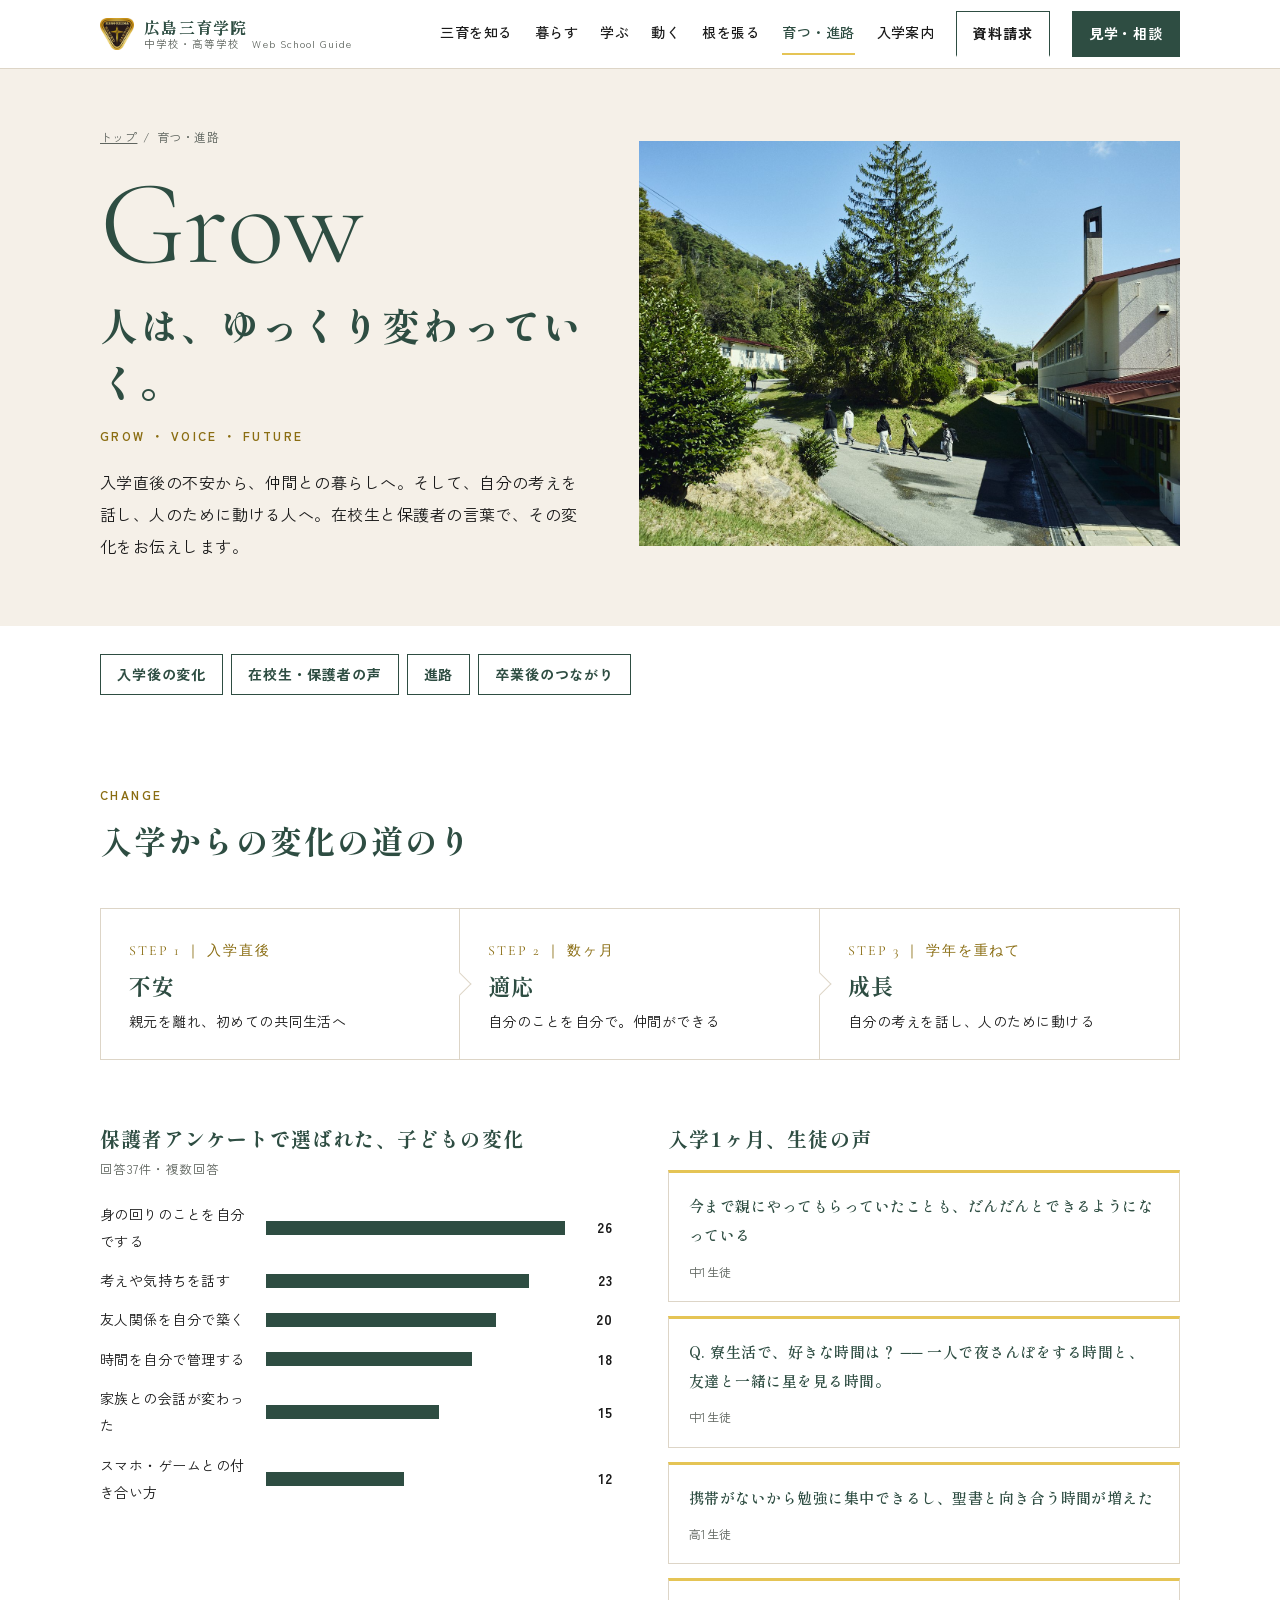
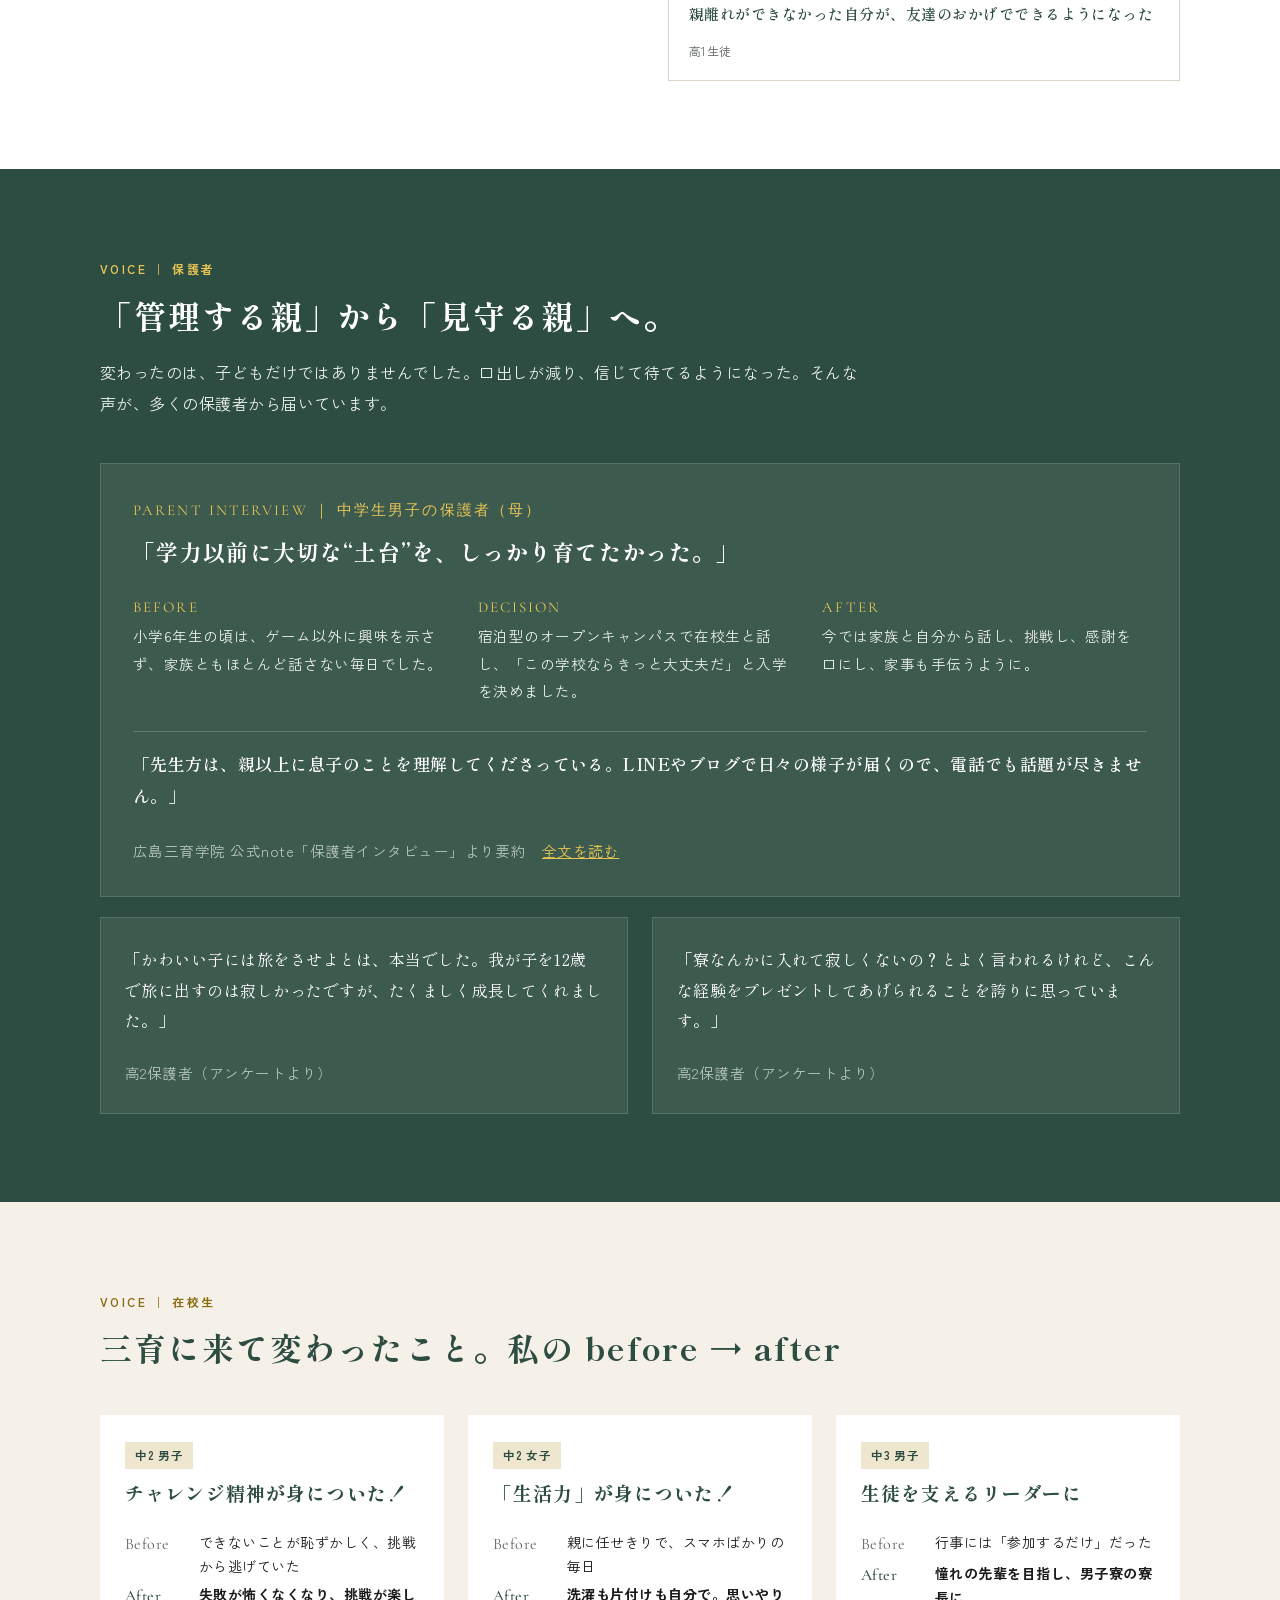
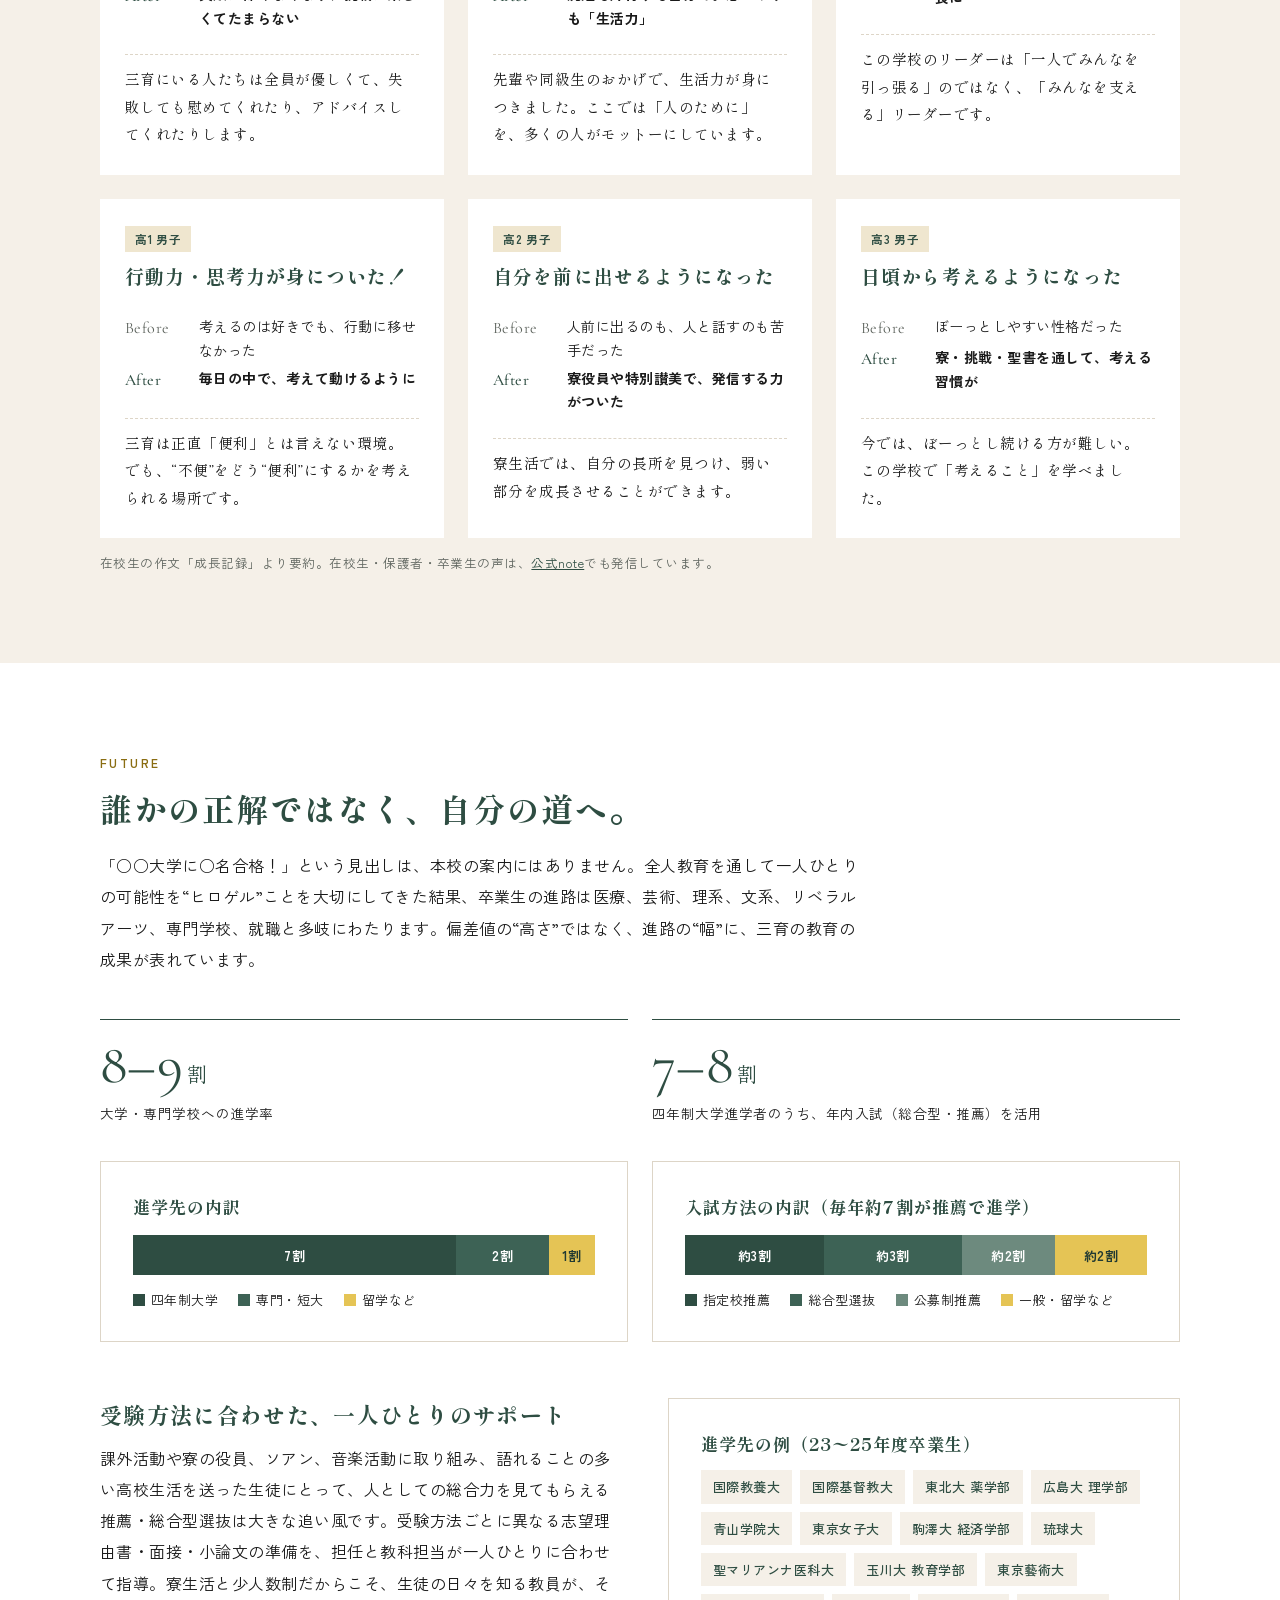
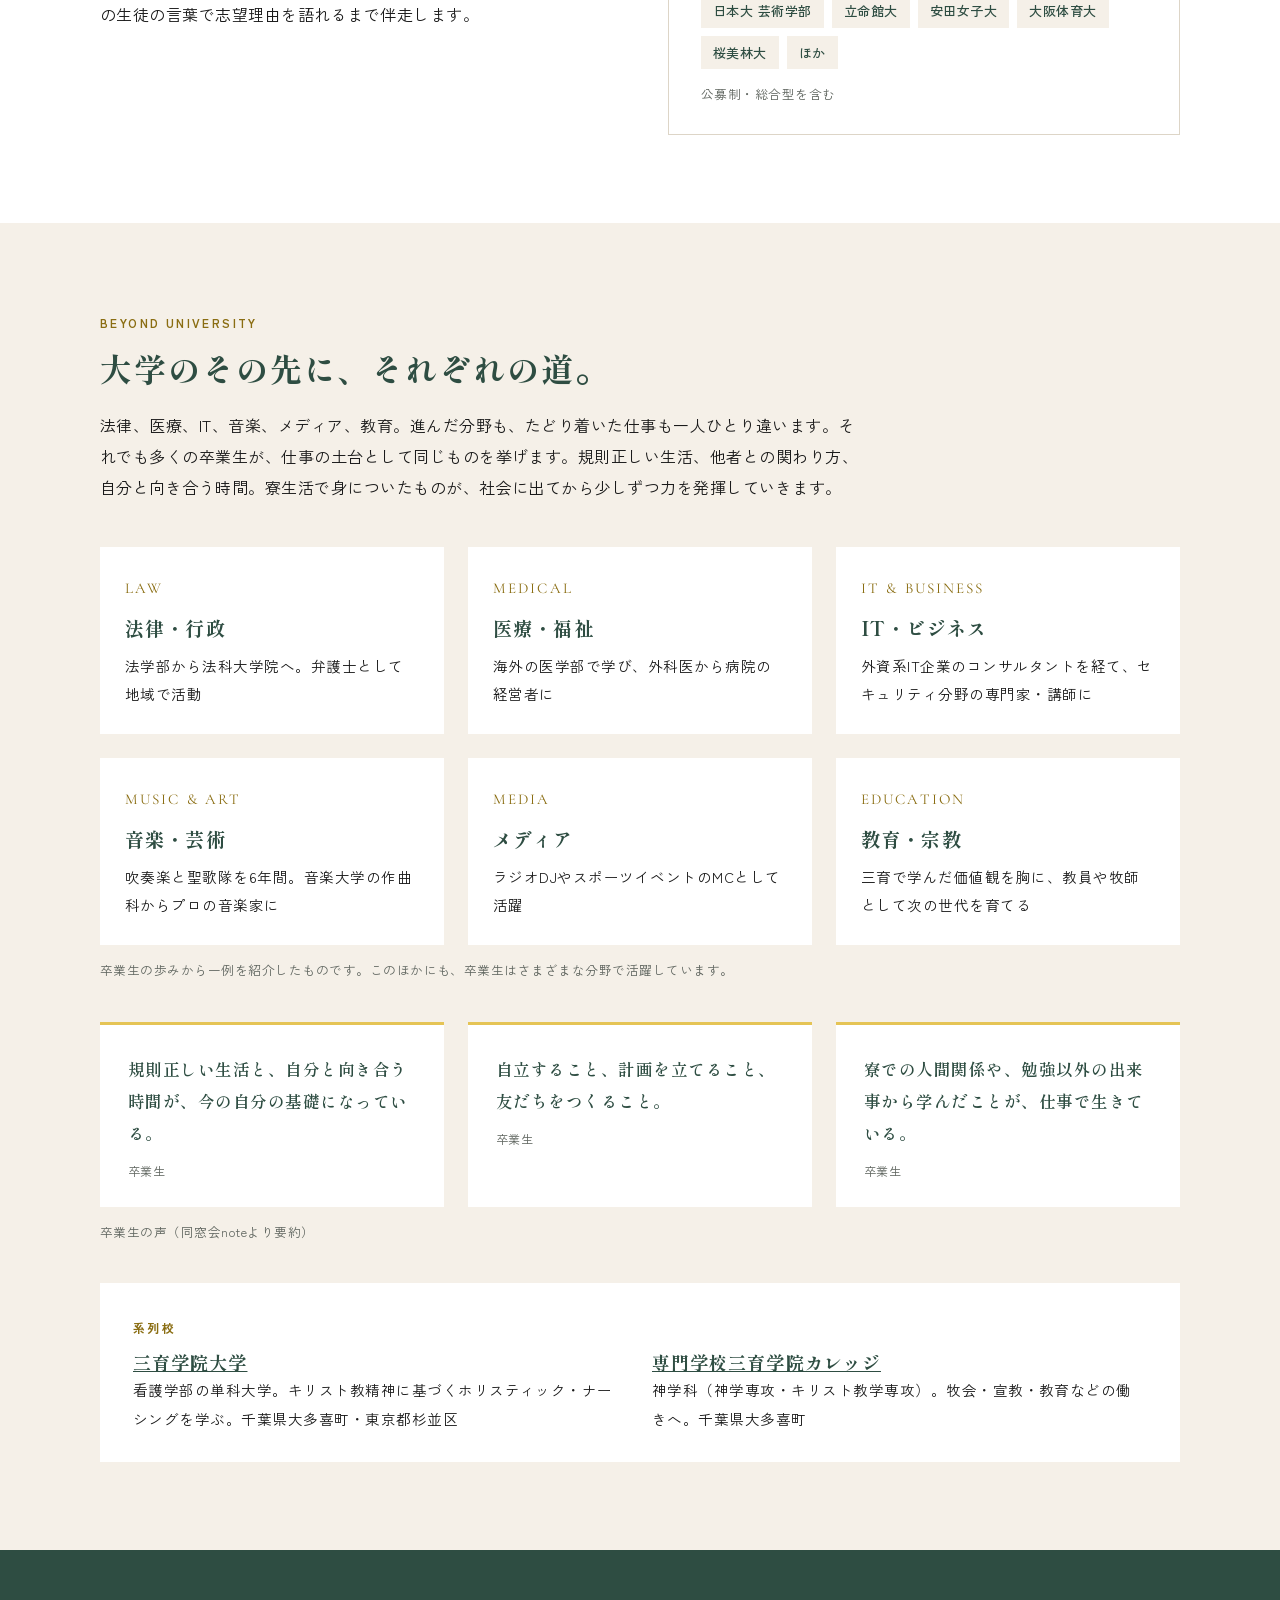
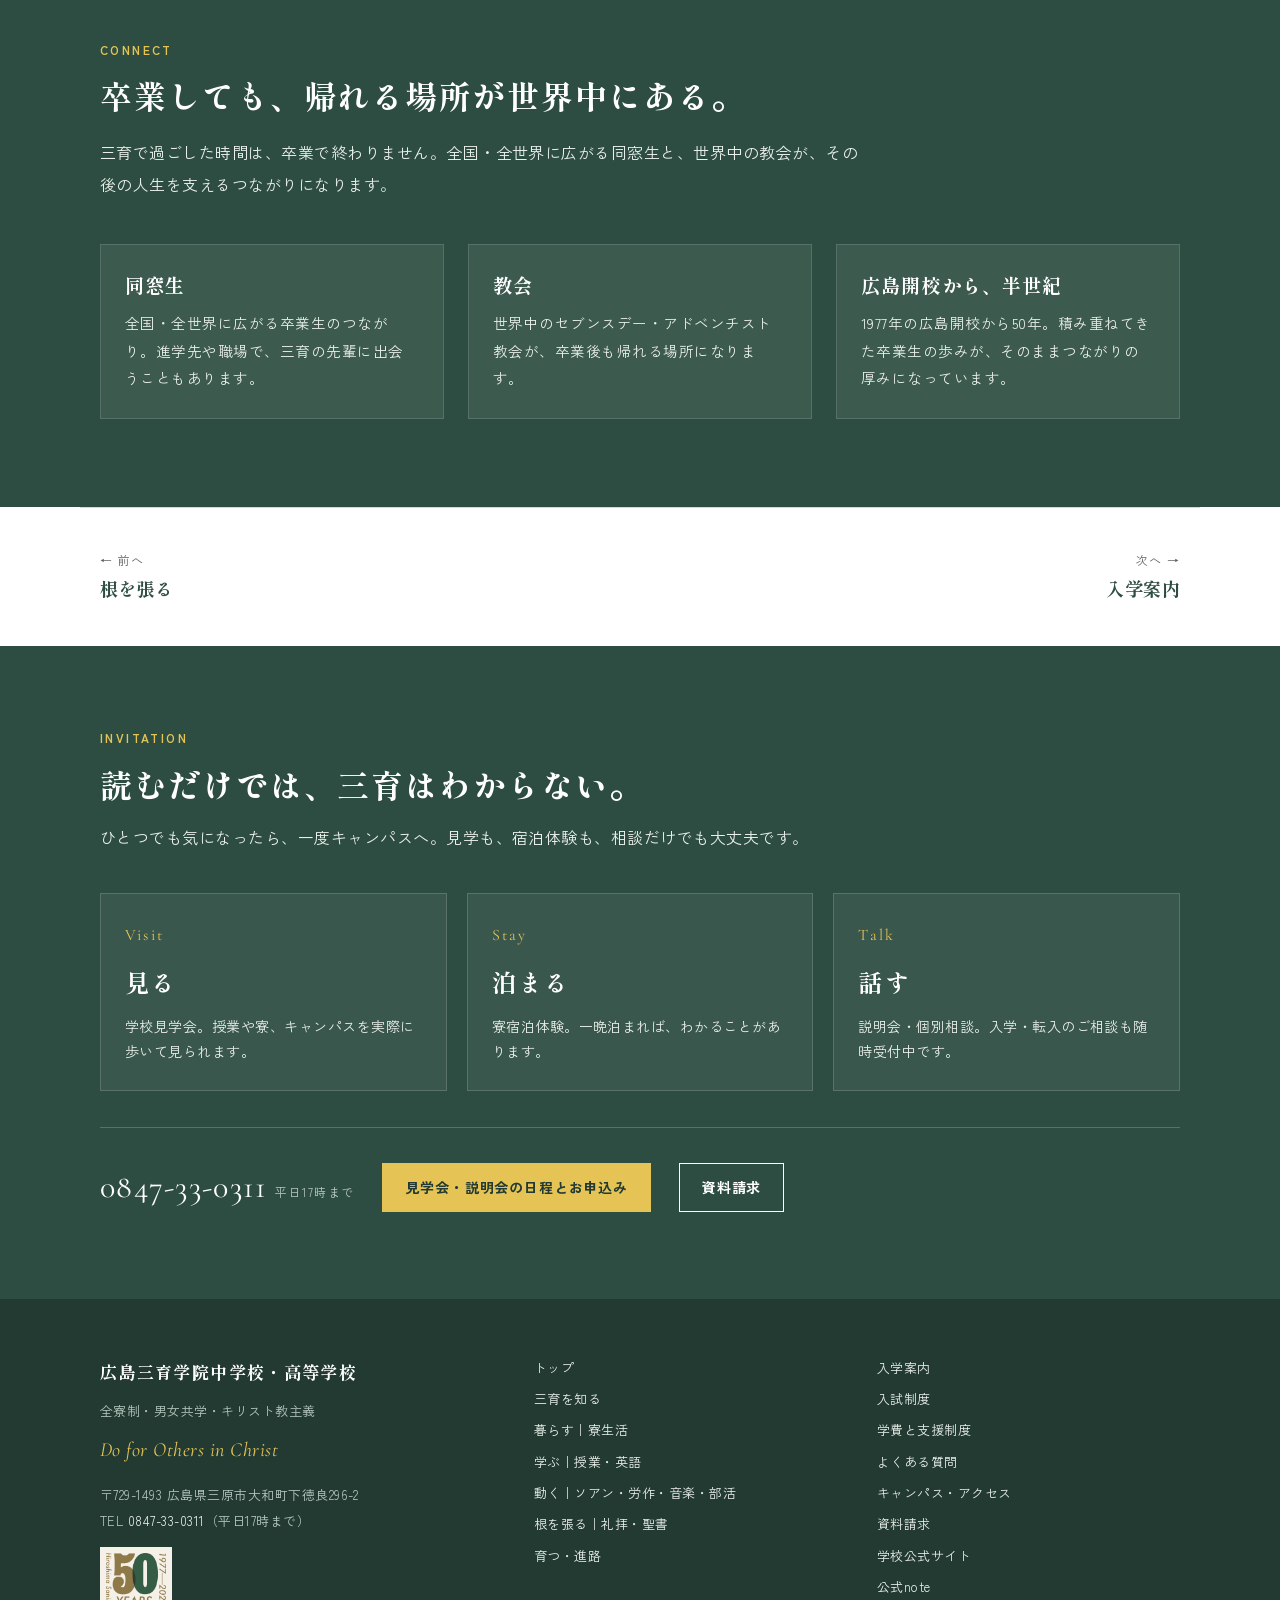
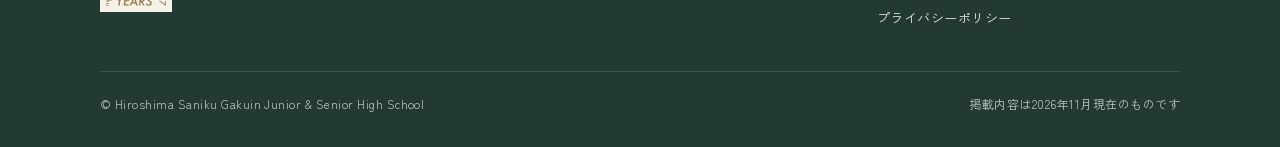
<file: grow.html>
<!doctype html>
<html lang="ja">
<head>
<meta charset="utf-8">
<meta name="viewport" content="width=device-width, initial-scale=1">
<title>育つ・進路｜広島三育学院 Web School Guide</title>
<meta name="description" content="入学後の変化、在校生と保護者の声、進路の幅と受験サポート、卒業後のつながり。">
<link rel="canonical" href="https://guide.hiroshima.saniku.ed.jp/grow.html">
<meta property="og:type" content="article">
<meta property="og:site_name" content="広島三育学院中学校・高等学校 Web School Guide">
<meta property="og:title" content="育つ・進路｜広島三育学院 Web School Guide">
<meta property="og:description" content="入学後の変化、在校生と保護者の声、進路の幅と受験サポート、卒業後のつながり。">
<meta property="og:url" content="https://guide.hiroshima.saniku.ed.jp/grow.html">
<meta property="og:image" content="https://guide.hiroshima.saniku.ed.jp/assets/img/ogp.jpg">
<meta name="twitter:card" content="summary_large_image">
<meta name="theme-color" content="#2e4d42">
<link rel="icon" href="assets/img/emblem.png">
<link rel="preconnect" href="https://fonts.googleapis.com">
<link rel="preconnect" href="https://fonts.gstatic.com" crossorigin>
<link rel="stylesheet" href="https://fonts.googleapis.com/css2?family=Shippori+Mincho:wght@500;600;700;800&amp;family=Zen+Kaku+Gothic+New:wght@400;500;700&amp;family=Cormorant+Garamond:ital,wght@0,300;0,400;0,500;1,300;1,400&amp;display=swap">
<link rel="stylesheet" href="assets/css/style.css">
<script async src="https://www.googletagmanager.com/gtag/js?id=G-ZN9MK3SVNY"></script>
<script>window.dataLayer=window.dataLayer||[];function gtag(){dataLayer.push(arguments);}gtag('js',new Date());gtag('config','G-ZN9MK3SVNY');</script>
</head>
<body>
<a class="skip" href="#main">本文へ移動</a>
<header class="hd">
  <div class="in">
    <a class="logo" href="index.html" aria-label="広島三育学院 Web School Guide トップへ">
      <img src="assets/img/emblem.png" alt="" width="34" height="34">
      <span><b>広島三育学院</b><small>中学校・高等学校　Web School Guide</small></span>
    </a>
    <button class="menu-btn" type="button" aria-label="メニューを開く" aria-expanded="false" aria-controls="gnav"><svg viewBox="0 0 24 24" fill="none" stroke="currentColor" stroke-width="2" aria-hidden="true"><path d="M4 7h16M4 12h16M4 17h16"/></svg></button>
    <nav class="gnav" id="gnav" aria-label="メインメニュー">
      <a href="about.html">三育を知る</a>
      <a href="live.html">暮らす</a>
      <a href="learn.html">学ぶ</a>
      <a href="do.html">動く</a>
      <a href="believe.html">根を張る</a>
      <a href="grow.html" aria-current="page">育つ・進路</a>
      <a href="admission.html">入学案内</a>
      <a class="btn" href="https://docs.google.com/a/saniku.ed.jp/forms/d/e/1FAIpQLSfEn3PVfSddrivJyTrLy3nX7ndAHgS3T33gy6OCp4jaVe19fg/viewform?c=0&amp;w=1" target="_blank" rel="noopener">資料請求</a>
      <a class="btn solid" href="admission.html#visit">見学・相談</a>
    </nav>
  </div>
</header>
<main id="main">

<section class="phero">
  <div class="in">
    <div>
      <nav class="crumb" aria-label="パンくずリスト"><a href="index.html">トップ</a><span>/</span><span>育つ・進路</span></nav>
      <span class="big">Grow</span>
      <h1>人は、ゆっくり変わっていく。</h1>
      <span class="sub">GROW ・ VOICE ・ FUTURE</span>
      <p class="lead">入学直後の不安から、仲間との暮らしへ。そして、自分の考えを話し、人のために動ける人へ。在校生と保護者の言葉で、その変化をお伝えします。</p>
    </div>
    <figure>
      <img data-photo="GR-01" src="assets/img/photo/GR-01.jpg" alt="木々に囲まれたキャンパスの道を歩く生徒たち">
    </figure>
  </div>
</section>

<nav class="in" aria-label="このページの目次" style="padding-block:28px 0"><div class="chips"><a href="#change" class="btn" style="min-height:40px;padding:6px 16px">入学後の変化</a><a href="#voice" class="btn" style="min-height:40px;padding:6px 16px">在校生・保護者の声</a><a href="#future" class="btn" style="min-height:40px;padding:6px 16px">進路</a><a href="#connect" class="btn" style="min-height:40px;padding:6px 16px">卒業後のつながり</a></div></nav>

<section class="sec" id="change" aria-labelledby="c-h">
  <div class="in">
    <div class="head">
      <span class="tag">CHANGE</span>
      <h2 id="c-h">入学からの変化の道のり</h2>
    </div>
    <div class="steps reveal">
      <div><span class="num">STEP 1 ｜ 入学直後</span><h3>不安</h3><p>親元を離れ、初めての共同生活へ</p></div>
      <div><span class="num">STEP 2 ｜ 数ヶ月</span><h3>適応</h3><p>自分のことを自分で。仲間ができる</p></div>
      <div><span class="num">STEP 3 ｜ 学年を重ねて</span><h3>成長</h3><p>自分の考えを話し、人のために動ける</p></div>
    </div>

    <div class="split" style="margin-top:64px;align-items:start">
      <div class="reveal">
        <h3 style="font-size:20px">保護者アンケートで選ばれた、子どもの変化</h3>
        <p class="note" style="margin-top:4px">回答37件・複数回答</p>
        <div style="display:grid;gap:12px;margin-top:20px" role="list">
          <div role="listitem" style="display:grid;grid-template-columns:minmax(0,11em) minmax(0,1fr) 2.5em;gap:12px;align-items:center;font-size:14px"><span>身の回りのことを自分でする</span><span style="height:14px;background:var(--green);width:100%"></span><b style="text-align:right">26</b></div>
          <div role="listitem" style="display:grid;grid-template-columns:minmax(0,11em) minmax(0,1fr) 2.5em;gap:12px;align-items:center;font-size:14px"><span>考えや気持ちを話す</span><span style="height:14px;background:var(--green);width:88%"></span><b style="text-align:right">23</b></div>
          <div role="listitem" style="display:grid;grid-template-columns:minmax(0,11em) minmax(0,1fr) 2.5em;gap:12px;align-items:center;font-size:14px"><span>友人関係を自分で築く</span><span style="height:14px;background:var(--green);width:77%"></span><b style="text-align:right">20</b></div>
          <div role="listitem" style="display:grid;grid-template-columns:minmax(0,11em) minmax(0,1fr) 2.5em;gap:12px;align-items:center;font-size:14px"><span>時間を自分で管理する</span><span style="height:14px;background:var(--green);width:69%"></span><b style="text-align:right">18</b></div>
          <div role="listitem" style="display:grid;grid-template-columns:minmax(0,11em) minmax(0,1fr) 2.5em;gap:12px;align-items:center;font-size:14px"><span>家族との会話が変わった</span><span style="height:14px;background:var(--green);width:58%"></span><b style="text-align:right">15</b></div>
          <div role="listitem" style="display:grid;grid-template-columns:minmax(0,11em) minmax(0,1fr) 2.5em;gap:12px;align-items:center;font-size:14px"><span>スマホ・ゲームとの付き合い方</span><span style="height:14px;background:var(--green);width:46%"></span><b style="text-align:right">12</b></div>
        </div>
      </div>
      <div class="reveal">
        <h3 style="font-size:20px;margin-bottom:16px">入学1ヶ月、生徒の声</h3>
        <div style="display:grid;gap:14px">
          <div class="quote" style="border:1px solid var(--line);border-top:3px solid var(--accent);padding:18px 20px"><p style="font-size:15px">今まで親にやってもらっていたことも、だんだんとできるようになっている</p><cite>中1生徒</cite></div>
          <div class="quote" style="border:1px solid var(--line);border-top:3px solid var(--accent);padding:18px 20px"><p style="font-size:15px">Q. 寮生活で、好きな時間は？ ── 一人で夜さんぽをする時間と、友達と一緒に星を見る時間。</p><cite>中1生徒</cite></div>
          <div class="quote" style="border:1px solid var(--line);border-top:3px solid var(--accent);padding:18px 20px"><p style="font-size:15px">携帯がないから勉強に集中できるし、聖書と向き合う時間が増えた</p><cite>高1生徒</cite></div>
          <div class="quote" style="border:1px solid var(--line);border-top:3px solid var(--accent);padding:18px 20px"><p style="font-size:15px">親離れができなかった自分が、友達のおかげでできるようになった</p><cite>高1生徒</cite></div>
        </div>
      </div>
    </div>
  </div>
</section>

<section class="sec green" id="voice" aria-labelledby="pv-h">
  <div class="in">
    <div class="head">
      <span class="tag">VOICE ｜ 保護者</span>
      <h2 id="pv-h">「管理する親」から「見守る親」へ。</h2>
      <p class="lead">変わったのは、子どもだけではありませんでした。口出しが減り、信じて待てるようになった。そんな声が、多くの保護者から届いています。</p>
    </div>
    <div class="card reveal" style="padding:32px">
      <span class="num">PARENT INTERVIEW ｜ 中学生男子の保護者（母）</span>
      <h3 style="font-size:22px">「学力以前に大切な“土台”を、しっかり育てたかった。」</h3>
      <div class="g3" style="margin-top:12px;gap:20px">
        <div><span class="num">BEFORE</span><p>小学6年生の頃は、ゲーム以外に興味を示さず、家族ともほとんど話さない毎日でした。</p></div>
        <div><span class="num">DECISION</span><p>宿泊型のオープンキャンパスで在校生と話し、「この学校ならきっと大丈夫だ」と入学を決めました。</p></div>
        <div><span class="num">AFTER</span><p>今では家族と自分から話し、挑戦し、感謝を口にし、家事も手伝うように。</p></div>
      </div>
      <p style="margin-top:16px;padding-top:16px;border-top:1px solid rgba(255,255,255,.2);font-family:var(--display);font-weight:600;font-size:17px;color:#fff">「先生方は、親以上に息子のことを理解してくださっている。LINEやブログで日々の様子が届くので、電話でも話題が尽きません。」</p>
      <p class="note">広島三育学院 公式note「保護者インタビュー」より要約　<a href="https://hsg-edu.note.jp/n/nedc0f055658c" target="_blank" rel="noopener" style="color:var(--accent)">全文を読む</a></p>
    </div>
    <div class="g2" style="margin-top:20px">
      <div class="card reveal"><p style="font-family:var(--display);font-size:16px;color:#fff">「かわいい子には旅をさせよとは、本当でした。我が子を12歳で旅に出すのは寂しかったですが、たくましく成長してくれました。」</p><p class="note">高2保護者（アンケートより）</p></div>
      <div class="card reveal"><p style="font-family:var(--display);font-size:16px;color:#fff">「寮なんかに入れて寂しくないの？とよく言われるけれど、こんな経験をプレゼントしてあげられることを誇りに思っています。」</p><p class="note">高2保護者（アンケートより）</p></div>
    </div>
  </div>
</section>

<section class="sec cream" aria-labelledby="sv-h">
  <div class="in">
    <div class="head">
      <span class="tag">VOICE ｜ 在校生</span>
      <h2 id="sv-h">三育に来て変わったこと。私の before → after</h2>
    </div>
    <div class="g3">
      <div class="card reveal"><span class="pill">中2 男子</span><h3>チャレンジ精神が身についた！</h3><dl class="ba"><dt>Before</dt><dd>できないことが恥ずかしく、挑戦から逃げていた</dd><dt class="af">After</dt><dd class="af">失敗が怖くなくなり、挑戦が楽しくてたまらない</dd></dl><p style="border-top:1px dashed var(--line);padding-top:10px;font-family:var(--display)">三育にいる人たちは全員が優しくて、失敗しても慰めてくれたり、アドバイスしてくれたりします。</p></div>
      <div class="card reveal"><span class="pill">中2 女子</span><h3>「生活力」が身についた！</h3><dl class="ba"><dt>Before</dt><dd>親に任せきりで、スマホばかりの毎日</dd><dt class="af">After</dt><dd class="af">洗濯も片付けも自分で。思いやりも「生活力」</dd></dl><p style="border-top:1px dashed var(--line);padding-top:10px;font-family:var(--display)">先輩や同級生のおかげで、生活力が身につきました。ここでは「人のために」を、多くの人がモットーにしています。</p></div>
      <div class="card reveal"><span class="pill">中3 男子</span><h3>生徒を支えるリーダーに</h3><dl class="ba"><dt>Before</dt><dd>行事には「参加するだけ」だった</dd><dt class="af">After</dt><dd class="af">憧れの先輩を目指し、男子寮の寮長に</dd></dl><p style="border-top:1px dashed var(--line);padding-top:10px;font-family:var(--display)">この学校のリーダーは「一人でみんなを引っ張る」のではなく、「みんなを支える」リーダーです。</p></div>
      <div class="card reveal"><span class="pill">高1 男子</span><h3>行動力・思考力が身についた！</h3><dl class="ba"><dt>Before</dt><dd>考えるのは好きでも、行動に移せなかった</dd><dt class="af">After</dt><dd class="af">毎日の中で、考えて動けるように</dd></dl><p style="border-top:1px dashed var(--line);padding-top:10px;font-family:var(--display)">三育は正直「便利」とは言えない環境。でも、“不便”をどう“便利”にするかを考えられる場所です。</p></div>
      <div class="card reveal"><span class="pill">高2 男子</span><h3>自分を前に出せるようになった</h3><dl class="ba"><dt>Before</dt><dd>人前に出るのも、人と話すのも苦手だった</dd><dt class="af">After</dt><dd class="af">寮役員や特別讃美で、発信する力がついた</dd></dl><p style="border-top:1px dashed var(--line);padding-top:10px;font-family:var(--display)">寮生活では、自分の長所を見つけ、弱い部分を成長させることができます。</p></div>
      <div class="card reveal"><span class="pill">高3 男子</span><h3>日頃から考えるようになった</h3><dl class="ba"><dt>Before</dt><dd>ぼーっとしやすい性格だった</dd><dt class="af">After</dt><dd class="af">寮・挑戦・聖書を通して、考える習慣が</dd></dl><p style="border-top:1px dashed var(--line);padding-top:10px;font-family:var(--display)">今では、ぼーっとし続ける方が難しい。この学校で「考えること」を学べました。</p></div>
    </div>
    <p class="note">在校生の作文「成長記録」より要約。在校生・保護者・卒業生の声は、<a href="https://hsg-edu.note.jp/" target="_blank" rel="noopener">公式note</a>でも発信しています。</p>
  </div>
</section>

<section class="sec" id="future" aria-labelledby="f-h">
  <div class="in">
    <div class="head">
      <span class="tag">FUTURE</span>
      <h2 id="f-h">誰かの正解ではなく、自分の道へ。</h2>
      <p class="lead">「○○大学に○名合格！」という見出しは、本校の案内にはありません。全人教育を通して一人ひとりの可能性を“ヒロゲル”ことを大切にしてきた結果、卒業生の進路は医療、芸術、理系、文系、リベラルアーツ、専門学校、就職と多岐にわたります。偏差値の“高さ”ではなく、進路の“幅”に、三育の教育の成果が表れています。</p>
    </div>
    <div class="stats reveal">
      <div class="stat"><b>8–9<small>割</small></b><span>大学・専門学校への進学率</span></div>
      <div class="stat"><b>7–8<small>割</small></b><span>四年制大学進学者のうち、年内入試（総合型・推薦）を活用</span></div>
    </div>
    <div class="g2" style="margin-top:36px">
      <div class="box reveal">
        <h3 style="font-size:17px">進学先の内訳</h3>
        <div class="bar" role="img" aria-label="四年制大学7割、専門・短大2割、留学など1割"><span style="width:70%;background:var(--green)">7割</span><span style="width:20%;background:var(--green-l)">2割</span><span style="width:10%;background:var(--accent);color:var(--green-d)">1割</span></div>
        <div class="legend"><span><i style="background:var(--green)"></i>四年制大学</span><span><i style="background:var(--green-l)"></i>専門・短大</span><span><i style="background:var(--accent)"></i>留学など</span></div>
      </div>
      <div class="box reveal">
        <h3 style="font-size:17px">入試方法の内訳（毎年約7割が推薦で進学）</h3>
        <div class="bar" role="img" aria-label="指定校推薦約3割、総合型選抜約3割、公募制推薦約2割、一般・留学など"><span style="width:30%;background:var(--green)">約3割</span><span style="width:30%;background:var(--green-l)">約3割</span><span style="width:20%;background:#6d8a7e">約2割</span><span style="width:20%;background:var(--accent);color:var(--green-d)">約2割</span></div>
        <div class="legend"><span><i style="background:var(--green)"></i>指定校推薦</span><span><i style="background:var(--green-l)"></i>総合型選抜</span><span><i style="background:#6d8a7e"></i>公募制推薦</span><span><i style="background:var(--accent)"></i>一般・留学など</span></div>
      </div>
    </div>
    <p class="note"></p>

    <div class="split" style="margin-top:56px;align-items:start">
      <div class="reveal">
        <h3 style="font-size:22px">受験方法に合わせた、一人ひとりのサポート</h3>
        <p style="margin-top:12px">課外活動や寮の役員、ソアン、音楽活動に取り組み、語れることの多い高校生活を送った生徒にとって、人としての総合力を見てもらえる推薦・総合型選抜は大きな追い風です。受験方法ごとに異なる志望理由書・面接・小論文の準備を、担任と教科担当が一人ひとりに合わせて指導。寮生活と少人数制だからこそ、生徒の日々を知る教員が、その生徒の言葉で志望理由を語れるまで伴走します。</p>
      </div>
      <div class="box reveal">
        <h3 style="font-size:17px">進学先の例（23〜25年度卒業生）</h3>
        <div class="chips" style="margin-top:14px"><span>国際教養大</span><span>国際基督教大</span><span>東北大 薬学部</span><span>広島大 理学部</span><span>青山学院大</span><span>東京女子大</span><span>駒澤大 経済学部</span><span>琉球大</span><span>聖マリアンナ医科大</span><span>玉川大 教育学部</span><span>東京藝術大</span><span>日本大 芸術学部</span><span>立命館大</span><span>安田女子大</span><span>大阪体育大</span><span>桜美林大</span><span>ほか</span></div>
        <p class="note">公募制・総合型を含む</p>
      </div>
    </div>
  </div>
</section>

<section class="sec cream" aria-labelledby="b-h">
  <div class="in">
    <div class="head">
      <span class="tag">BEYOND UNIVERSITY</span>
      <h2 id="b-h">大学のその先に、それぞれの道。</h2>
      <p class="lead">法律、医療、IT、音楽、メディア、教育。進んだ分野も、たどり着いた仕事も一人ひとり違います。それでも多くの卒業生が、仕事の土台として同じものを挙げます。規則正しい生活、他者との関わり方、自分と向き合う時間。寮生活で身についたものが、社会に出てから少しずつ力を発揮していきます。</p>
    </div>
    <div class="g3">
      <div class="card reveal"><span class="num">LAW</span><h3>法律・行政</h3><p>法学部から法科大学院へ。弁護士として地域で活動</p></div>
      <div class="card reveal"><span class="num">MEDICAL</span><h3>医療・福祉</h3><p>海外の医学部で学び、外科医から病院の経営者に</p></div>
      <div class="card reveal"><span class="num">IT &amp; BUSINESS</span><h3>IT・ビジネス</h3><p>外資系IT企業のコンサルタントを経て、セキュリティ分野の専門家・講師に</p></div>
      <div class="card reveal"><span class="num">MUSIC &amp; ART</span><h3>音楽・芸術</h3><p>吹奏楽と聖歌隊を6年間。音楽大学の作曲科からプロの音楽家に</p></div>
      <div class="card reveal"><span class="num">MEDIA</span><h3>メディア</h3><p>ラジオDJやスポーツイベントのMCとして活躍</p></div>
      <div class="card reveal"><span class="num">EDUCATION</span><h3>教育・宗教</h3><p>三育で学んだ価値観を胸に、教員や牧師として次の世代を育てる</p></div>
    </div>
    <p class="note">卒業生の歩みから一例を紹介したものです。このほかにも、卒業生はさまざまな分野で活躍しています。</p>
    <div class="g3" style="margin-top:40px">
      <div class="quote reveal"><p>規則正しい生活と、自分と向き合う時間が、今の自分の基礎になっている。</p><cite>卒業生</cite></div>
      <div class="quote reveal"><p>自立すること、計画を立てること、友だちをつくること。</p><cite>卒業生</cite></div>
      <div class="quote reveal"><p>寮での人間関係や、勉強以外の出来事から学んだことが、仕事で生きている。</p><cite>卒業生</cite></div>
    </div>
    <p class="note">卒業生の声（同窓会noteより要約）</p>
    <div class="box reveal" style="margin-top:40px">
      <span class="tag">系列校</span>
      <div class="g2">
        <div><h3 style="font-size:18px"><a href="https://www.saniku.ac.jp/" target="_blank" rel="noopener">三育学院大学</a></h3><p style="font-size:14.5px">看護学部の単科大学。キリスト教精神に基づくホリスティック・ナーシングを学ぶ。千葉県大多喜町・東京都杉並区</p></div>
        <div><h3 style="font-size:18px"><a href="https://www.saniku.ac.jp/theology/" target="_blank" rel="noopener">専門学校三育学院カレッジ</a></h3><p style="font-size:14.5px">神学科（神学専攻・キリスト教学専攻）。牧会・宣教・教育などの働きへ。千葉県大多喜町</p></div>
      </div>
    </div>
  </div>
</section>

<section class="sec green" id="connect" aria-labelledby="cn-h">
  <div class="in">
    <div class="head">
      <span class="tag">CONNECT</span>
      <h2 id="cn-h">卒業しても、帰れる場所が世界中にある。</h2>
      <p class="lead">三育で過ごした時間は、卒業で終わりません。全国・全世界に広がる同窓生と、世界中の教会が、その後の人生を支えるつながりになります。</p>
    </div>
    <div class="g3">
      <div class="card reveal"><h3>同窓生</h3><p>全国・全世界に広がる卒業生のつながり。進学先や職場で、三育の先輩に出会うこともあります。</p></div>
      <div class="card reveal"><h3>教会</h3><p>世界中のセブンスデー・アドベンチスト教会が、卒業後も帰れる場所になります。</p></div>
      <div class="card reveal"><h3>広島開校から、半世紀</h3><p>1977年の広島開校から50年。積み重ねてきた卒業生の歩みが、そのままつながりの厚みになっています。</p></div>
    </div>
  </div>
</section>

<div class="in next-page"><a href="believe.html"><small>← 前へ</small>根を張る</a><a class="r" href="admission.html"><small>次へ →</small>入学案内</a></div>

<section class="cta" aria-labelledby="cta-h">
  <div class="in">
    <span class="tag" style="color:var(--accent)">INVITATION</span>
    <h2 id="cta-h">読むだけでは、三育はわからない。</h2>
    <p style="margin-top:14px;max-width:720px">ひとつでも気になったら、一度キャンパスへ。見学も、宿泊体験も、相談だけでも大丈夫です。</p>
    <div class="doors">
      <a class="door" href="https://www.saniku.ac.jp/hiroshima/news/001722.php" target="_blank" rel="noopener"><i>Visit</i><b>見る</b><span>学校見学会。授業や寮、キャンパスを実際に歩いて見られます。</span></a>
      <a class="door" href="https://www.saniku.ac.jp/hiroshima/news/001722.php" target="_blank" rel="noopener"><i>Stay</i><b>泊まる</b><span>寮宿泊体験。一晩泊まれば、わかることがあります。</span></a>
      <a class="door" href="https://www.saniku.ac.jp/hiroshima/news/001722.php" target="_blank" rel="noopener"><i>Talk</i><b>話す</b><span>説明会・個別相談。入学・転入のご相談も随時受付中です。</span></a>
    </div>
    <div class="contact">
      <a class="tel" href="tel:0847330311">0847-33-0311<small>平日17時まで</small></a>
      <a class="btn gold" href="https://www.saniku.ac.jp/hiroshima/news/001722.php" target="_blank" rel="noopener">見学会・説明会の日程とお申込み</a>
      <a class="btn light" href="https://docs.google.com/a/saniku.ed.jp/forms/d/e/1FAIpQLSfEn3PVfSddrivJyTrLy3nX7ndAHgS3T33gy6OCp4jaVe19fg/viewform?c=0&amp;w=1" target="_blank" rel="noopener">資料請求</a>
    </div>
  </div>
</section>
</main>
<footer class="ft">
  <div class="in">
    <div class="cols">
      <div>
        <b>広島三育学院中学校・高等学校</b>
        <p style="margin-top:10px">全寮制・男女共学・キリスト教主義</p>
        <p class="motto">Do for Others in Christ</p>
        <p style="margin-top:12px">〒729-1493 広島県三原市大和町下徳良296-2<br>TEL <a href="tel:0847330311">0847-33-0311</a>（平日17時まで）</p>
        <img class="y50" src="assets/img/logo50.png" alt="広島開校50周年 1977–2027" width="72" height="64">
      </div>
      <div>
        <ul>
          <li><a href="index.html">トップ</a></li>
          <li><a href="about.html">三育を知る</a></li>
          <li><a href="live.html">暮らす｜寮生活</a></li>
          <li><a href="learn.html">学ぶ｜授業・英語</a></li>
          <li><a href="do.html">動く｜ソアン・労作・音楽・部活</a></li>
          <li><a href="believe.html">根を張る｜礼拝・聖書</a></li>
          <li><a href="grow.html">育つ・進路</a></li>
        </ul>
      </div>
      <div>
        <ul>
          <li><a href="admission.html">入学案内</a></li>
          <li><a href="admission.html#exam">入試制度</a></li>
          <li><a href="admission.html#tuition">学費と支援制度</a></li>
          <li><a href="admission.html#faq">よくある質問</a></li>
          <li><a href="admission.html#access">キャンパス・アクセス</a></li>
          <li><a href="https://docs.google.com/a/saniku.ed.jp/forms/d/e/1FAIpQLSfEn3PVfSddrivJyTrLy3nX7ndAHgS3T33gy6OCp4jaVe19fg/viewform?c=0&amp;w=1" target="_blank" rel="noopener">資料請求</a></li>
          <li><a href="https://www.saniku.ac.jp/hiroshima/" target="_blank" rel="noopener">学校公式サイト</a></li>
          <li><a href="https://hsg-edu.note.jp/" target="_blank" rel="noopener">公式note</a></li>
          <li><a href="privacy.html">プライバシーポリシー</a></li>
        </ul>
      </div>
    </div>
    <div class="copy"><span>© Hiroshima Saniku Gakuin Junior &amp; Senior High School</span><span>掲載内容は2026年11月現在のものです</span></div>
  </div>
</footer>
<script src="assets/js/main.js"></script>
</body>
</html>
</file>
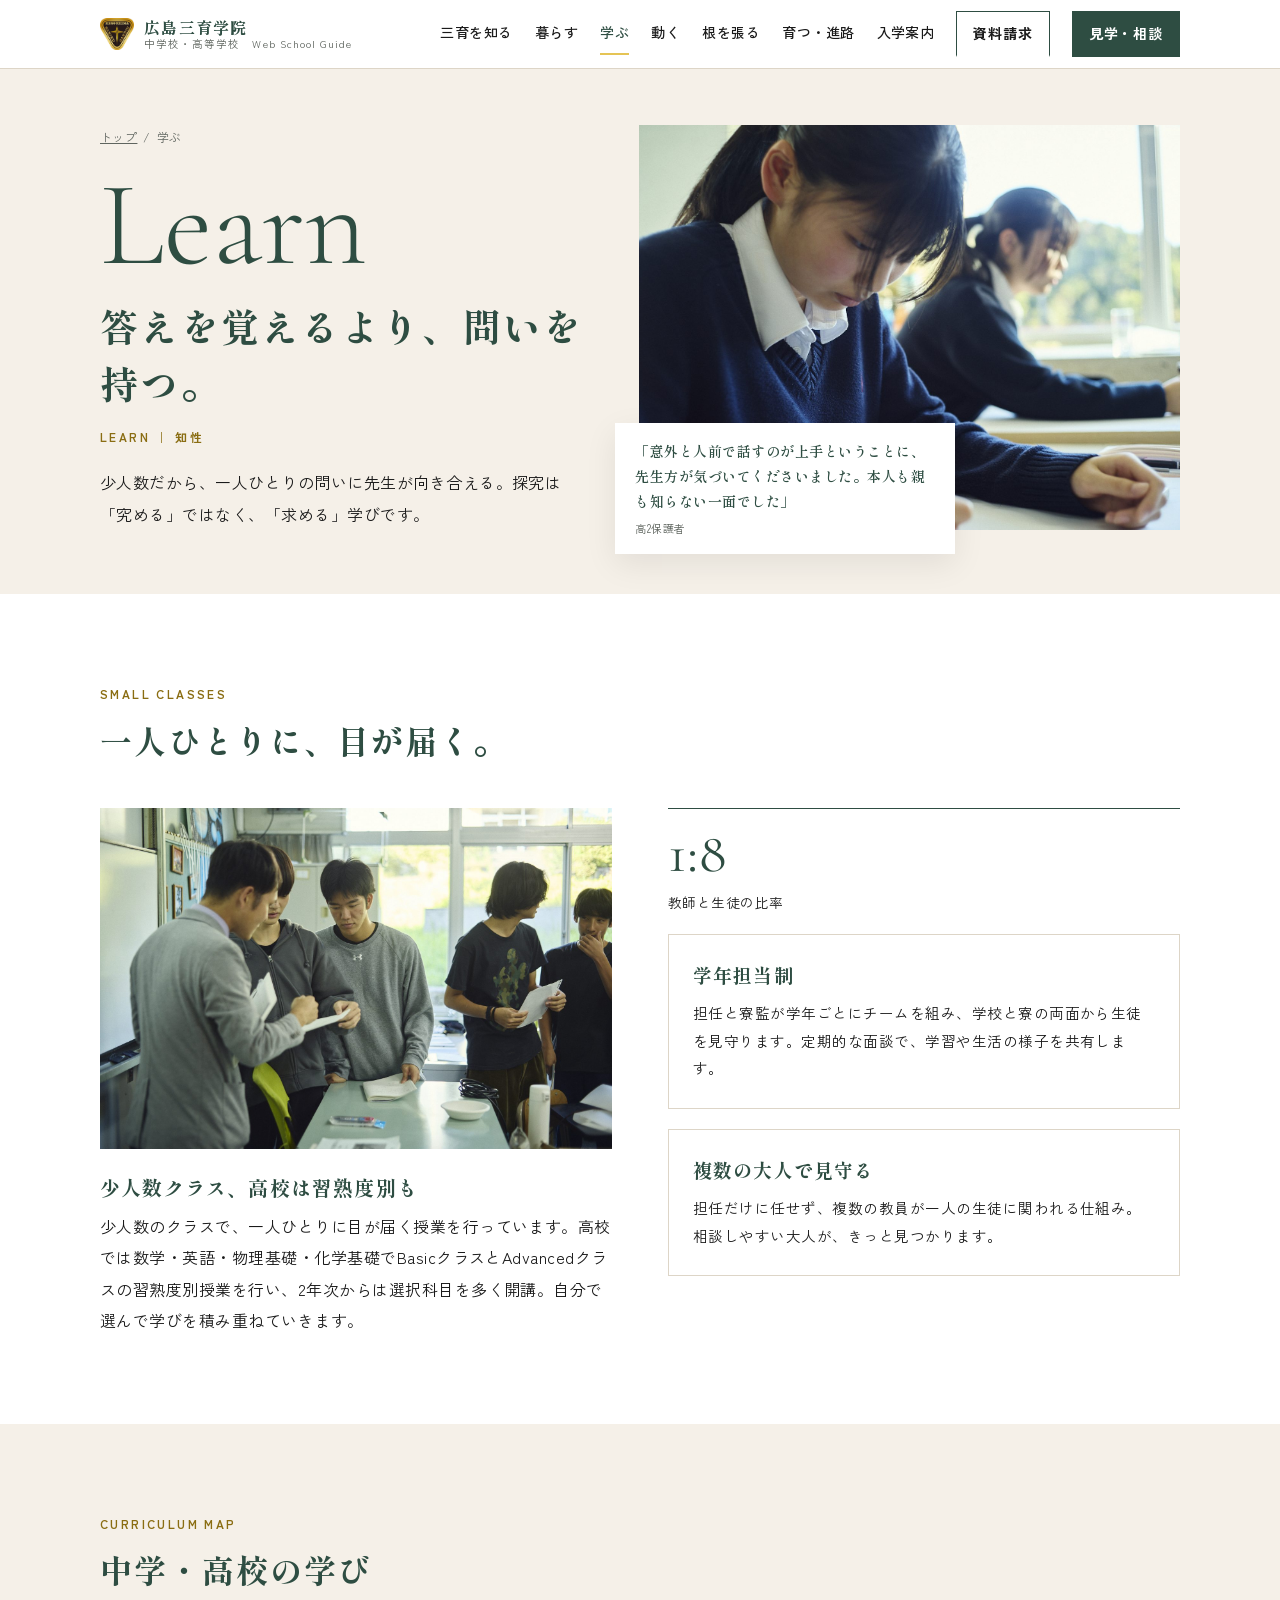
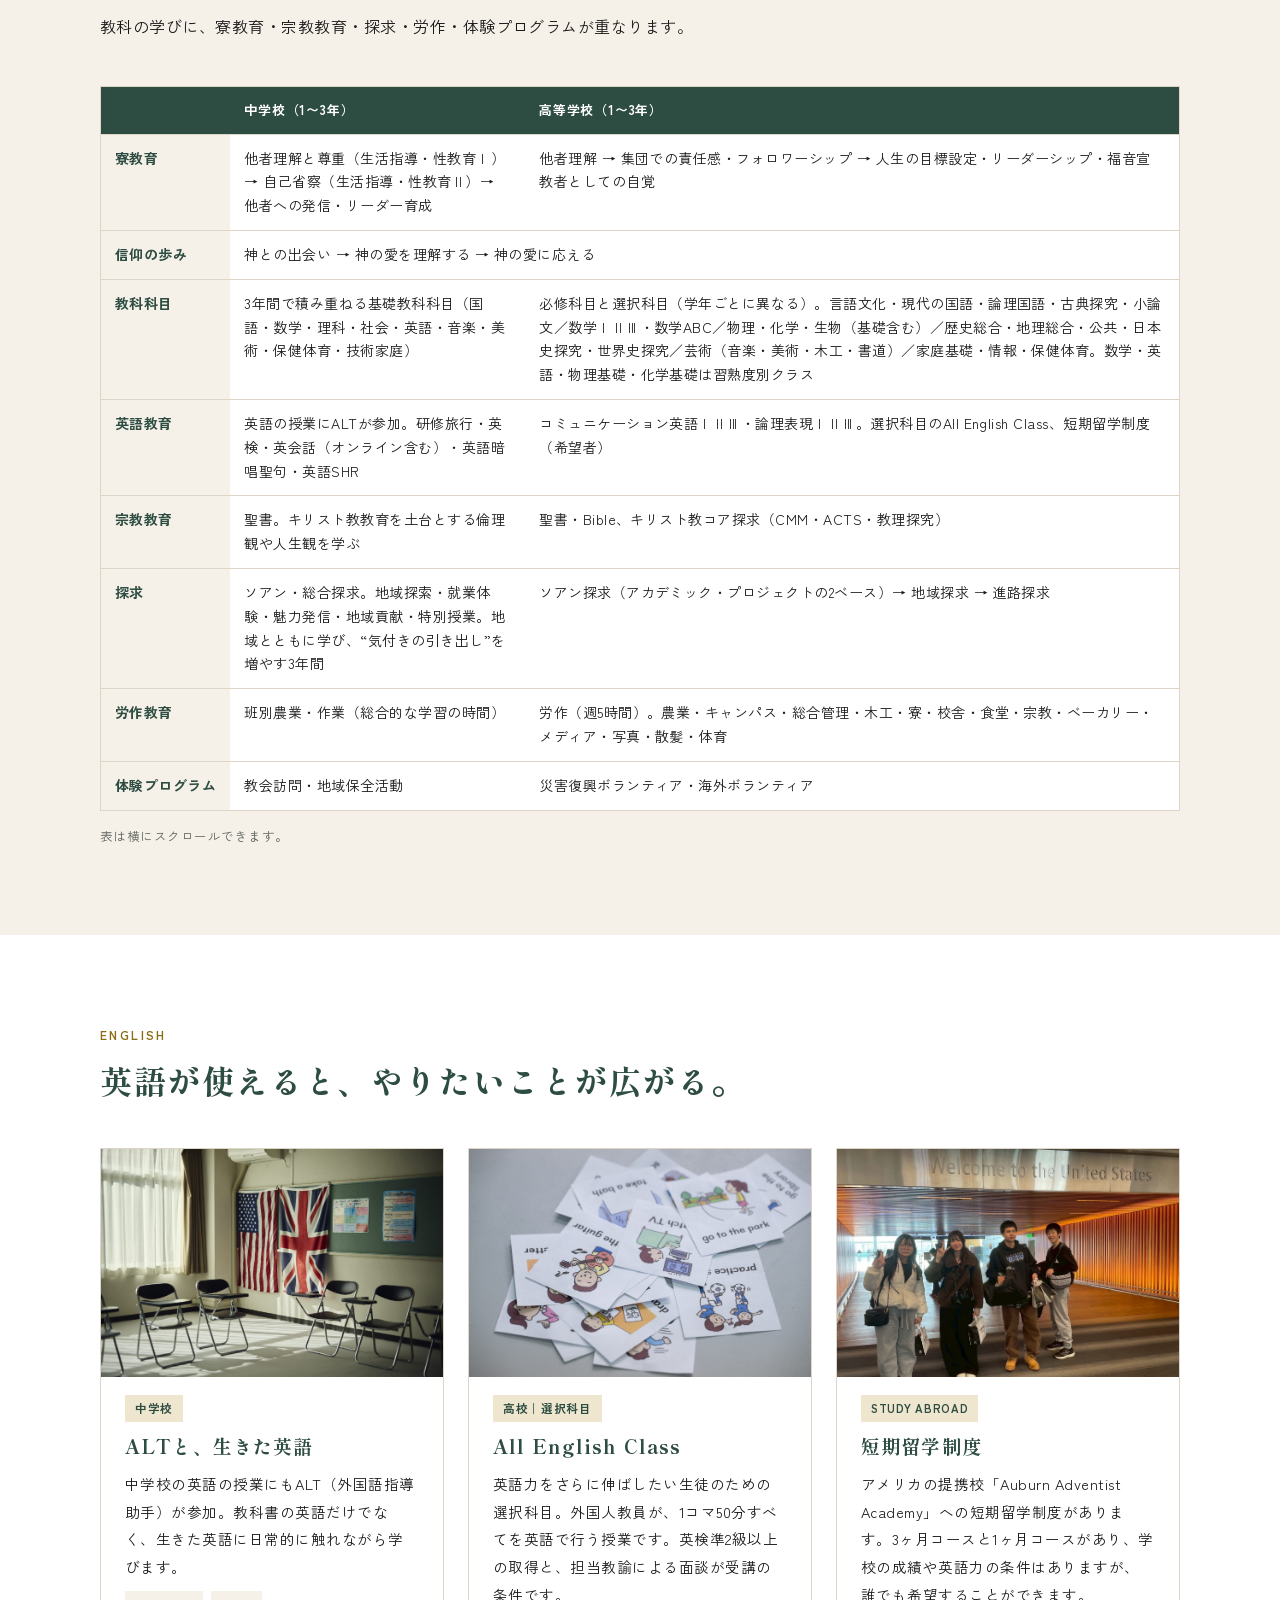
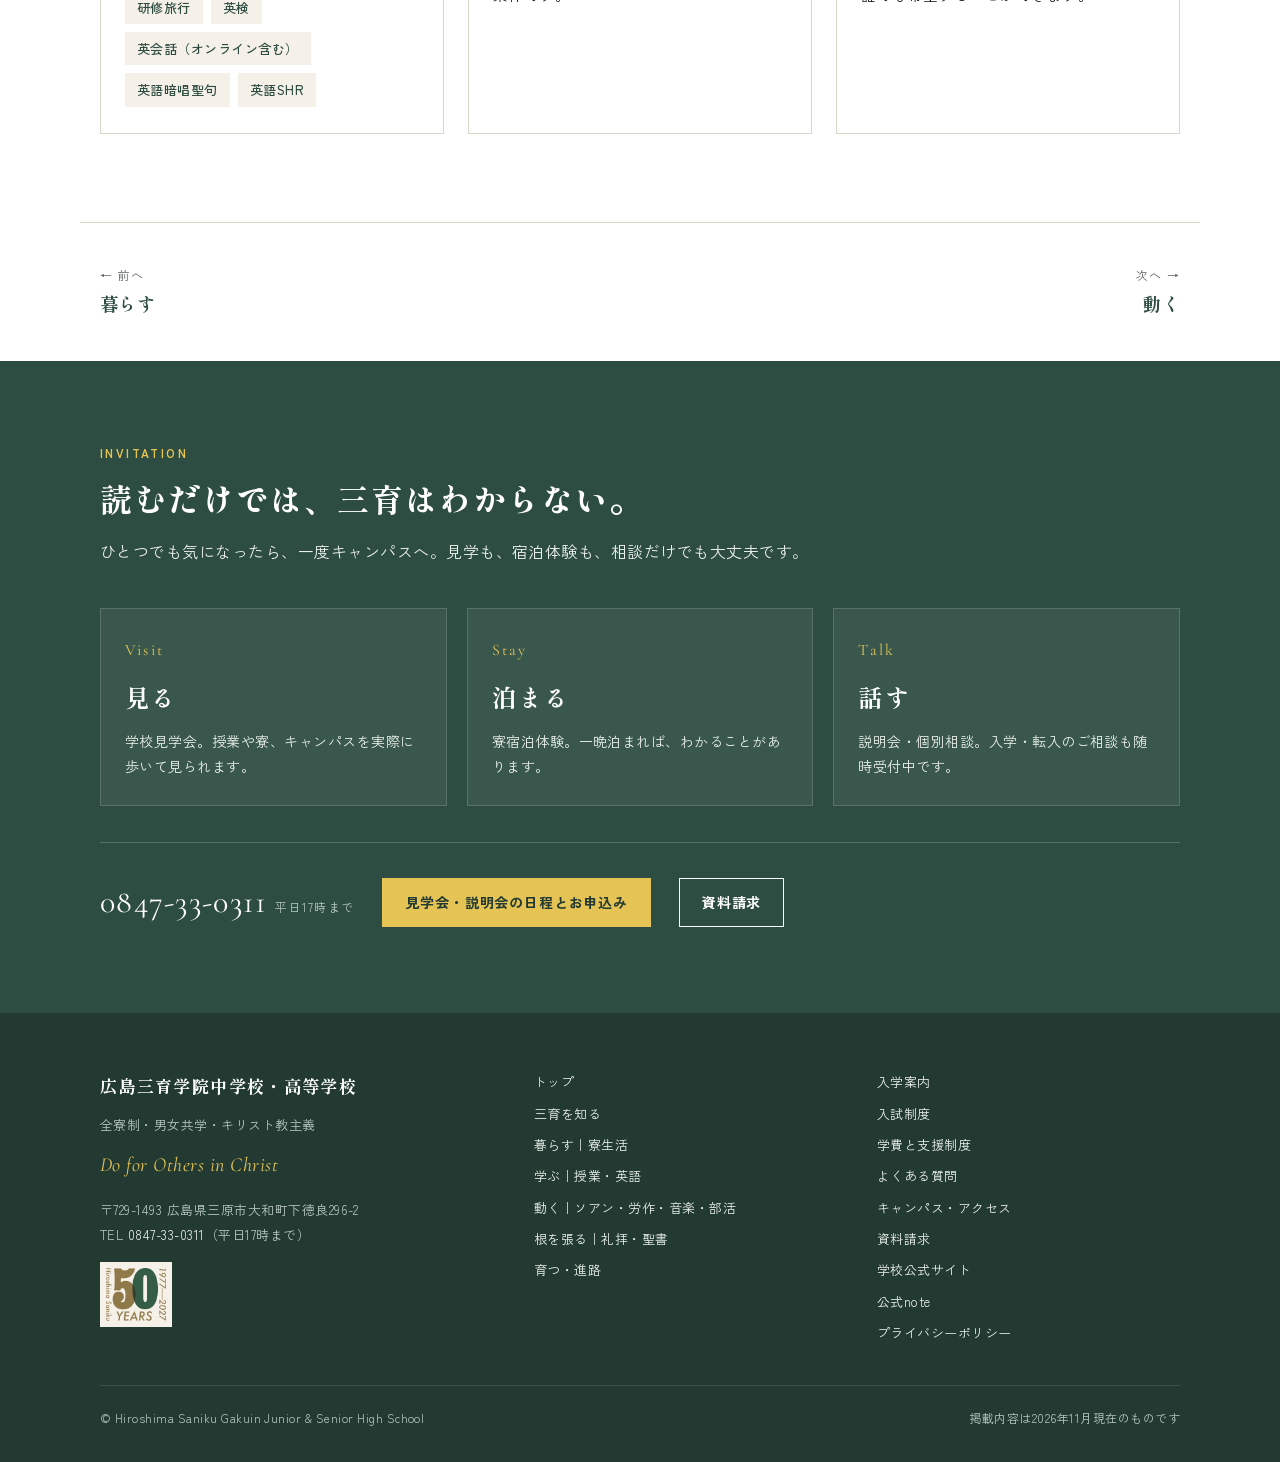
<file: learn.html>
<!doctype html>
<html lang="ja">
<head>
<meta charset="utf-8">
<meta name="viewport" content="width=device-width, initial-scale=1">
<title>学ぶ｜授業・英語｜広島三育学院 Web School Guide</title>
<meta name="description" content="教師と生徒の比率1:8の少人数教育、学年担当制、中学・高校のカリキュラムマップ、ALT・All English Class・短期留学。">
<link rel="canonical" href="https://guide.hiroshima.saniku.ed.jp/learn.html">
<meta property="og:type" content="article">
<meta property="og:site_name" content="広島三育学院中学校・高等学校 Web School Guide">
<meta property="og:title" content="学ぶ｜授業・英語｜広島三育学院 Web School Guide">
<meta property="og:description" content="教師と生徒の比率1:8の少人数教育、学年担当制、中学・高校のカリキュラムマップ、ALT・All English Class・短期留学。">
<meta property="og:url" content="https://guide.hiroshima.saniku.ed.jp/learn.html">
<meta property="og:image" content="https://guide.hiroshima.saniku.ed.jp/assets/img/ogp.jpg">
<meta name="twitter:card" content="summary_large_image">
<meta name="theme-color" content="#2e4d42">
<link rel="icon" href="assets/img/emblem.png">
<link rel="preconnect" href="https://fonts.googleapis.com">
<link rel="preconnect" href="https://fonts.gstatic.com" crossorigin>
<link rel="stylesheet" href="https://fonts.googleapis.com/css2?family=Shippori+Mincho:wght@500;600;700;800&amp;family=Zen+Kaku+Gothic+New:wght@400;500;700&amp;family=Cormorant+Garamond:ital,wght@0,300;0,400;0,500;1,300;1,400&amp;display=swap">
<link rel="stylesheet" href="assets/css/style.css">
<script async src="https://www.googletagmanager.com/gtag/js?id=G-ZN9MK3SVNY"></script>
<script>window.dataLayer=window.dataLayer||[];function gtag(){dataLayer.push(arguments);}gtag('js',new Date());gtag('config','G-ZN9MK3SVNY');</script>
</head>
<body>
<a class="skip" href="#main">本文へ移動</a>
<header class="hd">
  <div class="in">
    <a class="logo" href="index.html" aria-label="広島三育学院 Web School Guide トップへ">
      <img src="assets/img/emblem.png" alt="" width="34" height="34">
      <span><b>広島三育学院</b><small>中学校・高等学校　Web School Guide</small></span>
    </a>
    <button class="menu-btn" type="button" aria-label="メニューを開く" aria-expanded="false" aria-controls="gnav"><svg viewBox="0 0 24 24" fill="none" stroke="currentColor" stroke-width="2" aria-hidden="true"><path d="M4 7h16M4 12h16M4 17h16"/></svg></button>
    <nav class="gnav" id="gnav" aria-label="メインメニュー">
      <a href="about.html">三育を知る</a>
      <a href="live.html">暮らす</a>
      <a href="learn.html" aria-current="page">学ぶ</a>
      <a href="do.html">動く</a>
      <a href="believe.html">根を張る</a>
      <a href="grow.html">育つ・進路</a>
      <a href="admission.html">入学案内</a>
      <a class="btn" href="https://docs.google.com/a/saniku.ed.jp/forms/d/e/1FAIpQLSfEn3PVfSddrivJyTrLy3nX7ndAHgS3T33gy6OCp4jaVe19fg/viewform?c=0&amp;w=1" target="_blank" rel="noopener">資料請求</a>
      <a class="btn solid" href="admission.html#visit">見学・相談</a>
    </nav>
  </div>
</header>
<main id="main">

<section class="phero">
  <div class="in">
    <div>
      <nav class="crumb" aria-label="パンくずリスト"><a href="index.html">トップ</a><span>/</span><span>学ぶ</span></nav>
      <span class="big">Learn</span>
      <h1>答えを覚えるより、問いを持つ。</h1>
      <span class="sub">LEARN ｜ 知性</span>
      <p class="lead">少人数だから、一人ひとりの問いに先生が向き合える。探究は「究める」ではなく、「求める」学びです。</p>
    </div>
    <figure>
      <img data-photo="LN-01" src="assets/img/photo/LN-01.jpg" alt="教室でノートに向かう生徒">
      <figcaption>「意外と人前で話すのが上手ということに、先生方が気づいてくださいました。本人も親も知らない一面でした」<small>高2保護者</small></figcaption>
    </figure>
  </div>
</section>

<section class="sec" aria-labelledby="c-h">
  <div class="in">
    <div class="head">
      <span class="tag">SMALL CLASSES</span>
      <h2 id="c-h">一人ひとりに、目が届く。</h2>
    </div>
    <div class="split" style="align-items:start">
      <div class="reveal">
        <img data-photo="LN-02" src="assets/img/photo/LN-02.jpg" alt="先生と話しながら課題に取り組む生徒たち" loading="lazy">
        <h3 style="font-size:20px;margin:24px 0 8px">少人数クラス、高校は習熟度別も</h3>
        <p>少人数のクラスで、一人ひとりに目が届く授業を行っています。高校では数学・英語・物理基礎・化学基礎でBasicクラスとAdvancedクラスの習熟度別授業を行い、2年次からは選択科目を多く開講。自分で選んで学びを積み重ねていきます。</p>
      </div>
      <div class="reveal" style="display:grid;gap:20px">
        <div class="stat"><b>1:8</b><span>教師と生徒の比率</span></div>
        <div class="card"><h3>学年担当制</h3><p>担任と寮監が学年ごとにチームを組み、学校と寮の両面から生徒を見守ります。定期的な面談で、学習や生活の様子を共有します。</p></div>
        <div class="card"><h3>複数の大人で見守る</h3><p>担任だけに任せず、複数の教員が一人の生徒に関われる仕組み。相談しやすい大人が、きっと見つかります。</p></div>
      </div>
    </div>
  </div>
</section>

<section class="sec cream" aria-labelledby="m-h">
  <div class="in">
    <div class="head">
      <span class="tag">CURRICULUM MAP</span>
      <h2 id="m-h">中学・高校の学び</h2>
      <p class="lead">教科の学びに、寮教育・宗教教育・探求・労作・体験プログラムが重なります。</p>
    </div>
    <div class="tbl-wrap reveal">
      <table style="min-width:820px">
        <thead><tr><th scope="col" style="width:120px"></th><th scope="col">中学校（1〜3年）</th><th scope="col">高等学校（1〜3年）</th></tr></thead>
        <tbody>
          <tr><th scope="row">寮教育</th><td>他者理解と尊重（生活指導・性教育Ⅰ）→ 自己省察（生活指導・性教育Ⅱ）→ 他者への発信・リーダー育成</td><td>他者理解 → 集団での責任感・フォロワーシップ → 人生の目標設定・リーダーシップ・福音宣教者としての自覚</td></tr>
          <tr><th scope="row">信仰の歩み</th><td colspan="2">神との出会い → 神の愛を理解する → 神の愛に応える</td></tr>
          <tr><th scope="row">教科科目</th><td>3年間で積み重ねる基礎教科科目（国語・数学・理科・社会・英語・音楽・美術・保健体育・技術家庭）</td><td>必修科目と選択科目（学年ごとに異なる）。言語文化・現代の国語・論理国語・古典探究・小論文／数学ⅠⅡⅢ・数学ABC／物理・化学・生物（基礎含む）／歴史総合・地理総合・公共・日本史探究・世界史探究／芸術（音楽・美術・木工・書道）／家庭基礎・情報・保健体育。数学・英語・物理基礎・化学基礎は習熟度別クラス</td></tr>
          <tr><th scope="row">英語教育</th><td>英語の授業にALTが参加。研修旅行・英検・英会話（オンライン含む）・英語暗唱聖句・英語SHR</td><td>コミュニケーション英語ⅠⅡⅢ・論理表現ⅠⅡⅢ。選択科目のAll English Class、短期留学制度（希望者）</td></tr>
          <tr><th scope="row">宗教教育</th><td>聖書。キリスト教教育を土台とする倫理観や人生観を学ぶ</td><td>聖書・Bible、キリスト教コア探求（CMM・ACTS・教理探究）</td></tr>
          <tr><th scope="row">探求</th><td>ソアン・総合探求。地域探索・就業体験・魅力発信・地域貢献・特別授業。地域とともに学び、“気付きの引き出し”を増やす3年間</td><td>ソアン探求（アカデミック・プロジェクトの2ベース）→ 地域探求 → 進路探求</td></tr>
          <tr><th scope="row">労作教育</th><td>班別農業・作業（総合的な学習の時間）</td><td>労作（週5時間）。農業・キャンパス・総合管理・木工・寮・校舎・食堂・宗教・ベーカリー・メディア・写真・散髪・体育</td></tr>
          <tr><th scope="row">体験プログラム</th><td>教会訪問・地域保全活動</td><td>災害復興ボランティア・海外ボランティア</td></tr>
        </tbody>
      </table>
    </div>
    <p class="note">表は横にスクロールできます。</p>
  </div>
</section>

<section class="sec" aria-labelledby="e-h">
  <div class="in">
    <div class="head">
      <span class="tag">ENGLISH</span>
      <h2 id="e-h">英語が使えると、やりたいことが広がる。</h2>
    </div>
    <div class="g3">
      <div class="card reveal"><img data-photo="LN-03" src="assets/img/photo/LN-03.jpg" alt="アメリカとイギリスの国旗が掲げられた英語の教室" loading="lazy"><span class="pill">中学校</span><h3>ALTと、生きた英語</h3><p>中学校の英語の授業にもALT（外国語指導助手）が参加。教科書の英語だけでなく、生きた英語に日常的に触れながら学びます。</p><div class="chips"><span>研修旅行</span><span>英検</span><span>英会話（オンライン含む）</span><span>英語暗唱聖句</span><span>英語SHR</span></div></div>
      <div class="card reveal"><img data-photo="LN-04" src="assets/img/photo/LN-04.jpg" alt="英語の授業で使う絵カード" loading="lazy" style="margin:-26px -24px 8px"><span class="pill">高校｜選択科目</span><h3>All English Class</h3><p>英語力をさらに伸ばしたい生徒のための選択科目。外国人教員が、1コマ50分すべてを英語で行う授業です。英検準2級以上の取得と、担当教諭による面談が受講の条件です。</p></div>
      <div class="card reveal"><img data-photo="LN-05" src="assets/img/photo/LN-05.jpg" alt="アメリカの空港に到着した留学生" loading="lazy" style="margin:-26px -24px 8px"><span class="pill">STUDY ABROAD</span><h3>短期留学制度</h3><p>アメリカの提携校「Auburn Adventist Academy」への短期留学制度があります。3ヶ月コースと1ヶ月コースがあり、学校の成績や英語力の条件はありますが、誰でも希望することができます。</p></div>
    </div>
  </div>
</section>

<div class="in next-page"><a href="live.html"><small>← 前へ</small>暮らす</a><a class="r" href="do.html"><small>次へ →</small>動く</a></div>

<section class="cta" aria-labelledby="cta-h">
  <div class="in">
    <span class="tag" style="color:var(--accent)">INVITATION</span>
    <h2 id="cta-h">読むだけでは、三育はわからない。</h2>
    <p style="margin-top:14px;max-width:720px">ひとつでも気になったら、一度キャンパスへ。見学も、宿泊体験も、相談だけでも大丈夫です。</p>
    <div class="doors">
      <a class="door" href="https://www.saniku.ac.jp/hiroshima/news/001722.php" target="_blank" rel="noopener"><i>Visit</i><b>見る</b><span>学校見学会。授業や寮、キャンパスを実際に歩いて見られます。</span></a>
      <a class="door" href="https://www.saniku.ac.jp/hiroshima/news/001722.php" target="_blank" rel="noopener"><i>Stay</i><b>泊まる</b><span>寮宿泊体験。一晩泊まれば、わかることがあります。</span></a>
      <a class="door" href="https://www.saniku.ac.jp/hiroshima/news/001722.php" target="_blank" rel="noopener"><i>Talk</i><b>話す</b><span>説明会・個別相談。入学・転入のご相談も随時受付中です。</span></a>
    </div>
    <div class="contact">
      <a class="tel" href="tel:0847330311">0847-33-0311<small>平日17時まで</small></a>
      <a class="btn gold" href="https://www.saniku.ac.jp/hiroshima/news/001722.php" target="_blank" rel="noopener">見学会・説明会の日程とお申込み</a>
      <a class="btn light" href="https://docs.google.com/a/saniku.ed.jp/forms/d/e/1FAIpQLSfEn3PVfSddrivJyTrLy3nX7ndAHgS3T33gy6OCp4jaVe19fg/viewform?c=0&amp;w=1" target="_blank" rel="noopener">資料請求</a>
    </div>
  </div>
</section>
</main>
<footer class="ft">
  <div class="in">
    <div class="cols">
      <div>
        <b>広島三育学院中学校・高等学校</b>
        <p style="margin-top:10px">全寮制・男女共学・キリスト教主義</p>
        <p class="motto">Do for Others in Christ</p>
        <p style="margin-top:12px">〒729-1493 広島県三原市大和町下徳良296-2<br>TEL <a href="tel:0847330311">0847-33-0311</a>（平日17時まで）</p>
        <img class="y50" src="assets/img/logo50.png" alt="広島開校50周年 1977–2027" width="72" height="64">
      </div>
      <div>
        <ul>
          <li><a href="index.html">トップ</a></li>
          <li><a href="about.html">三育を知る</a></li>
          <li><a href="live.html">暮らす｜寮生活</a></li>
          <li><a href="learn.html">学ぶ｜授業・英語</a></li>
          <li><a href="do.html">動く｜ソアン・労作・音楽・部活</a></li>
          <li><a href="believe.html">根を張る｜礼拝・聖書</a></li>
          <li><a href="grow.html">育つ・進路</a></li>
        </ul>
      </div>
      <div>
        <ul>
          <li><a href="admission.html">入学案内</a></li>
          <li><a href="admission.html#exam">入試制度</a></li>
          <li><a href="admission.html#tuition">学費と支援制度</a></li>
          <li><a href="admission.html#faq">よくある質問</a></li>
          <li><a href="admission.html#access">キャンパス・アクセス</a></li>
          <li><a href="https://docs.google.com/a/saniku.ed.jp/forms/d/e/1FAIpQLSfEn3PVfSddrivJyTrLy3nX7ndAHgS3T33gy6OCp4jaVe19fg/viewform?c=0&amp;w=1" target="_blank" rel="noopener">資料請求</a></li>
          <li><a href="https://www.saniku.ac.jp/hiroshima/" target="_blank" rel="noopener">学校公式サイト</a></li>
          <li><a href="https://hsg-edu.note.jp/" target="_blank" rel="noopener">公式note</a></li>
          <li><a href="privacy.html">プライバシーポリシー</a></li>
        </ul>
      </div>
    </div>
    <div class="copy"><span>© Hiroshima Saniku Gakuin Junior &amp; Senior High School</span><span>掲載内容は2026年11月現在のものです</span></div>
  </div>
</footer>
<script src="assets/js/main.js"></script>
</body>
</html>
</file>
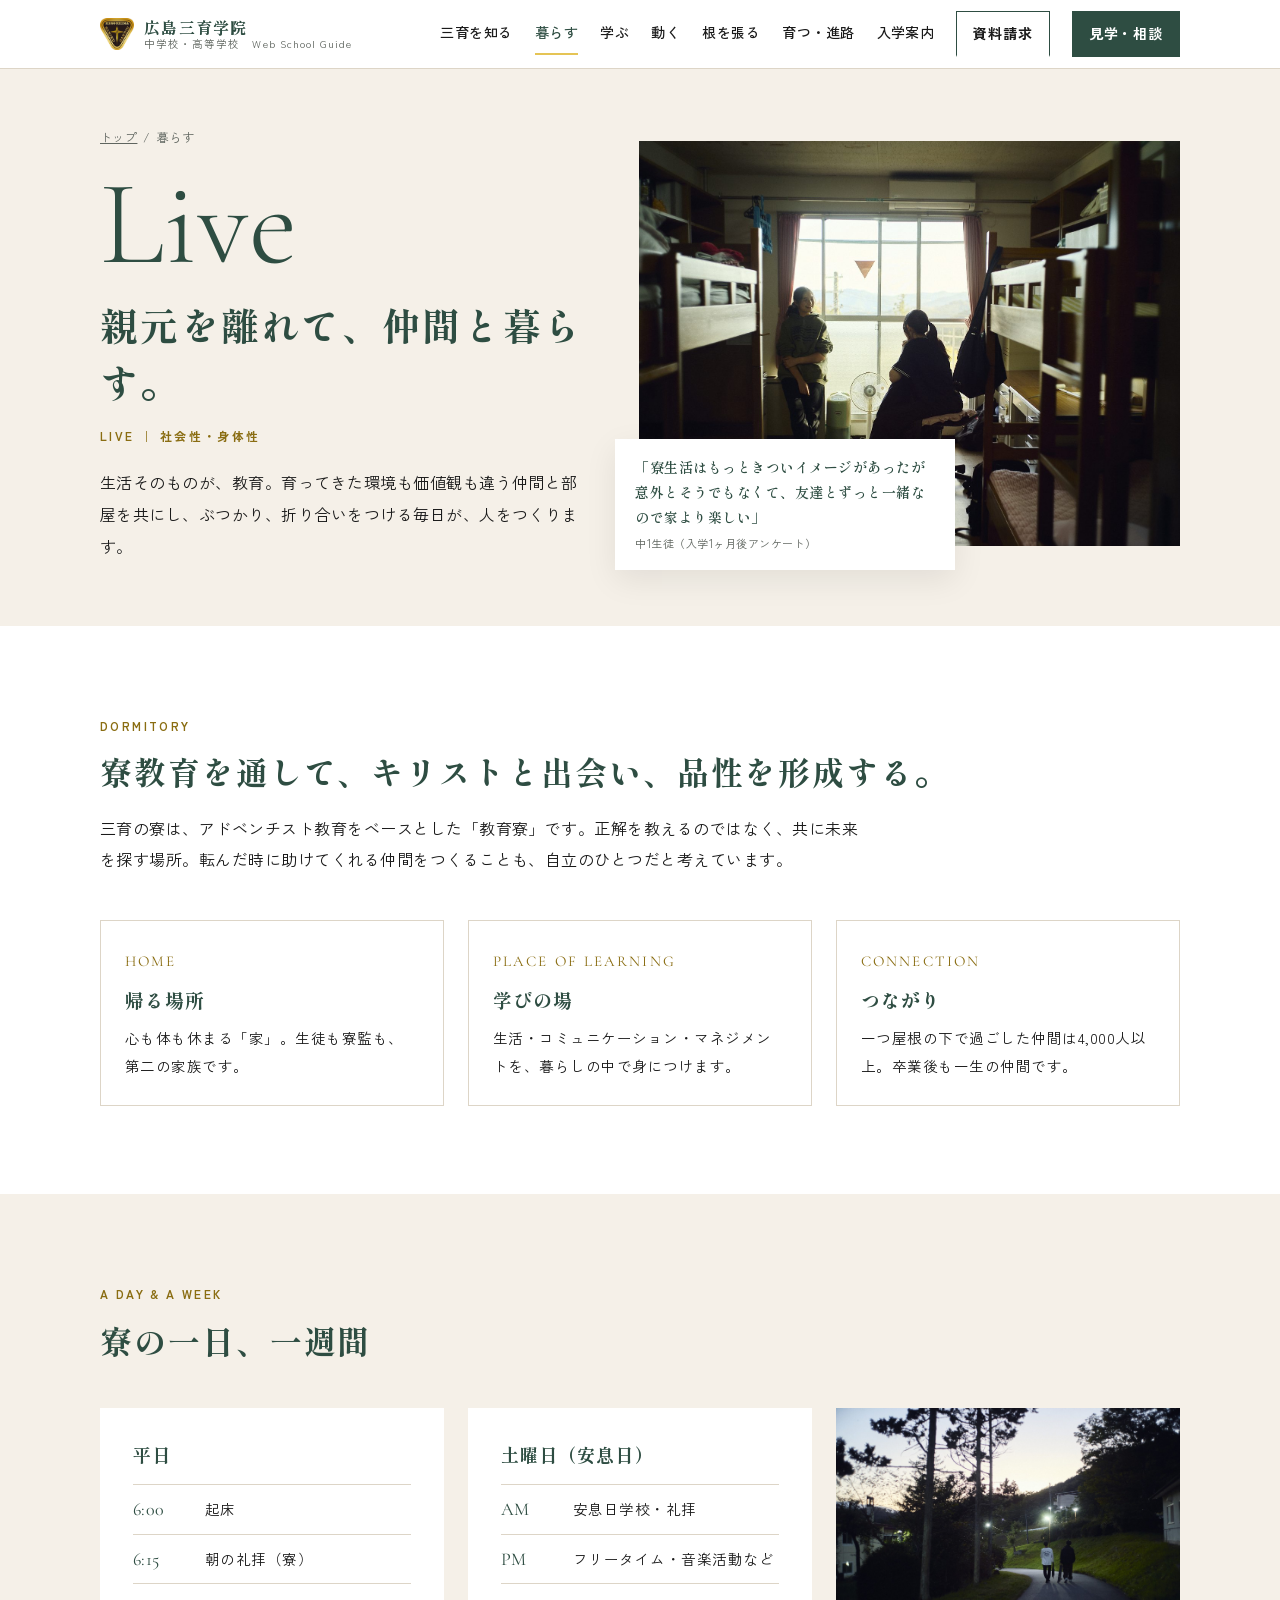
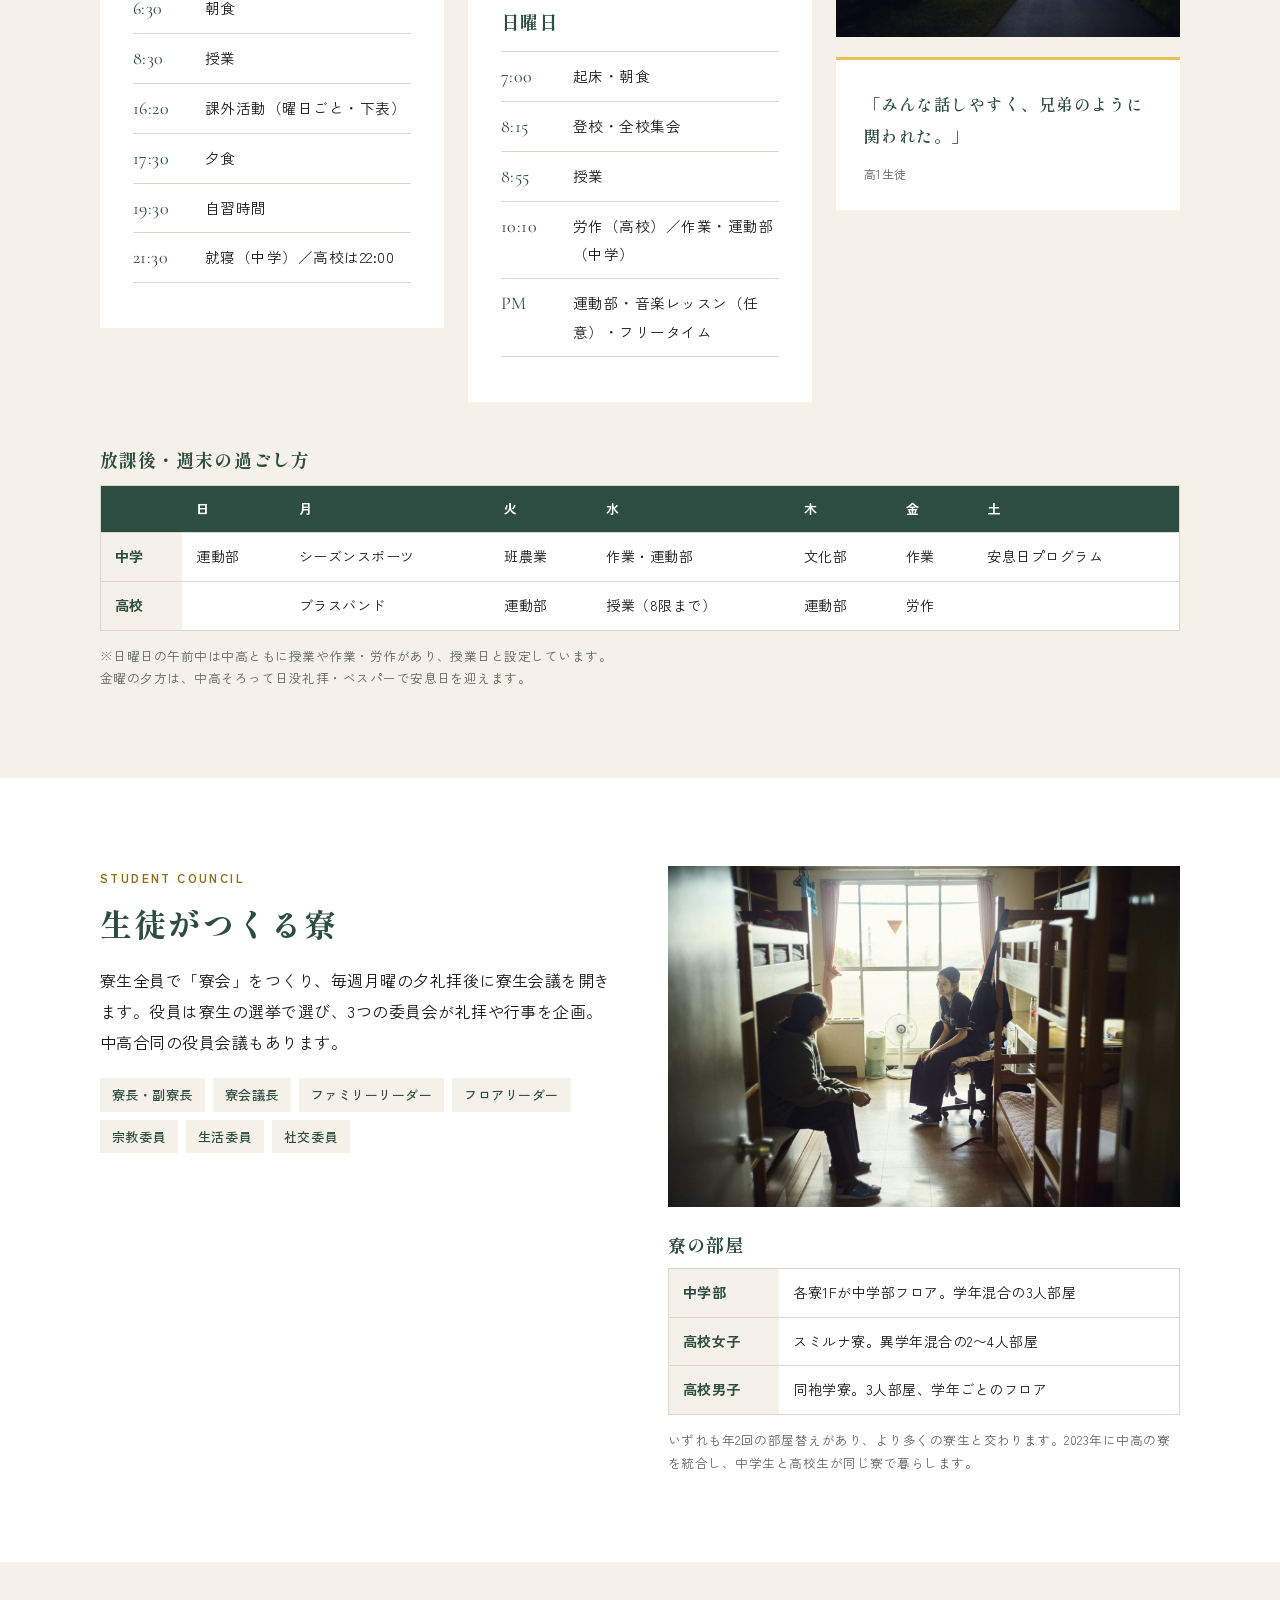
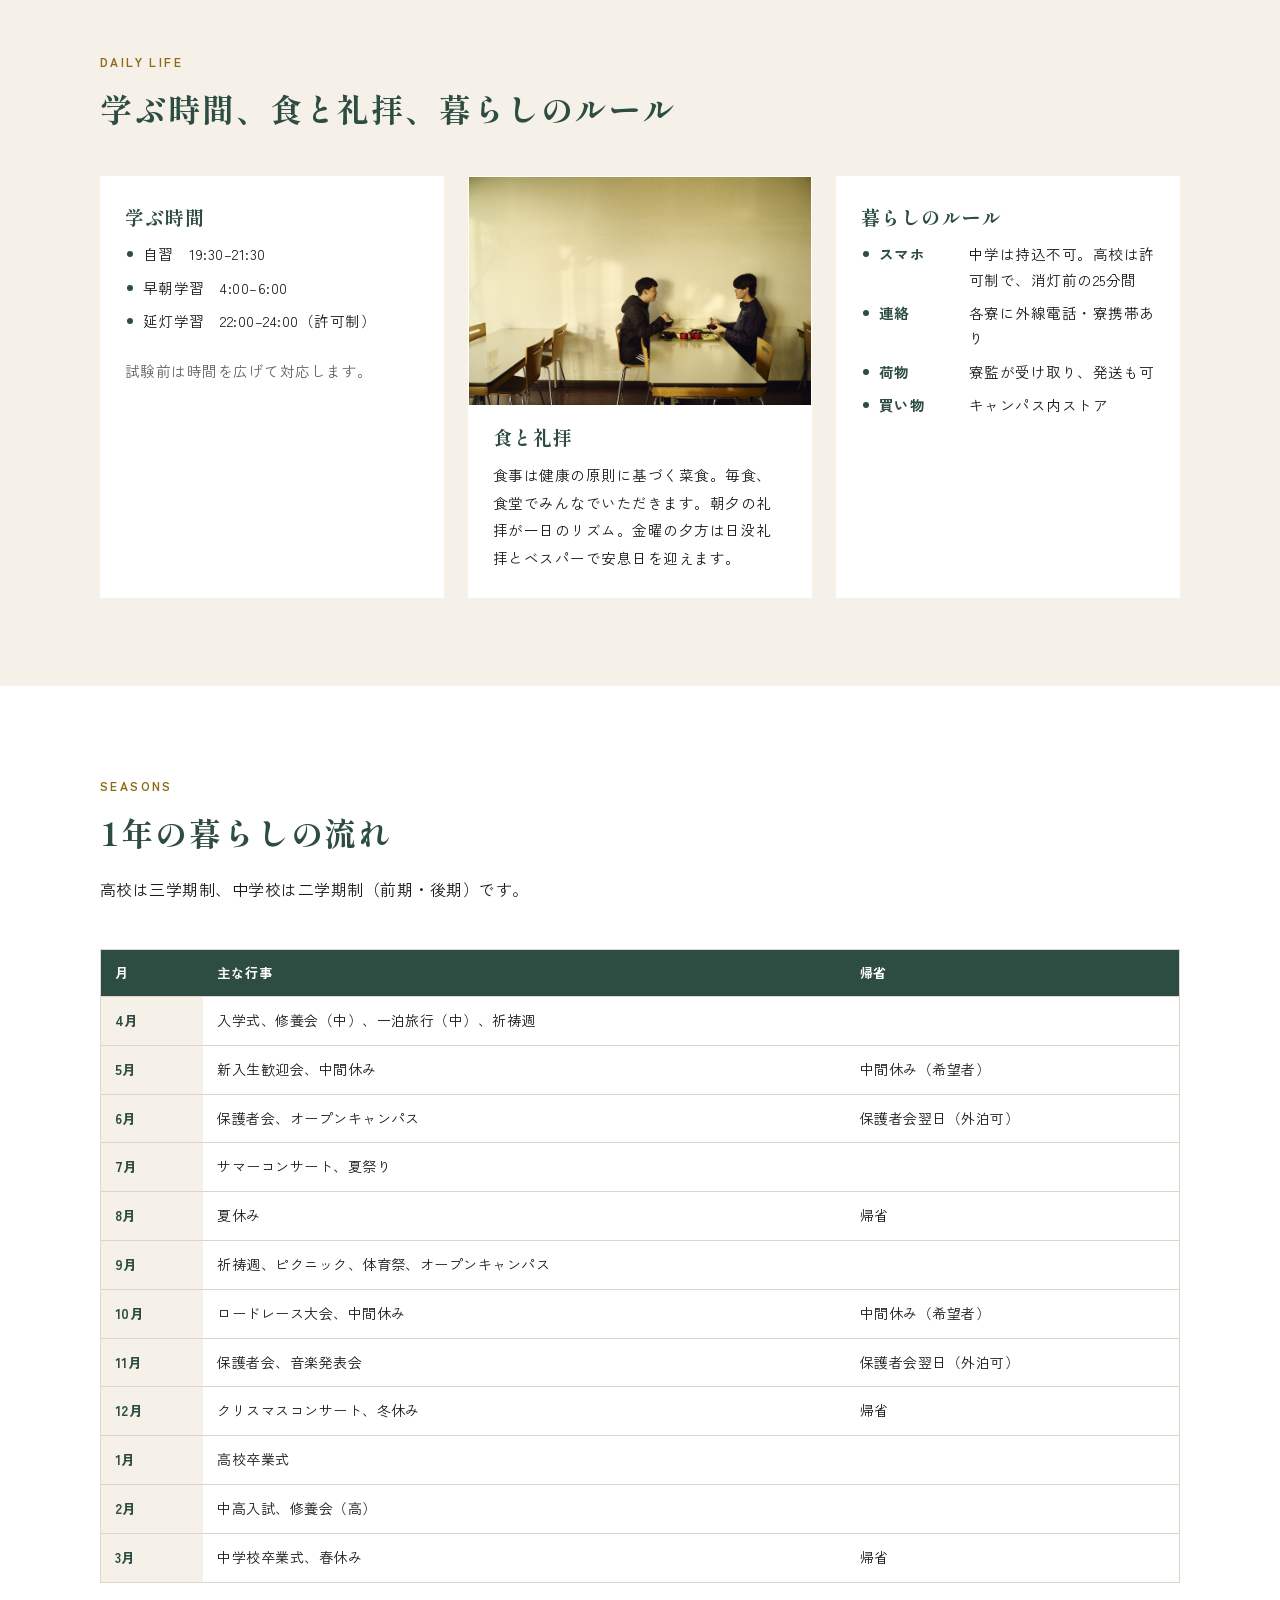
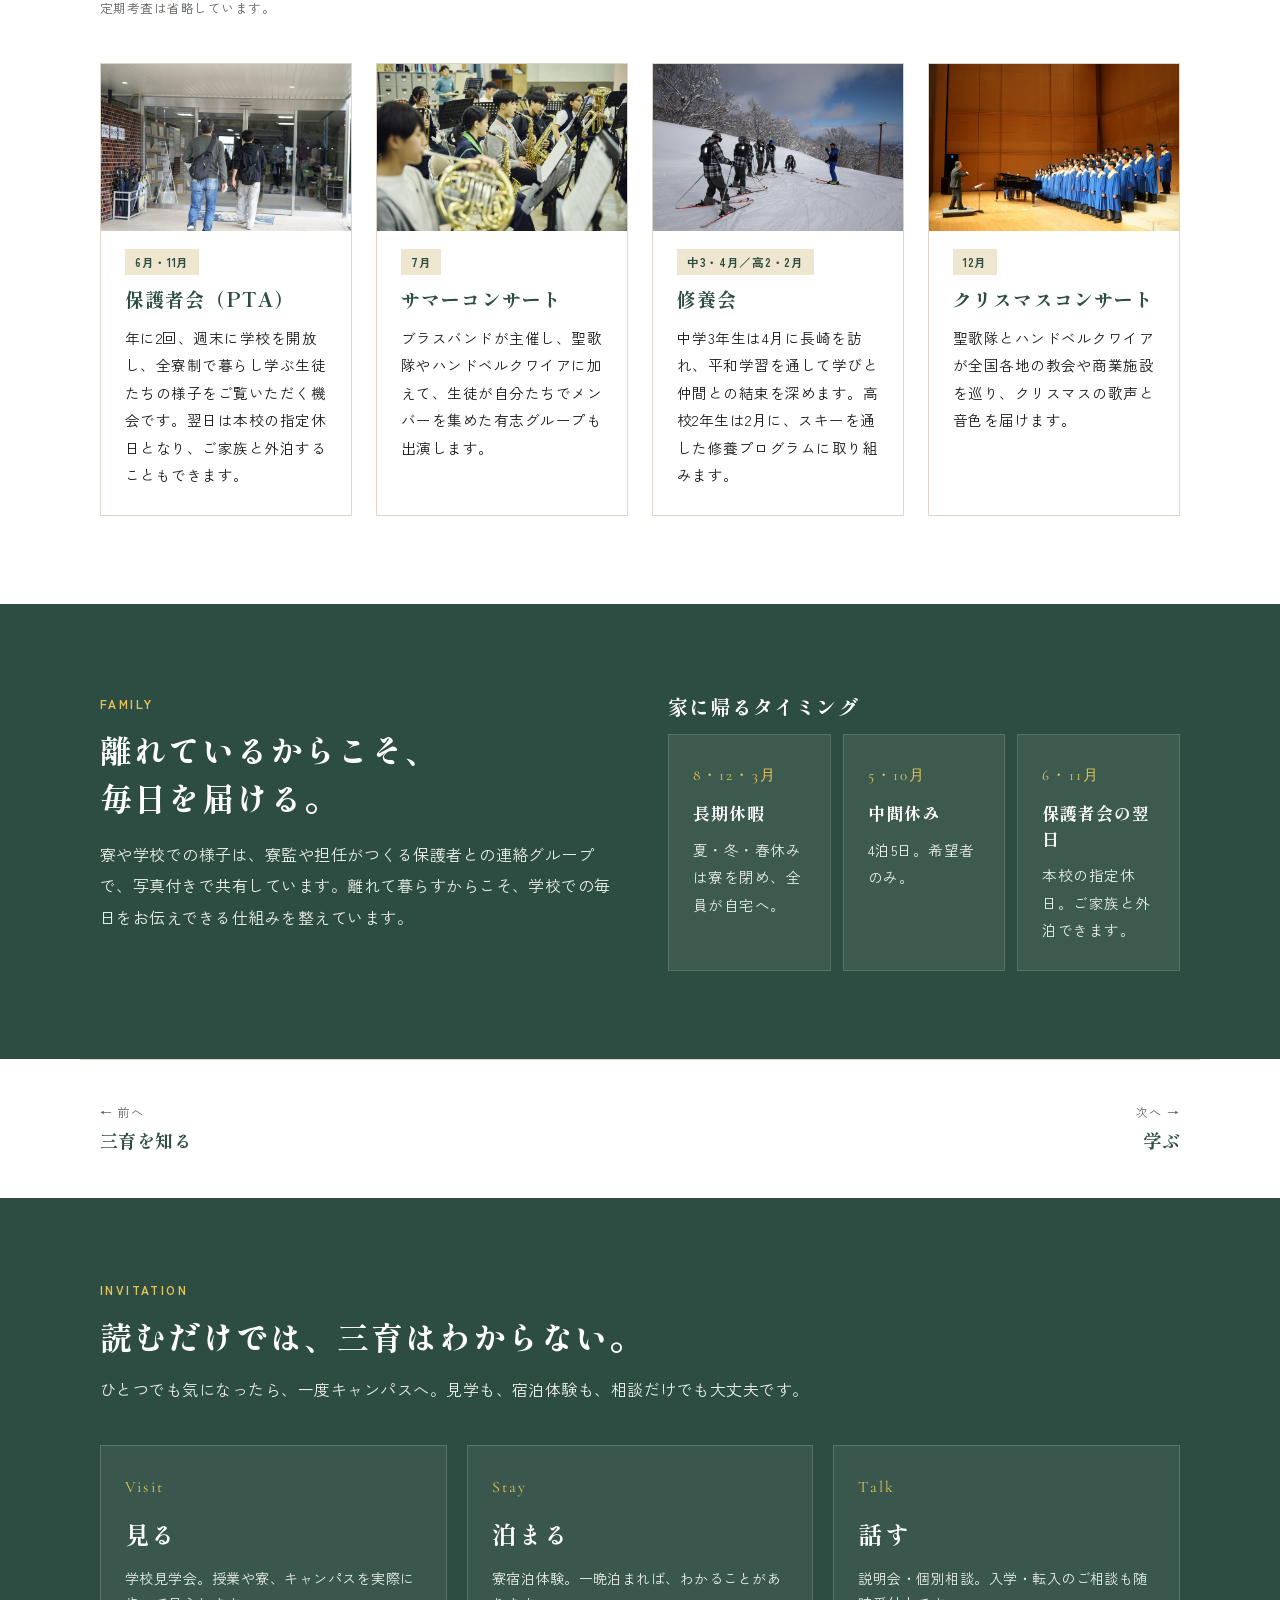
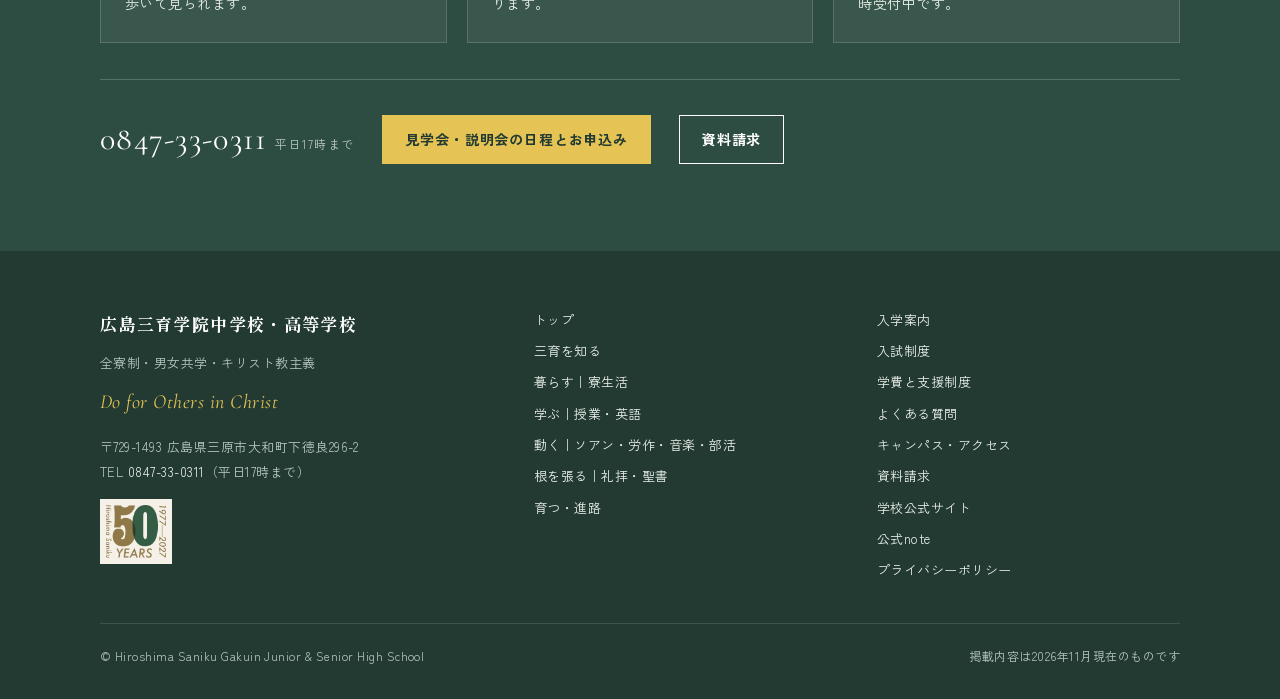
<file: live.html>
<!doctype html>
<html lang="ja">
<head>
<meta charset="utf-8">
<meta name="viewport" content="width=device-width, initial-scale=1">
<title>暮らす｜寮生活｜広島三育学院 Web School Guide</title>
<meta name="description" content="全寮制の暮らし。寮の一日と一週間、生徒がつくる寮、寮の部屋、食と礼拝、暮らしのルール、帰省と家族とのつながり、年間行事。">
<link rel="canonical" href="https://guide.hiroshima.saniku.ed.jp/live.html">
<meta property="og:type" content="article">
<meta property="og:site_name" content="広島三育学院中学校・高等学校 Web School Guide">
<meta property="og:title" content="暮らす｜寮生活｜広島三育学院 Web School Guide">
<meta property="og:description" content="全寮制の暮らし。寮の一日と一週間、生徒がつくる寮、寮の部屋、食と礼拝、暮らしのルール、帰省と家族とのつながり、年間行事。">
<meta property="og:url" content="https://guide.hiroshima.saniku.ed.jp/live.html">
<meta property="og:image" content="https://guide.hiroshima.saniku.ed.jp/assets/img/ogp.jpg">
<meta name="twitter:card" content="summary_large_image">
<meta name="theme-color" content="#2e4d42">
<link rel="icon" href="assets/img/emblem.png">
<link rel="preconnect" href="https://fonts.googleapis.com">
<link rel="preconnect" href="https://fonts.gstatic.com" crossorigin>
<link rel="stylesheet" href="https://fonts.googleapis.com/css2?family=Shippori+Mincho:wght@500;600;700;800&amp;family=Zen+Kaku+Gothic+New:wght@400;500;700&amp;family=Cormorant+Garamond:ital,wght@0,300;0,400;0,500;1,300;1,400&amp;display=swap">
<link rel="stylesheet" href="assets/css/style.css">
<script async src="https://www.googletagmanager.com/gtag/js?id=G-ZN9MK3SVNY"></script>
<script>window.dataLayer=window.dataLayer||[];function gtag(){dataLayer.push(arguments);}gtag('js',new Date());gtag('config','G-ZN9MK3SVNY');</script>
</head>
<body>
<a class="skip" href="#main">本文へ移動</a>
<header class="hd">
  <div class="in">
    <a class="logo" href="index.html" aria-label="広島三育学院 Web School Guide トップへ">
      <img src="assets/img/emblem.png" alt="" width="34" height="34">
      <span><b>広島三育学院</b><small>中学校・高等学校　Web School Guide</small></span>
    </a>
    <button class="menu-btn" type="button" aria-label="メニューを開く" aria-expanded="false" aria-controls="gnav"><svg viewBox="0 0 24 24" fill="none" stroke="currentColor" stroke-width="2" aria-hidden="true"><path d="M4 7h16M4 12h16M4 17h16"/></svg></button>
    <nav class="gnav" id="gnav" aria-label="メインメニュー">
      <a href="about.html">三育を知る</a>
      <a href="live.html" aria-current="page">暮らす</a>
      <a href="learn.html">学ぶ</a>
      <a href="do.html">動く</a>
      <a href="believe.html">根を張る</a>
      <a href="grow.html">育つ・進路</a>
      <a href="admission.html">入学案内</a>
      <a class="btn" href="https://docs.google.com/a/saniku.ed.jp/forms/d/e/1FAIpQLSfEn3PVfSddrivJyTrLy3nX7ndAHgS3T33gy6OCp4jaVe19fg/viewform?c=0&amp;w=1" target="_blank" rel="noopener">資料請求</a>
      <a class="btn solid" href="admission.html#visit">見学・相談</a>
    </nav>
  </div>
</header>
<main id="main">

<section class="phero">
  <div class="in">
    <div>
      <nav class="crumb" aria-label="パンくずリスト"><a href="index.html">トップ</a><span>/</span><span>暮らす</span></nav>
      <span class="big">Live</span>
      <h1>親元を離れて、仲間と暮らす。</h1>
      <span class="sub">LIVE ｜ 社会性・身体性</span>
      <p class="lead">生活そのものが、教育。育ってきた環境も価値観も違う仲間と部屋を共にし、ぶつかり、折り合いをつける毎日が、人をつくります。</p>
    </div>
    <figure>
      <img data-photo="LV-01" src="assets/img/photo/LV-01.jpg" alt="寮の部屋の窓辺で過ごす生徒たち">
      <figcaption>「寮生活はもっときついイメージがあったが意外とそうでもなくて、友達とずっと一緒なので家より楽しい」<small>中1生徒（入学1ヶ月後アンケート）</small></figcaption>
    </figure>
  </div>
</section>

<section class="sec" aria-labelledby="d-h">
  <div class="in">
    <div class="head">
      <span class="tag">DORMITORY</span>
      <h2 id="d-h">寮教育を通して、キリストと出会い、品性を形成する。</h2>
      <p class="lead">三育の寮は、アドベンチスト教育をベースとした「教育寮」です。正解を教えるのではなく、共に未来を探す場所。転んだ時に助けてくれる仲間をつくることも、自立のひとつだと考えています。</p>
    </div>
    <div class="g3">
      <div class="card reveal"><span class="num">HOME</span><h3>帰る場所</h3><p>心も体も休まる「家」。生徒も寮監も、第二の家族です。</p></div>
      <div class="card reveal"><span class="num">PLACE OF LEARNING</span><h3>学びの場</h3><p>生活・コミュニケーション・マネジメントを、暮らしの中で身につけます。</p></div>
      <div class="card reveal"><span class="num">CONNECTION</span><h3>つながり</h3><p>一つ屋根の下で過ごした仲間は4,000人以上。卒業後も一生の仲間です。</p></div>
    </div>
  </div>
</section>

<section class="sec cream" aria-labelledby="s-h">
  <div class="in">
    <div class="head">
      <span class="tag">A DAY &amp; A WEEK</span>
      <h2 id="s-h">寮の一日、一週間</h2>
    </div>
    <div class="g3" style="align-items:start">
      <div class="box reveal">
        <h3 style="font-size:18px;margin-bottom:12px">平日</h3>
        <dl class="sched">
          <dt>6:00</dt><dd>起床</dd><dt>6:15</dt><dd>朝の礼拝（寮）</dd><dt>6:30</dt><dd>朝食</dd><dt>8:30</dt><dd>授業</dd>
          <dt>16:20</dt><dd>課外活動（曜日ごと・下表）</dd><dt>17:30</dt><dd>夕食</dd><dt>19:30</dt><dd>自習時間</dd><dt>21:30</dt><dd>就寝（中学）／高校は22:00</dd>
        </dl>
      </div>
      <div class="box reveal">
        <h3 style="font-size:18px;margin-bottom:12px">土曜日（安息日）</h3>
        <dl class="sched"><dt>AM</dt><dd>安息日学校・礼拝</dd><dt>PM</dt><dd>フリータイム・音楽活動など</dd></dl>
        <h3 style="font-size:18px;margin:24px 0 12px">日曜日</h3>
        <dl class="sched"><dt>7:00</dt><dd>起床・朝食</dd><dt>8:15</dt><dd>登校・全校集会</dd><dt>8:55</dt><dd>授業</dd><dt>10:10</dt><dd>労作（高校）／作業・運動部（中学）</dd><dt>PM</dt><dd>運動部・音楽レッスン（任意）・フリータイム</dd></dl>
      </div>
      <div class="reveal" style="display:grid;gap:20px">
        <img data-photo="LV-02" src="assets/img/photo/LV-02.jpg" alt="夕暮れの街灯が灯るキャンパスの道" loading="lazy" style="width:100%;aspect-ratio:3/2;object-fit:cover">
        <div class="quote"><p>「みんな話しやすく、兄弟のように関われた。」</p><cite>高1生徒</cite></div>
      </div>
    </div>
    <h3 class="reveal" style="font-size:18px;margin:44px 0 12px">放課後・週末の過ごし方</h3>
    <div class="tbl-wrap reveal">
      <table style="min-width:820px">
        <thead><tr><th scope="col"></th><th scope="col">日</th><th scope="col">月</th><th scope="col">火</th><th scope="col">水</th><th scope="col">木</th><th scope="col">金</th><th scope="col">土</th></tr></thead>
        <tbody>
          <tr><th scope="row">中学</th><td>運動部</td><td>シーズンスポーツ</td><td>班農業</td><td>作業・運動部</td><td>文化部</td><td>作業</td><td>安息日プログラム</td></tr>
          <tr><th scope="row">高校</th><td></td><td>ブラスバンド</td><td>運動部</td><td>授業（8限まで）</td><td>運動部</td><td>労作</td><td></td></tr>
        </tbody>
      </table>
    </div>
    <p class="note">※日曜日の午前中は中高ともに授業や作業・労作があり、授業日と設定しています。<br>金曜の夕方は、中高そろって日没礼拝・ベスパーで安息日を迎えます。</p>
  </div>
</section>

<section class="sec" aria-labelledby="r-h">
  <div class="in split" style="align-items:start">
    <div class="reveal">
      <span class="tag">STUDENT COUNCIL</span>
      <h2 id="r-h">生徒がつくる寮</h2>
      <p class="lead">寮生全員で「寮会」をつくり、毎週月曜の夕礼拝後に寮生会議を開きます。役員は寮生の選挙で選び、3つの委員会が礼拝や行事を企画。中高合同の役員会議もあります。</p>
      <div class="chips" style="margin-top:20px"><span>寮長・副寮長</span><span>寮会議長</span><span>ファミリーリーダー</span><span>フロアリーダー</span><span>宗教委員</span><span>生活委員</span><span>社交委員</span></div>
    </div>
    <div class="reveal">
      <img data-photo="LV-03" src="assets/img/photo/LV-03.jpg" alt="二段ベッドのある寮の部屋" loading="lazy">
      <h3 style="font-size:18px;margin:24px 0 10px">寮の部屋</h3>
      <div class="tbl-wrap">
        <table style="min-width:0">
          <tbody>
            <tr><th scope="row">中学部</th><td>各寮1Fが中学部フロア。学年混合の3人部屋</td></tr>
            <tr><th scope="row">高校女子</th><td>スミルナ寮。異学年混合の2〜4人部屋</td></tr>
            <tr><th scope="row">高校男子</th><td>同袍学寮。3人部屋、学年ごとのフロア</td></tr>
          </tbody>
        </table>
      </div>
      <p class="note">いずれも年2回の部屋替えがあり、より多くの寮生と交わります。2023年に中高の寮を統合し、中学生と高校生が同じ寮で暮らします。</p>
    </div>
  </div>
</section>

<section class="sec cream" aria-labelledby="l-h">
  <div class="in">
    <div class="head"><span class="tag">DAILY LIFE</span><h2 id="l-h">学ぶ時間、食と礼拝、暮らしのルール</h2></div>
    <div class="g3">
      <div class="card reveal"><h3>学ぶ時間</h3><ul class="mini-list"><li>自習　19:30–21:30</li><li>早朝学習　4:00–6:00</li><li>延灯学習　22:00–24:00（許可制）</li></ul><p class="note">試験前は時間を広げて対応します。</p></div>
      <div class="card reveal"><img data-photo="LV-04" src="assets/img/photo/LV-04.jpg" alt="食堂で食事をする2人の生徒" loading="lazy"><h3>食と礼拝</h3><p>食事は健康の原則に基づく菜食。毎食、食堂でみんなでいただきます。朝夕の礼拝が一日のリズム。金曜の夕方は日没礼拝とベスパーで安息日を迎えます。</p></div>
      <div class="card reveal"><h3>暮らしのルール</h3><ul class="mini-list"><li><b>スマホ</b>中学は持込不可。高校は許可制で、消灯前の25分間</li><li><b>連絡</b>各寮に外線電話・寮携帯あり</li><li><b>荷物</b>寮監が受け取り、発送も可</li><li><b>買い物</b>キャンパス内ストア</li></ul></div>
    </div>
  </div>
</section>

<section class="sec" aria-labelledby="y-h">
  <div class="in">
    <div class="head">
      <span class="tag">SEASONS</span>
      <h2 id="y-h">1年の暮らしの流れ</h2>
      <p class="lead">高校は三学期制、中学校は二学期制（前期・後期）です。</p>
    </div>
    <div class="tbl-wrap reveal">
      <table>
        <thead><tr><th scope="col">月</th><th scope="col">主な行事</th><th scope="col">帰省</th></tr></thead>
        <tbody>
          <tr><th scope="row">4月</th><td>入学式、修養会（中）、一泊旅行（中）、祈祷週</td><td></td></tr>
          <tr><th scope="row">5月</th><td>新入生歓迎会、中間休み</td><td>中間休み（希望者）</td></tr>
          <tr><th scope="row">6月</th><td>保護者会、オープンキャンパス</td><td>保護者会翌日（外泊可）</td></tr>
          <tr><th scope="row">7月</th><td>サマーコンサート、夏祭り</td><td></td></tr>
          <tr><th scope="row">8月</th><td>夏休み</td><td>帰省</td></tr>
          <tr><th scope="row">9月</th><td>祈祷週、ピクニック、体育祭、オープンキャンパス</td><td></td></tr>
          <tr><th scope="row">10月</th><td>ロードレース大会、中間休み</td><td>中間休み（希望者）</td></tr>
          <tr><th scope="row">11月</th><td>保護者会、音楽発表会</td><td>保護者会翌日（外泊可）</td></tr>
          <tr><th scope="row">12月</th><td>クリスマスコンサート、冬休み</td><td>帰省</td></tr>
          <tr><th scope="row">1月</th><td>高校卒業式</td><td></td></tr>
          <tr><th scope="row">2月</th><td>中高入試、修養会（高）</td><td></td></tr>
          <tr><th scope="row">3月</th><td>中学校卒業式、春休み</td><td>帰省</td></tr>
        </tbody>
      </table>
    </div>
    <p class="note">定期考査は省略しています。</p>
    <div class="g4" style="margin-top:44px">
      <div class="card reveal"><img data-photo="LV-05" src="assets/img/photo/LV-05.jpg" alt="保護者会の日の校舎の入口" loading="lazy" style="margin:-26px -24px 8px"><span class="pill">6月・11月</span><h3>保護者会（PTA）</h3><p>年に2回、週末に学校を開放し、全寮制で暮らし学ぶ生徒たちの様子をご覧いただく機会です。翌日は本校の指定休日となり、ご家族と外泊することもできます。</p></div>
      <div class="card reveal"><img data-photo="LV-06" src="assets/img/photo/LV-06.jpg" alt="演奏するブラスバンド" loading="lazy"><span class="pill">7月</span><h3>サマーコンサート</h3><p>ブラスバンドが主催し、聖歌隊やハンドベルクワイアに加えて、生徒が自分たちでメンバーを集めた有志グループも出演します。</p></div>
      <div class="card reveal"><img data-photo="LV-07" src="assets/img/photo/LV-07.jpg" alt="雪山でスキーをする生徒たち" loading="lazy" style="margin:-26px -24px 8px"><span class="pill">中3・4月／高2・2月</span><h3>修養会</h3><p>中学3年生は4月に長崎を訪れ、平和学習を通して学びと仲間との結束を深めます。高校2年生は2月に、スキーを通した修養プログラムに取り組みます。</p></div>
      <div class="card reveal"><img data-photo="LV-08" src="assets/img/photo/LV-08.jpg" alt="ホールで歌う聖歌隊" loading="lazy"><span class="pill">12月</span><h3>クリスマスコンサート</h3><p>聖歌隊とハンドベルクワイアが全国各地の教会や商業施設を巡り、クリスマスの歌声と音色を届けます。</p></div>
    </div>
  </div>
</section>

<section class="sec green" aria-labelledby="f-h">
  <div class="in split" style="align-items:start">
    <div class="reveal">
      <span class="tag">FAMILY</span>
      <h2 id="f-h">離れているからこそ、<br>毎日を届ける。</h2>
      <p class="lead">寮や学校での様子は、寮監や担任がつくる保護者との連絡グループで、写真付きで共有しています。離れて暮らすからこそ、学校での毎日をお伝えできる仕組みを整えています。</p>
    </div>
    <div class="reveal">
      <h3 style="font-size:20px;margin-bottom:12px">家に帰るタイミング</h3>
      <div class="g3" style="gap:12px">
        <div class="card"><span class="num">8・12・3月</span><h3 style="font-size:17px">長期休暇</h3><p>夏・冬・春休みは寮を閉め、全員が自宅へ。</p></div>
        <div class="card"><span class="num">5・10月</span><h3 style="font-size:17px">中間休み</h3><p>4泊5日。希望者のみ。</p></div>
        <div class="card"><span class="num">6・11月</span><h3 style="font-size:17px">保護者会の翌日</h3><p>本校の指定休日。ご家族と外泊できます。</p></div>
      </div>
    </div>
  </div>
</section>

<div class="in next-page"><a href="about.html"><small>← 前へ</small>三育を知る</a><a class="r" href="learn.html"><small>次へ →</small>学ぶ</a></div>

<section class="cta" aria-labelledby="cta-h">
  <div class="in">
    <span class="tag" style="color:var(--accent)">INVITATION</span>
    <h2 id="cta-h">読むだけでは、三育はわからない。</h2>
    <p style="margin-top:14px;max-width:720px">ひとつでも気になったら、一度キャンパスへ。見学も、宿泊体験も、相談だけでも大丈夫です。</p>
    <div class="doors">
      <a class="door" href="https://www.saniku.ac.jp/hiroshima/news/001722.php" target="_blank" rel="noopener"><i>Visit</i><b>見る</b><span>学校見学会。授業や寮、キャンパスを実際に歩いて見られます。</span></a>
      <a class="door" href="https://www.saniku.ac.jp/hiroshima/news/001722.php" target="_blank" rel="noopener"><i>Stay</i><b>泊まる</b><span>寮宿泊体験。一晩泊まれば、わかることがあります。</span></a>
      <a class="door" href="https://www.saniku.ac.jp/hiroshima/news/001722.php" target="_blank" rel="noopener"><i>Talk</i><b>話す</b><span>説明会・個別相談。入学・転入のご相談も随時受付中です。</span></a>
    </div>
    <div class="contact">
      <a class="tel" href="tel:0847330311">0847-33-0311<small>平日17時まで</small></a>
      <a class="btn gold" href="https://www.saniku.ac.jp/hiroshima/news/001722.php" target="_blank" rel="noopener">見学会・説明会の日程とお申込み</a>
      <a class="btn light" href="https://docs.google.com/a/saniku.ed.jp/forms/d/e/1FAIpQLSfEn3PVfSddrivJyTrLy3nX7ndAHgS3T33gy6OCp4jaVe19fg/viewform?c=0&amp;w=1" target="_blank" rel="noopener">資料請求</a>
    </div>
  </div>
</section>
</main>
<footer class="ft">
  <div class="in">
    <div class="cols">
      <div>
        <b>広島三育学院中学校・高等学校</b>
        <p style="margin-top:10px">全寮制・男女共学・キリスト教主義</p>
        <p class="motto">Do for Others in Christ</p>
        <p style="margin-top:12px">〒729-1493 広島県三原市大和町下徳良296-2<br>TEL <a href="tel:0847330311">0847-33-0311</a>（平日17時まで）</p>
        <img class="y50" src="assets/img/logo50.png" alt="広島開校50周年 1977–2027" width="72" height="64">
      </div>
      <div>
        <ul>
          <li><a href="index.html">トップ</a></li>
          <li><a href="about.html">三育を知る</a></li>
          <li><a href="live.html">暮らす｜寮生活</a></li>
          <li><a href="learn.html">学ぶ｜授業・英語</a></li>
          <li><a href="do.html">動く｜ソアン・労作・音楽・部活</a></li>
          <li><a href="believe.html">根を張る｜礼拝・聖書</a></li>
          <li><a href="grow.html">育つ・進路</a></li>
        </ul>
      </div>
      <div>
        <ul>
          <li><a href="admission.html">入学案内</a></li>
          <li><a href="admission.html#exam">入試制度</a></li>
          <li><a href="admission.html#tuition">学費と支援制度</a></li>
          <li><a href="admission.html#faq">よくある質問</a></li>
          <li><a href="admission.html#access">キャンパス・アクセス</a></li>
          <li><a href="https://docs.google.com/a/saniku.ed.jp/forms/d/e/1FAIpQLSfEn3PVfSddrivJyTrLy3nX7ndAHgS3T33gy6OCp4jaVe19fg/viewform?c=0&amp;w=1" target="_blank" rel="noopener">資料請求</a></li>
          <li><a href="https://www.saniku.ac.jp/hiroshima/" target="_blank" rel="noopener">学校公式サイト</a></li>
          <li><a href="https://hsg-edu.note.jp/" target="_blank" rel="noopener">公式note</a></li>
          <li><a href="privacy.html">プライバシーポリシー</a></li>
        </ul>
      </div>
    </div>
    <div class="copy"><span>© Hiroshima Saniku Gakuin Junior &amp; Senior High School</span><span>掲載内容は2026年11月現在のものです</span></div>
  </div>
</footer>
<script src="assets/js/main.js"></script>
</body>
</html>
</file>
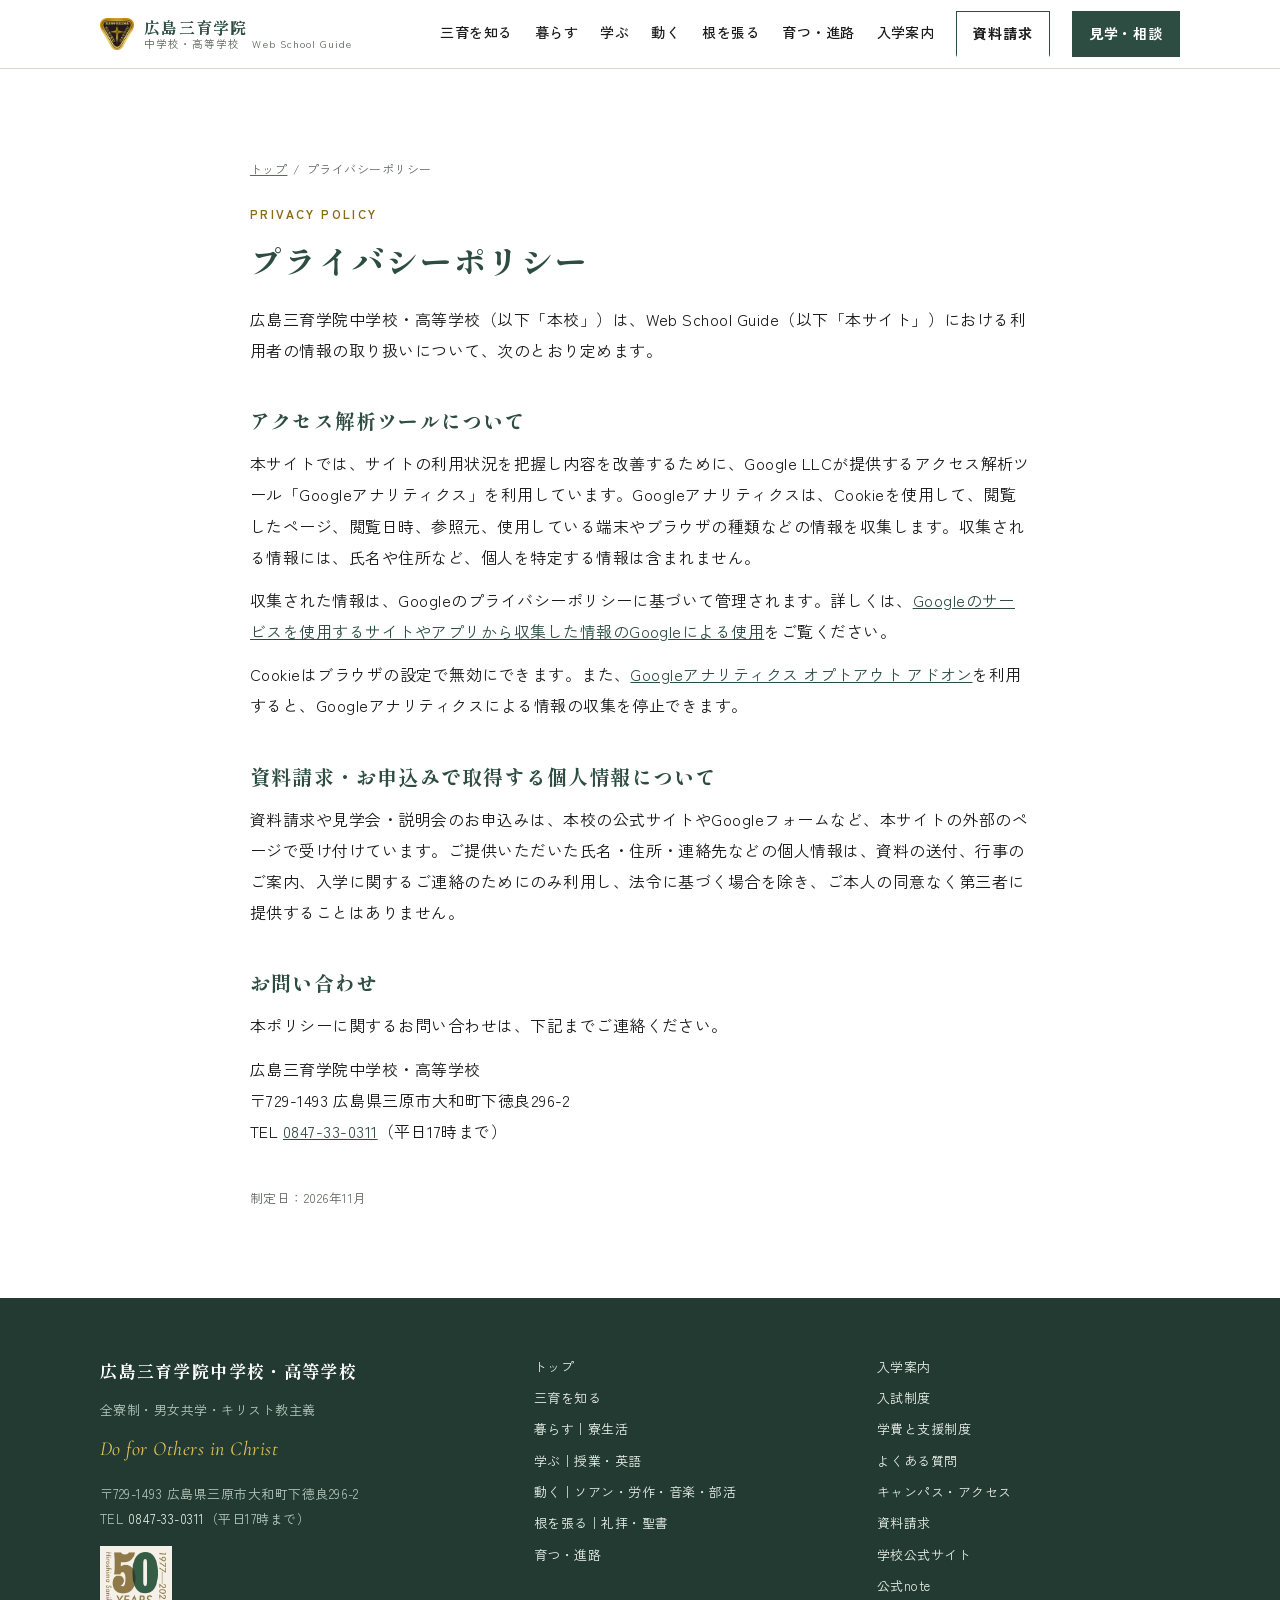
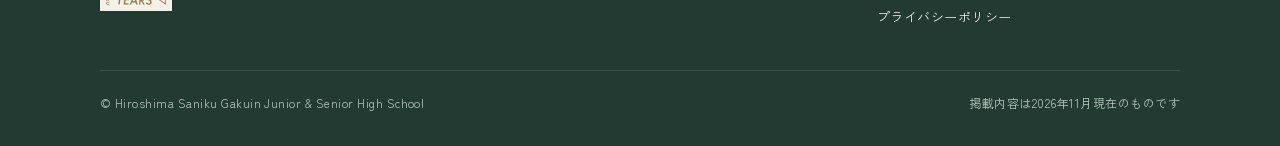
<file: privacy.html>
<!doctype html>
<html lang="ja">
<head>
<meta charset="utf-8">
<meta name="viewport" content="width=device-width, initial-scale=1">
<title>プライバシーポリシー｜広島三育学院 Web School Guide</title>
<meta name="description" content="広島三育学院 Web School Guideにおけるアクセス解析ツールの利用と、個人情報の取り扱いについて。">
<link rel="canonical" href="https://guide.hiroshima.saniku.ed.jp/privacy.html">
<meta property="og:type" content="article">
<meta property="og:site_name" content="広島三育学院中学校・高等学校 Web School Guide">
<meta property="og:title" content="プライバシーポリシー｜広島三育学院 Web School Guide">
<meta property="og:description" content="広島三育学院 Web School Guideにおけるアクセス解析ツールの利用と、個人情報の取り扱いについて。">
<meta property="og:url" content="https://guide.hiroshima.saniku.ed.jp/privacy.html">
<meta property="og:image" content="https://guide.hiroshima.saniku.ed.jp/assets/img/ogp.jpg">
<meta name="twitter:card" content="summary_large_image">
<meta name="theme-color" content="#2e4d42">
<link rel="icon" href="assets/img/emblem.png">
<link rel="preconnect" href="https://fonts.googleapis.com">
<link rel="preconnect" href="https://fonts.gstatic.com" crossorigin>
<link rel="stylesheet" href="https://fonts.googleapis.com/css2?family=Shippori+Mincho:wght@500;600;700;800&amp;family=Zen+Kaku+Gothic+New:wght@400;500;700&amp;family=Cormorant+Garamond:ital,wght@0,300;0,400;0,500;1,300;1,400&amp;display=swap">
<link rel="stylesheet" href="assets/css/style.css">
<script async src="https://www.googletagmanager.com/gtag/js?id=G-ZN9MK3SVNY"></script>
<script>window.dataLayer=window.dataLayer||[];function gtag(){dataLayer.push(arguments);}gtag('js',new Date());gtag('config','G-ZN9MK3SVNY');</script>
</head>
<body>
<a class="skip" href="#main">本文へ移動</a>
<header class="hd">
  <div class="in">
    <a class="logo" href="index.html" aria-label="広島三育学院 Web School Guide トップへ">
      <img src="assets/img/emblem.png" alt="" width="34" height="34">
      <span><b>広島三育学院</b><small>中学校・高等学校　Web School Guide</small></span>
    </a>
    <button class="menu-btn" type="button" aria-label="メニューを開く" aria-expanded="false" aria-controls="gnav"><svg viewBox="0 0 24 24" fill="none" stroke="currentColor" stroke-width="2" aria-hidden="true"><path d="M4 7h16M4 12h16M4 17h16"/></svg></button>
    <nav class="gnav" id="gnav" aria-label="メインメニュー">
      <a href="about.html">三育を知る</a>
      <a href="live.html">暮らす</a>
      <a href="learn.html">学ぶ</a>
      <a href="do.html">動く</a>
      <a href="believe.html">根を張る</a>
      <a href="grow.html">育つ・進路</a>
      <a href="admission.html">入学案内</a>
      <a class="btn" href="https://docs.google.com/a/saniku.ed.jp/forms/d/e/1FAIpQLSfEn3PVfSddrivJyTrLy3nX7ndAHgS3T33gy6OCp4jaVe19fg/viewform?c=0&amp;w=1" target="_blank" rel="noopener">資料請求</a>
      <a class="btn solid" href="admission.html#visit">見学・相談</a>
    </nav>
  </div>
</header>
<main id="main">

<section class="sec">
  <div class="in" style="max-width:820px">
    <nav class="crumb" aria-label="パンくずリスト"><a href="index.html">トップ</a><span>/</span><span>プライバシーポリシー</span></nav>
    <span class="tag">PRIVACY POLICY</span>
    <h1 style="font-size:clamp(24px,3vw,32px)">プライバシーポリシー</h1>
    <p style="margin-top:20px">広島三育学院中学校・高等学校（以下「本校」）は、Web School Guide（以下「本サイト」）における利用者の情報の取り扱いについて、次のとおり定めます。</p>

    <h2 style="font-size:20px;margin-top:40px">アクセス解析ツールについて</h2>
    <p style="margin-top:12px">本サイトでは、サイトの利用状況を把握し内容を改善するために、Google LLCが提供するアクセス解析ツール「Googleアナリティクス」を利用しています。Googleアナリティクスは、Cookieを使用して、閲覧したページ、閲覧日時、参照元、使用している端末やブラウザの種類などの情報を収集します。収集される情報には、氏名や住所など、個人を特定する情報は含まれません。</p>
    <p style="margin-top:12px">収集された情報は、Googleのプライバシーポリシーに基づいて管理されます。詳しくは、<a href="https://policies.google.com/technologies/partner-sites?hl=ja" target="_blank" rel="noopener">Googleのサービスを使用するサイトやアプリから収集した情報のGoogleによる使用</a>をご覧ください。</p>
    <p style="margin-top:12px">Cookieはブラウザの設定で無効にできます。また、<a href="https://tools.google.com/dlpage/gaoptout?hl=ja" target="_blank" rel="noopener">Googleアナリティクス オプトアウト アドオン</a>を利用すると、Googleアナリティクスによる情報の収集を停止できます。</p>

    <h2 style="font-size:20px;margin-top:40px">資料請求・お申込みで取得する個人情報について</h2>
    <p style="margin-top:12px">資料請求や見学会・説明会のお申込みは、本校の公式サイトやGoogleフォームなど、本サイトの外部のページで受け付けています。ご提供いただいた氏名・住所・連絡先などの個人情報は、資料の送付、行事のご案内、入学に関するご連絡のためにのみ利用し、法令に基づく場合を除き、ご本人の同意なく第三者に提供することはありません。</p>

    <h2 style="font-size:20px;margin-top:40px">お問い合わせ</h2>
    <p style="margin-top:12px">本ポリシーに関するお問い合わせは、下記までご連絡ください。</p>
    <p style="margin-top:12px">広島三育学院中学校・高等学校<br>〒729-1493 広島県三原市大和町下徳良296-2<br>TEL <a href="tel:0847330311">0847-33-0311</a>（平日17時まで）</p>

    <p class="note" style="margin-top:40px">制定日：2026年11月</p>
  </div>
</section>
</main>
<footer class="ft">
  <div class="in">
    <div class="cols">
      <div>
        <b>広島三育学院中学校・高等学校</b>
        <p style="margin-top:10px">全寮制・男女共学・キリスト教主義</p>
        <p class="motto">Do for Others in Christ</p>
        <p style="margin-top:12px">〒729-1493 広島県三原市大和町下徳良296-2<br>TEL <a href="tel:0847330311">0847-33-0311</a>（平日17時まで）</p>
        <img class="y50" src="assets/img/logo50.png" alt="広島開校50周年 1977–2027" width="72" height="64">
      </div>
      <div>
        <ul>
          <li><a href="index.html">トップ</a></li>
          <li><a href="about.html">三育を知る</a></li>
          <li><a href="live.html">暮らす｜寮生活</a></li>
          <li><a href="learn.html">学ぶ｜授業・英語</a></li>
          <li><a href="do.html">動く｜ソアン・労作・音楽・部活</a></li>
          <li><a href="believe.html">根を張る｜礼拝・聖書</a></li>
          <li><a href="grow.html">育つ・進路</a></li>
        </ul>
      </div>
      <div>
        <ul>
          <li><a href="admission.html">入学案内</a></li>
          <li><a href="admission.html#exam">入試制度</a></li>
          <li><a href="admission.html#tuition">学費と支援制度</a></li>
          <li><a href="admission.html#faq">よくある質問</a></li>
          <li><a href="admission.html#access">キャンパス・アクセス</a></li>
          <li><a href="https://docs.google.com/a/saniku.ed.jp/forms/d/e/1FAIpQLSfEn3PVfSddrivJyTrLy3nX7ndAHgS3T33gy6OCp4jaVe19fg/viewform?c=0&amp;w=1" target="_blank" rel="noopener">資料請求</a></li>
          <li><a href="https://www.saniku.ac.jp/hiroshima/" target="_blank" rel="noopener">学校公式サイト</a></li>
          <li><a href="https://hsg-edu.note.jp/" target="_blank" rel="noopener">公式note</a></li>
          <li><a href="privacy.html">プライバシーポリシー</a></li>
        </ul>
      </div>
    </div>
    <div class="copy"><span>© Hiroshima Saniku Gakuin Junior &amp; Senior High School</span><span>掲載内容は2026年11月現在のものです</span></div>
  </div>
</footer>
<script src="assets/js/main.js"></script>
</body>
</html>
</file>
<file: assets/css/style.css>
/* =========================================================
   広島三育学院 Web School Guide — 共通スタイル
   色・書体は印刷版（48P学校案内）と共通
   ========================================================= */
:root{
  --green:#2e4d42; --green-d:#223a32; --green-l:#3d6255;
  --cream:#f5f0e8; --cream-d:#efe6cf; --white:#ffffff;
  --ink:#1a1a1a; --mute:#5f655f; --line:#ddd5c7;
  --on-g:#e9efe9; --on-g-mute:#b5c6bd;
  --accent:#e5c455; --accent-d:#8a6d12; --warn:#a5452f;
  --display:"Shippori Mincho","Hiragino Mincho ProN","Yu Mincho",serif;
  --latin:"Cormorant Garamond",Georgia,serif;
  --body:"Zen Kaku Gothic New","Hiragino Sans","Yu Gothic",sans-serif;
  --w:1120px;
  color-scheme:light;
}
*{box-sizing:border-box}
html{scroll-behavior:smooth;scroll-padding-top:84px;-webkit-text-size-adjust:100%}
body{margin:0;background:var(--white);color:var(--ink);font-family:var(--body);font-size:16px;line-height:1.95;letter-spacing:.03em;overflow-x:hidden}
img{max-width:100%;height:auto;display:block}
a{color:var(--green)}
a:hover{color:var(--green-l)}
a:focus-visible,button:focus-visible,summary:focus-visible{outline:2px solid var(--accent);outline-offset:3px}
h1,h2,h3,h4{font-family:var(--display);font-weight:800;letter-spacing:.06em;line-height:1.5;margin:0;color:var(--green)}
p{margin:0}
.in{max-width:var(--w);margin:0 auto;padding-inline:20px}
.en{font-family:var(--latin);font-weight:300;letter-spacing:.04em}
.skip{position:absolute;left:-9999px;top:0;background:#fff;padding:8px 12px;z-index:100}
.skip:focus{left:8px;top:8px}
.kari{display:inline-block;margin:6px 0 0;font-family:var(--body);font-size:11px;font-weight:700;letter-spacing:.06em;line-height:1.6;color:var(--warn);border:1px solid var(--warn);padding:0 7px;border-radius:2px;background:#fff;vertical-align:middle}
/* 公開時に「要確認」表示をすべて隠す場合は、次の行の前後のコメント記号を外す */
/* .kari{display:none !important} */

/* ---------- header ---------- */
.hd{position:sticky;top:0;z-index:50;background:rgba(255,255,255,.96);backdrop-filter:blur(8px);border-bottom:1px solid var(--line)}
.hd .in{display:flex;align-items:center;gap:20px;height:68px}
.logo{display:flex;align-items:center;gap:10px;text-decoration:none;color:var(--green);flex:none}
.logo img{width:34px;height:34px;object-fit:contain}
.logo span{display:grid;line-height:1.25}
.logo b{font-family:var(--display);font-weight:800;font-size:16px;letter-spacing:.08em}
.logo small{font-size:10.5px;letter-spacing:.1em;color:var(--mute)}
.gnav{margin-left:auto;display:flex;align-items:center;gap:22px;font-size:14px;font-weight:500}
.gnav a{text-decoration:none;color:var(--ink);padding:6px 0;border-bottom:2px solid transparent}
.gnav a:hover{color:var(--green)}
.gnav a[aria-current="page"]{border-bottom-color:var(--accent);color:var(--green)}
.btn{display:inline-flex;align-items:center;justify-content:center;gap:8px;min-height:44px;text-decoration:none;font-size:14px;font-weight:700;letter-spacing:.06em;padding:10px 22px;border:1.5px solid var(--green);color:var(--green);background:transparent;white-space:nowrap;transition:background .2s,color .2s}
.btn:hover{background:var(--green);color:#fff}
.btn.solid{background:var(--green);color:#fff}
.btn.solid:hover{background:var(--green-d)}
.btn.light{border-color:#fff;color:#fff}
.btn.light:hover{background:#fff;color:var(--green)}
.btn.gold{background:var(--accent);border-color:var(--accent);color:var(--green-d)}
.btn.gold:hover{background:#d9b743}
.btn svg{width:16px;height:16px}
.menu-btn{display:none;margin-left:auto;width:44px;height:44px;border:1px solid var(--line);background:#fff;border-radius:6px;align-items:center;justify-content:center;cursor:pointer;color:var(--green)}
.menu-btn svg{width:22px;height:22px}
@media (max-width:1040px){
  .gnav{display:none;position:absolute;top:68px;left:0;right:0;flex-direction:column;align-items:stretch;gap:0;background:#fff;border-bottom:1px solid var(--line);padding:8px 20px 20px;box-shadow:0 12px 24px rgba(0,0,0,.06)}
  .gnav.open{display:flex}
  .gnav a{padding:14px 4px;border-bottom:1px solid var(--line);font-size:15px}
  .gnav a[aria-current="page"]{border-bottom-color:var(--line);color:var(--green);font-weight:700}
  .gnav .btn{margin-top:16px;border-bottom:1.5px solid var(--green)}
  .menu-btn{display:inline-flex}
}

/* ---------- page hero（下層） ---------- */
.phero{background:var(--cream);overflow:hidden}
.phero .in{display:grid;grid-template-columns:minmax(0,1fr) minmax(0,1.1fr);gap:48px;align-items:center;padding-block:56px 64px}
.crumb{display:flex;flex-wrap:wrap;gap:6px;font-size:12px;color:var(--mute);margin-bottom:22px}
.crumb a{color:var(--mute)}
.phero .big{display:block;font-family:var(--latin);font-weight:300;font-size:clamp(64px,10vw,120px);line-height:.9;color:var(--green);letter-spacing:0}
.phero h1{font-size:clamp(26px,3.4vw,38px);margin-top:18px}
.phero .sub{display:block;font-size:12px;letter-spacing:.2em;color:var(--accent-d);font-weight:700;margin-top:14px}
.phero p.lead{margin-top:18px;font-size:16px;line-height:2}
.phero figure{margin:0;position:relative}
.phero figure img{width:100%;aspect-ratio:4/3;object-fit:cover}
.phero figcaption{position:absolute;left:-24px;bottom:-24px;max-width:340px;background:#fff;padding:16px 20px;font-family:var(--display);font-weight:600;font-size:14px;line-height:1.8;color:var(--green);box-shadow:0 10px 30px rgba(0,0,0,.08)}
.phero figcaption small{display:block;font-family:var(--body);font-weight:400;font-size:11px;color:var(--mute);margin-top:4px}
@media (max-width:820px){
  .phero .in{grid-template-columns:1fr;gap:36px;padding-block:32px 56px}
  .phero figcaption{left:12px;right:12px;bottom:-28px;max-width:none}
}

/* ---------- section ---------- */
.sec{padding-block:88px}
.sec.cream{background:var(--cream)}
.sec.green{background:var(--green);color:var(--on-g)}
.sec.green h2,.sec.green h3{color:#fff}
.sec:not(.cream):not(.green) + .sec:not(.cream):not(.green){padding-top:0}
.sec.cream + .sec.cream{padding-top:0}
.tag{display:block;font-size:12px;letter-spacing:.2em;font-weight:700;color:var(--accent-d);margin-bottom:10px}
.sec.green .tag{color:var(--accent)}
.sec h2{font-size:clamp(24px,3vw,32px)}
.sec .lead{margin-top:18px;max-width:760px;font-size:16px}
.head{margin-bottom:44px}
.head.center{text-align:center}
.head.center .lead{margin-inline:auto}
.note{font-size:12.5px;color:var(--mute);line-height:1.8;margin-top:14px}
.sec.green .note{color:var(--on-g-mute)}

/* grids */
.g2,.g3,.g4{display:grid;gap:24px}
.g2{grid-template-columns:repeat(2,minmax(0,1fr))}
.g3{grid-template-columns:repeat(3,minmax(0,1fr))}
.g4{grid-template-columns:repeat(4,minmax(0,1fr))}
@media (max-width:900px){.g3,.g4{grid-template-columns:repeat(2,minmax(0,1fr))}}
@media (max-width:620px){.g2,.g3,.g4{grid-template-columns:1fr}}
.split{display:grid;grid-template-columns:minmax(0,1fr) minmax(0,1fr);gap:56px;align-items:center}
.split.rev > :first-child{order:2}
@media (max-width:820px){.split{grid-template-columns:1fr;gap:28px}.split.rev > :first-child{order:0}}
.split img{width:100%;aspect-ratio:3/2;object-fit:cover}

/* cards */
.card{background:#fff;padding:26px 24px;display:flex;flex-direction:column;gap:10px;border:1px solid var(--line)}
.sec.cream .card{border-color:transparent}
.sec.green .card{background:rgba(255,255,255,.07);border-color:rgba(255,255,255,.14);color:var(--on-g)}
.card h3{font-size:19px}
.card .num{font-family:var(--latin);font-size:15px;letter-spacing:.14em;color:var(--accent-d)}
.sec.green .card .num{color:var(--accent)}
.card p{font-size:14.5px;line-height:1.9}
.card img{margin:-26px -24px 8px;width:calc(100% + 48px);max-width:none;aspect-ratio:3/2;object-fit:cover}
.card .pill{align-self:flex-start;font-size:11.5px;font-weight:700;letter-spacing:.06em;color:var(--green);background:var(--cream-d);padding:2px 10px}

/* placeholder for photos */
.ph{background:repeating-linear-gradient(135deg,#ebe4d7 0 12px,#e3dbcc 12px 24px);display:flex;align-items:center;justify-content:center;text-align:center;color:var(--mute);font-size:12.5px;letter-spacing:.08em;aspect-ratio:3/2;padding:12px}

/* quotes */
.quote{position:relative;background:#fff;padding:28px 28px 24px;border-top:3px solid var(--accent)}
.quote p{font-family:var(--display);font-weight:600;font-size:16.5px;line-height:1.95;color:var(--green)}
.quote cite{display:block;font-style:normal;font-size:12px;color:var(--mute);margin-top:10px}
.sec.cream .quote{background:#fff}
.voice-strip{background:var(--green);color:#fff;padding:44px 0}
.voice-strip blockquote{margin:0;text-align:center;font-family:var(--display);font-weight:600;font-size:clamp(17px,2.2vw,22px);line-height:1.8}
.voice-strip cite{display:block;font-style:normal;font-family:var(--body);font-weight:400;font-size:12.5px;color:var(--on-g-mute);margin-top:10px}

/* stats */
.stats{display:grid;grid-template-columns:repeat(auto-fit,minmax(200px,1fr));gap:24px}
.stat{border-top:1px solid var(--green);padding-top:16px}
.stat b{display:block;font-family:var(--latin);font-weight:400;font-size:56px;line-height:1;color:var(--green)}
.stat b small{font-family:var(--display);font-size:20px;margin-left:4px}
.stat span{display:block;font-size:13.5px;margin-top:10px;line-height:1.7}
.sec.green .stat{border-color:rgba(255,255,255,.4)}
.sec.green .stat b{color:#fff}

/* tables */
.tbl-wrap{overflow-x:auto;-webkit-overflow-scrolling:touch;border:1px solid var(--line);background:#fff}
table{border-collapse:collapse;width:100%;min-width:560px;font-size:14px;line-height:1.7}
th,td{padding:12px 14px;border-bottom:1px solid var(--line);text-align:left;vertical-align:top}
thead th{background:var(--green);color:#fff;font-weight:700;font-size:13px;letter-spacing:.06em}
tbody th{background:var(--cream);color:var(--green);font-weight:700;white-space:nowrap}
tbody tr:last-child th,tbody tr:last-child td{border-bottom:none}
td.num{text-align:right;font-variant-numeric:tabular-nums;white-space:nowrap}

/* timeline / schedule */
.sched{display:grid;grid-template-columns:72px minmax(0,1fr);border-top:1px solid var(--line)}
.sched dt,.sched dd{margin:0;padding:10px 0;border-bottom:1px solid var(--line);font-size:14.5px}
.sched dt{font-family:var(--latin);font-size:18px;color:var(--green);line-height:1.6}
.hist{list-style:none;margin:0;padding:0;border-left:1px solid var(--green)}
.hist li{position:relative;padding:0 0 18px 26px;font-size:14.5px}
.hist li::before{content:"";position:absolute;left:-5px;top:9px;width:9px;height:9px;border-radius:50%;background:var(--green)}
.hist li.hi::before{background:var(--accent);box-shadow:0 0 0 3px var(--cream-d)}
.hist b{display:block;font-family:var(--latin);font-weight:400;font-size:22px;line-height:1.3;color:var(--green)}

/* steps */
.steps{display:grid;grid-template-columns:repeat(3,minmax(0,1fr));gap:0;counter-reset:st}
.steps > div{position:relative;padding:24px 28px;background:#fff;border:1px solid var(--line)}
.steps > div + div{border-left:none}
.steps > div:not(:last-child)::after{content:"";position:absolute;right:-9px;top:50%;width:16px;height:16px;background:#fff;border-top:1px solid var(--line);border-right:1px solid var(--line);transform:translateY(-50%) rotate(45deg);z-index:1}
.steps .num{font-family:var(--latin);font-size:14px;letter-spacing:.14em;color:var(--accent-d)}
.steps h3{font-size:22px;margin:4px 0 6px}
.steps p{font-size:14px}
@media (max-width:720px){
  .steps{grid-template-columns:1fr}
  .steps > div + div{border-left:1px solid var(--line);border-top:none}
  .steps > div:not(:last-child)::after{right:auto;left:50%;top:auto;bottom:-9px;transform:translateX(-50%) rotate(135deg)}
}

/* checklist (pull) */
.checks{list-style:none;margin:0;padding:0;display:grid;grid-template-columns:repeat(2,minmax(0,1fr));gap:0 40px;border-top:1px solid var(--green)}
.checks li{display:grid;grid-template-columns:22px minmax(0,1fr);gap:12px;padding:16px 0;border-bottom:1px dashed var(--line);font-family:var(--display);font-weight:600;font-size:16px;line-height:1.7}
.checks li::before{content:"";width:18px;height:18px;margin-top:5px;border:1.5px solid var(--green)}
@media (max-width:720px){.checks{grid-template-columns:1fr}}

/* verbs (top) */
.verbs{display:grid;grid-template-columns:repeat(4,minmax(0,1fr));gap:2px;background:var(--line)}
.verb{position:relative;display:flex;flex-direction:column;background:#fff;text-decoration:none;color:var(--ink)}
.verb img{width:100%;aspect-ratio:4/5;object-fit:cover;transition:opacity .3s}
.verb:hover img{opacity:.88}
.verb .t{padding:20px 22px 26px;display:flex;flex-direction:column;gap:6px}
.verb .t i{font-style:normal;font-family:var(--latin);font-size:32px;line-height:1;color:var(--green)}
.verb .t b{font-family:var(--display);font-size:20px;color:var(--green);letter-spacing:.1em}
.verb .t span{font-size:13.5px;color:var(--mute);line-height:1.7}
.verb .t em{font-style:normal;font-size:12px;color:var(--accent-d);font-weight:700;letter-spacing:.08em;margin-top:6px}
@media (max-width:900px){.verbs{grid-template-columns:repeat(2,minmax(0,1fr))}}

/* FAQ */
.faq{border-top:1px solid var(--line)}
.faq details{border-bottom:1px solid var(--line)}
.faq summary{list-style:none;cursor:pointer;display:grid;grid-template-columns:32px minmax(0,1fr) 24px;gap:12px;align-items:start;padding:18px 4px;font-weight:700;font-size:15.5px;line-height:1.7}
.faq summary::-webkit-details-marker{display:none}
.faq summary::before{content:"Q";font-family:var(--latin);font-size:22px;line-height:1.2;color:var(--accent-d)}
.faq summary::after{content:"+";font-size:22px;line-height:1.2;color:var(--green);text-align:center}
.faq details[open] summary::after{content:"−"}
.faq .a{display:grid;grid-template-columns:32px minmax(0,1fr);gap:12px;padding:0 4px 20px;font-size:15px}
.faq .a::before{content:"A";font-family:var(--latin);font-size:22px;line-height:1.2;color:var(--green)}

/* CTA band */
.cta{background:var(--green);color:var(--on-g);padding-block:80px}
.cta h2{color:#fff;font-size:clamp(24px,3vw,32px)}
.cta .doors{display:grid;grid-template-columns:repeat(3,minmax(0,1fr));gap:20px;margin-top:40px}
.door{display:flex;flex-direction:column;gap:8px;padding:26px 24px;background:rgba(255,255,255,.06);border:1px solid rgba(255,255,255,.16);color:#fff;text-decoration:none;transition:background .2s}
.door:hover{background:rgba(255,255,255,.12);color:#fff}
.door i{font-style:normal;font-family:var(--latin);font-size:16px;letter-spacing:.14em;color:var(--accent)}
.door b{font-family:var(--display);font-size:24px;letter-spacing:.1em}
.door span{font-size:14px;color:var(--on-g);line-height:1.8}
@media (max-width:820px){.cta .doors{grid-template-columns:1fr}}
.cta .contact{display:flex;flex-wrap:wrap;align-items:center;gap:16px 28px;margin-top:36px;padding-top:28px;border-top:1px solid rgba(255,255,255,.2)}
.cta .tel{font-family:var(--latin);font-size:32px;color:#fff;text-decoration:none;letter-spacing:.04em}
.cta .tel small{font-family:var(--body);font-size:12px;color:var(--on-g-mute);margin-left:8px}

/* footer */
.ft{background:var(--green-d);color:var(--on-g-mute);font-size:13px;padding-block:56px 32px}
.ft .cols{display:grid;grid-template-columns:minmax(0,1.3fr) repeat(2,minmax(0,1fr));gap:40px}
.ft b{color:#fff;font-family:var(--display);font-size:17px;letter-spacing:.08em}
.ft a{color:var(--on-g);text-decoration:none}
.ft a:hover{text-decoration:underline;color:#fff}
.ft ul{list-style:none;margin:0;padding:0;display:grid;gap:6px}
.ft .motto{font-family:var(--latin);font-style:italic;font-size:20px;color:var(--accent);margin-top:8px}
.ft .copy{margin-top:40px;padding-top:20px;border-top:1px solid rgba(255,255,255,.12);display:flex;justify-content:space-between;flex-wrap:wrap;gap:12px;font-size:12px}
.ft .y50{width:72px;background:var(--cream);padding:6px;margin-top:14px}
@media (max-width:760px){.ft .cols{grid-template-columns:1fr}}

/* top hero */
.hero{position:relative;min-height:min(88vh,760px);display:flex;align-items:flex-end;color:#fff;overflow:hidden;background:var(--green-d)}
.hero > img.bg{position:absolute;inset:0;width:100%;height:100%;object-fit:cover}
.hero::after{content:"";position:absolute;inset:0;background:linear-gradient(180deg,rgba(20,30,26,.15) 30%,rgba(20,30,26,.7) 100%)}
.hero .in{position:relative;z-index:1;width:100%;padding-block:0 64px}
.hero h1{color:#fff;font-size:clamp(40px,7vw,80px);letter-spacing:.14em;line-height:1.3}
.hero .en{display:block;font-size:clamp(18px,2.4vw,26px);color:var(--accent);font-style:italic;margin-top:10px;letter-spacing:.1em}
.hero p{margin-top:20px;font-size:15px;letter-spacing:.1em}
.hero .y50{position:absolute;right:20px;top:24px;z-index:1;width:96px;background:rgba(245,240,232,.92);padding:8px}

/* misc */
.chips{display:flex;flex-wrap:wrap;gap:8px}
.chips span{font-size:13px;padding:4px 12px;background:var(--cream);color:var(--green);font-weight:500}
.sec.cream .chips span{background:#fff}
.bar{display:flex;height:40px;width:100%;margin-top:16px}
.bar span{display:flex;align-items:center;justify-content:center;color:#fff;font-size:13px;font-weight:700;white-space:nowrap;overflow:hidden}
.legend{display:flex;flex-wrap:wrap;gap:8px 20px;font-size:13px;margin-top:12px}
.legend i{display:inline-block;width:12px;height:12px;margin-right:6px;vertical-align:-1px}
.mini-list{list-style:none;margin:0;padding:0;display:grid;gap:8px}
.mini-list li{position:relative;padding-left:18px;font-size:14.5px;line-height:1.75}
.mini-list li::before{content:"";position:absolute;left:2px;top:10px;width:6px;height:6px;border-radius:50%;background:var(--green)}
.mini-list li:has(> b){display:grid;grid-template-columns:5.5em minmax(0,1fr);column-gap:10px;align-items:start}
.mini-list li b{color:var(--green)}
.sec.green .mini-list li::before{background:var(--accent)}
.box{background:#fff;padding:32px 32px 28px;border:1px solid var(--line)}
.sec.cream .box{border-color:transparent}
.ba{display:grid;grid-template-columns:64px minmax(0,1fr);gap:4px 10px;font-size:14px;line-height:1.7}
.ba dt{font-family:var(--latin);font-size:16px;color:var(--mute)}
.ba dt.af{color:var(--green);font-weight:500}
.ba dd{margin:0}
.ba dd.af{font-weight:700}
.next-page{display:flex;justify-content:space-between;gap:16px;flex-wrap:wrap;padding-block:40px;border-top:1px solid var(--line)}
.next-page a{display:flex;flex-direction:column;text-decoration:none;color:var(--green);font-family:var(--display);font-weight:700;font-size:18px}
.next-page a small{font-family:var(--body);font-weight:400;font-size:12px;color:var(--mute);letter-spacing:.1em}
.next-page a.r{text-align:right;margin-left:auto}
.reveal{opacity:0;transform:translateY(16px);transition:opacity .7s ease,transform .7s ease}
.reveal.on{opacity:1;transform:none}
@media (prefers-reduced-motion:reduce){.reveal{opacity:1;transform:none;transition:none}html{scroll-behavior:auto}}
.stat span.kari{display:inline-block;margin-top:8px}

/* ---------- 写真番号（確認モード：html.photo-review のときだけ表示） ---------- */
.photo-badge{position:absolute;z-index:40;pointer-events:none;background:#e5c455;color:#1a1a1a;font:700 13px/1 var(--body);letter-spacing:.06em;padding:6px 9px;border:2px solid #1a1a1a;box-shadow:0 2px 6px rgba(0,0,0,.25);white-space:nowrap}
.photo-badge small{font-weight:500;font-size:11px;margin-left:6px}
html.photo-review [data-photo]{outline:3px dashed #e5c455;outline-offset:-3px}
.review-bar{position:fixed;left:12px;bottom:12px;z-index:60;background:#1a1a1a;color:#fff;font-size:12.5px;padding:8px 14px;border-radius:999px;box-shadow:0 4px 14px rgba(0,0,0,.3)}
.review-bar a{color:#e5c455;margin-left:8px}

/* ---------- gallery（スライド） ---------- */
.gallery{position:relative}
.gl-track{list-style:none;margin:0;padding:0;display:flex;overflow-x:auto;scroll-snap-type:x mandatory;scroll-behavior:smooth;scrollbar-width:none;-webkit-overflow-scrolling:touch}
.gl-track::-webkit-scrollbar{display:none}
.gl-track:focus-visible{outline:2px solid var(--accent);outline-offset:3px}
.gl-slide{flex:0 0 100%;scroll-snap-align:start}
.gl-slide img{width:100%;aspect-ratio:4/3;object-fit:cover}
.gl-ctrl{display:flex;align-items:center;justify-content:space-between;gap:16px;margin-top:14px}
.gl-ctrl button{width:44px;height:44px;border:1px solid var(--green);background:#fff;color:var(--green);display:inline-flex;align-items:center;justify-content:center;cursor:pointer}
.gl-ctrl button:hover{background:var(--green);color:#fff}
.gl-ctrl button svg{width:18px;height:18px}
.gl-dots{display:flex;gap:8px}
.gl-dots span{width:8px;height:8px;border-radius:50%;background:var(--line);transition:background .2s}
.gl-dots span.on{background:var(--green)}

/* hero 写真の位置（窓辺の2人が中央に来るように） */
.hero > img.bg{object-position:62% center}
@media (max-width:760px){
  .hero::after{background:linear-gradient(180deg,rgba(20,30,26,.1) 20%,rgba(20,30,26,.78) 100%)}
}

/* ロゴ類は切り抜かず、元の比率のまま表示 */
img[src*="logo"],img[src*="emblem"]{aspect-ratio:auto !important;object-fit:contain !important;height:auto}
.logo img{height:34px}
.gnav .btn{flex:none;padding:8px 16px;min-height:40px}
@media (min-width:1041px) and (max-width:1200px){.gnav{gap:14px;font-size:13.5px}}
table.fit{min-width:0}
@media (max-width:620px){table.fit th,table.fit td{padding:10px 10px;font-size:13px}}
table.fit tbody th,table.fit td.num{white-space:normal}
</file>
